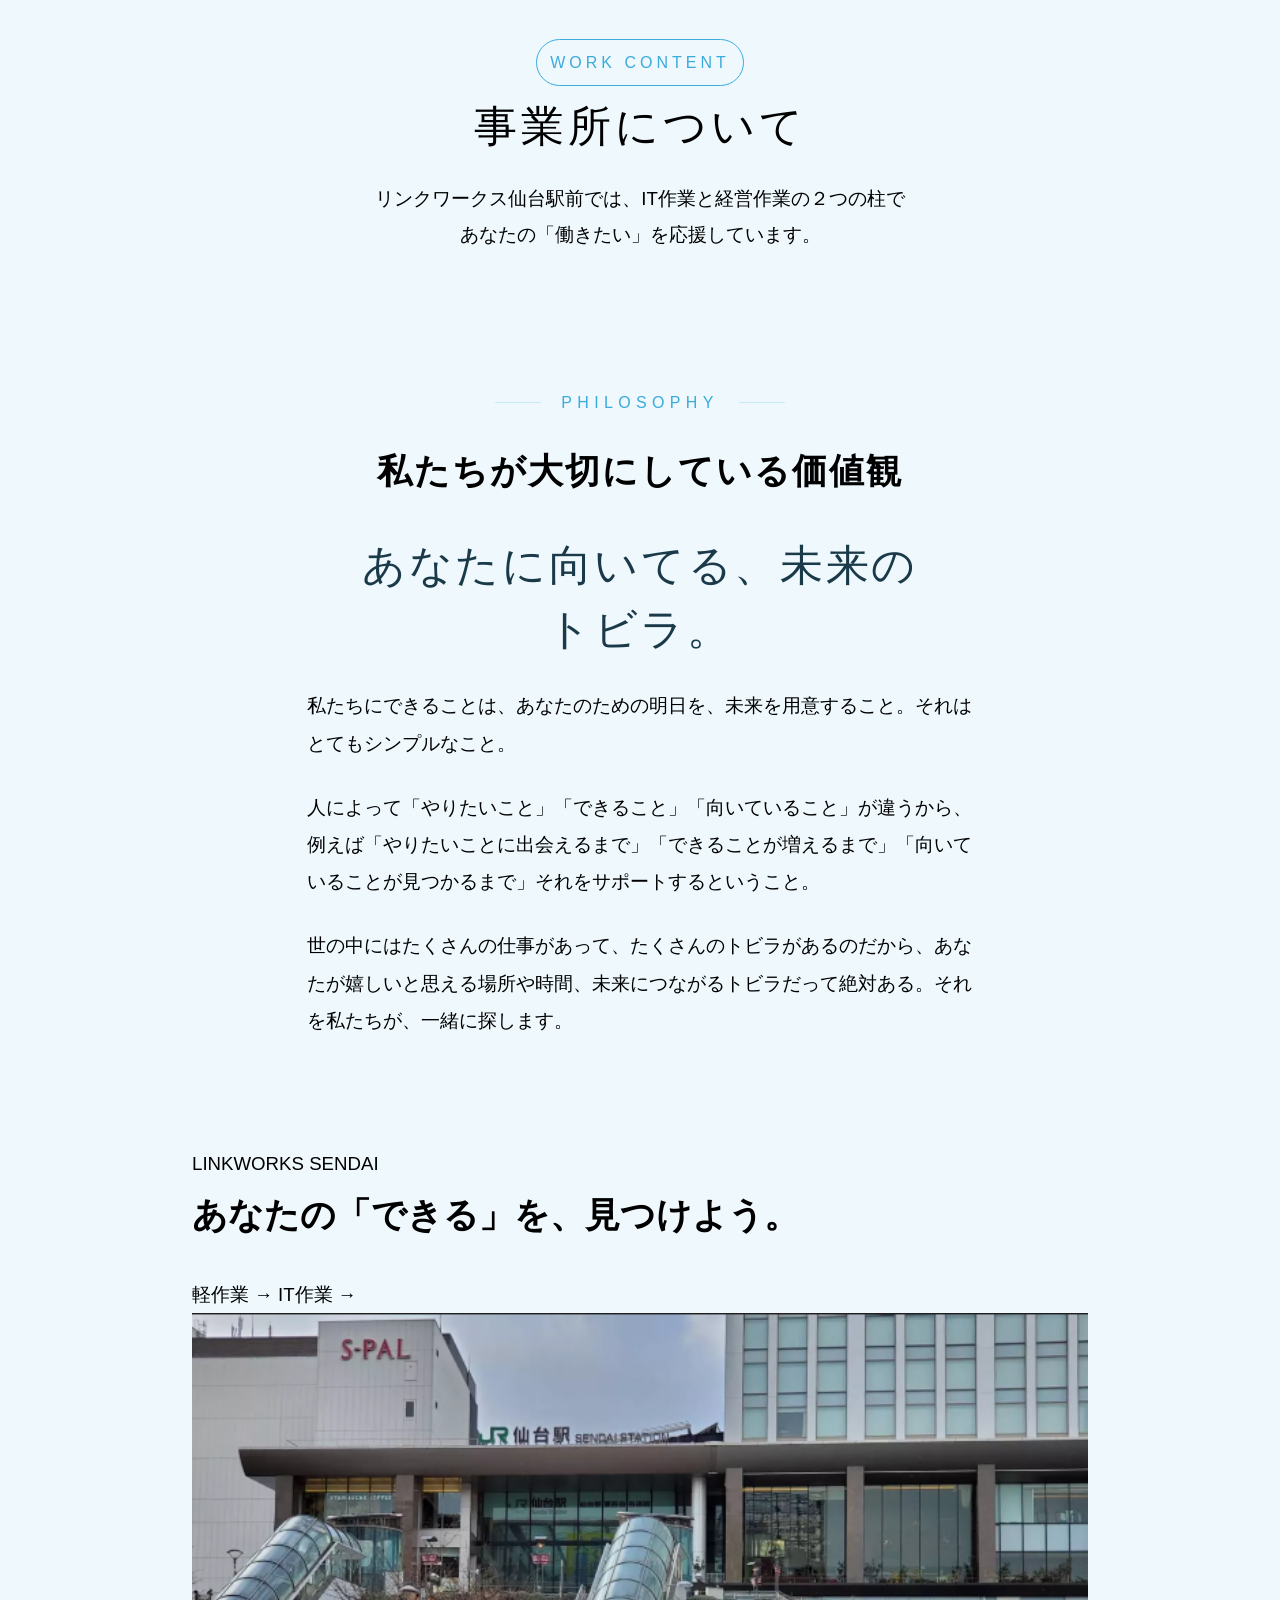
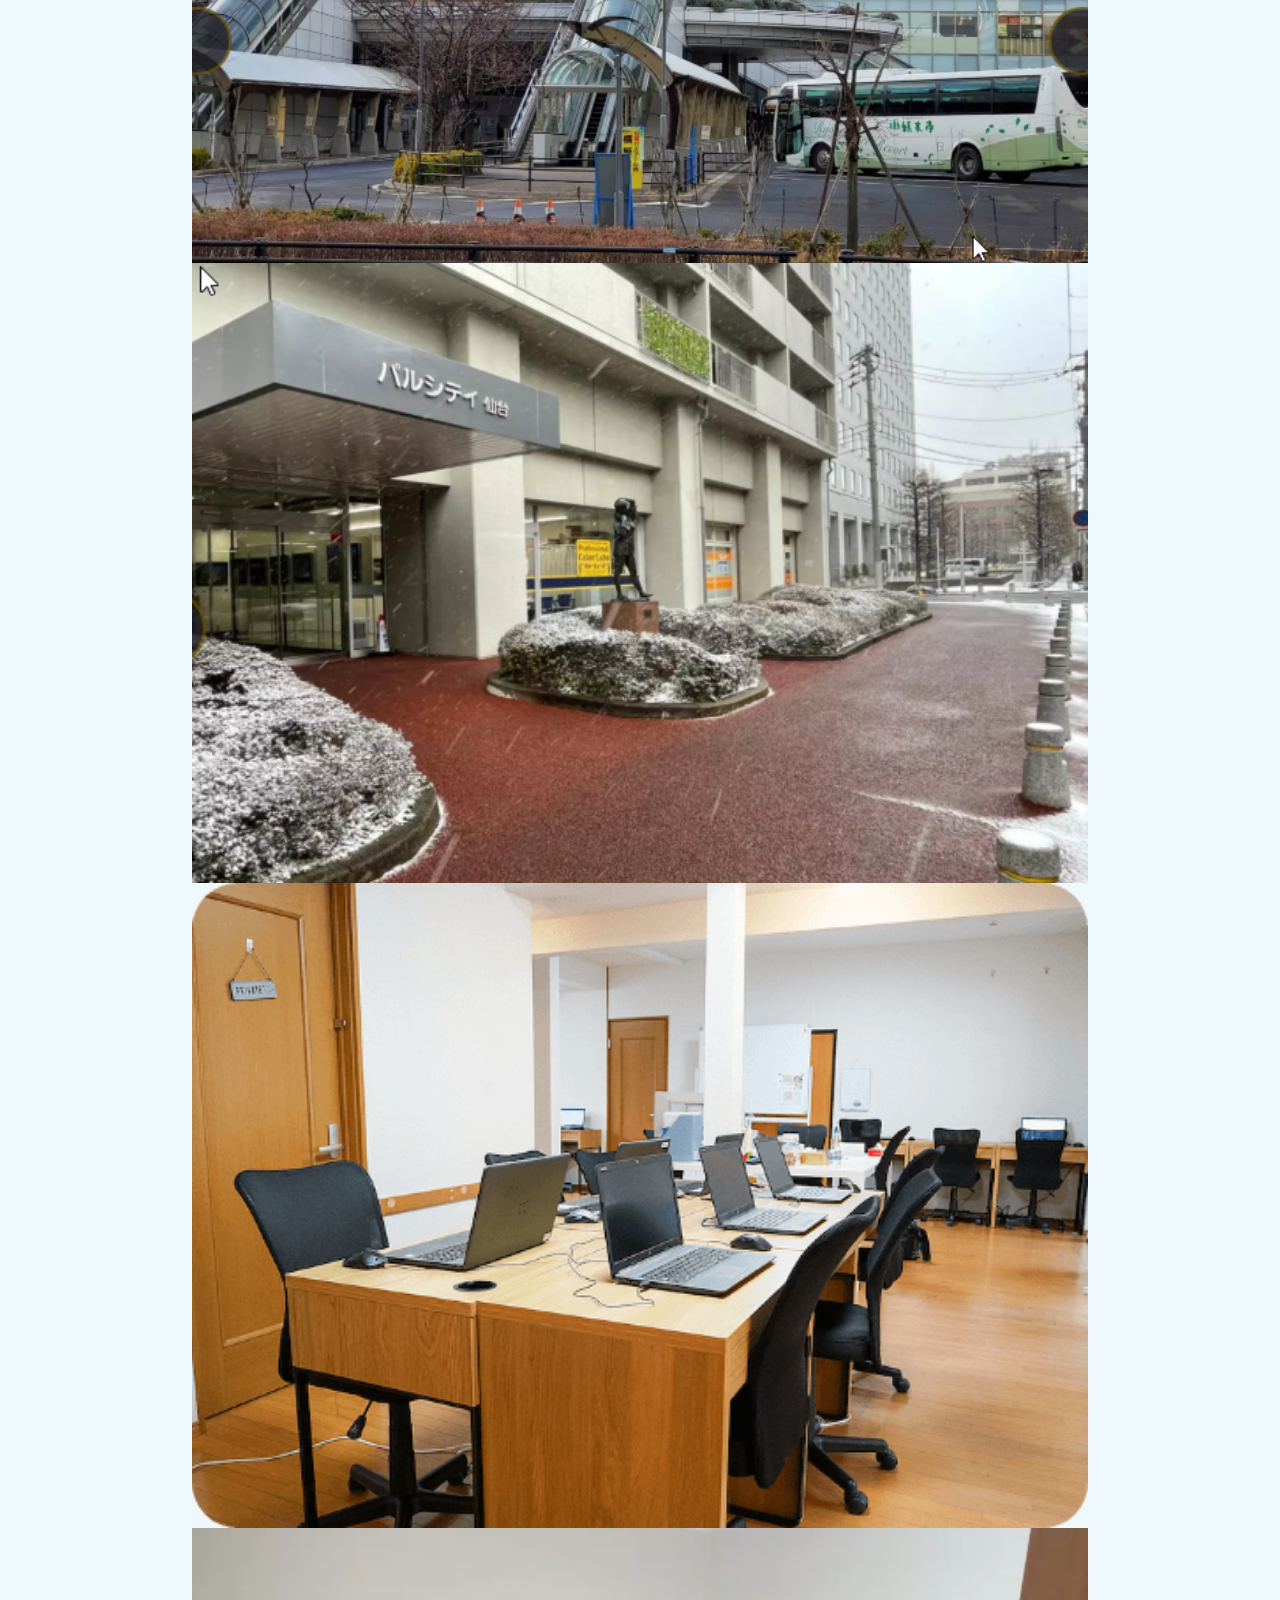
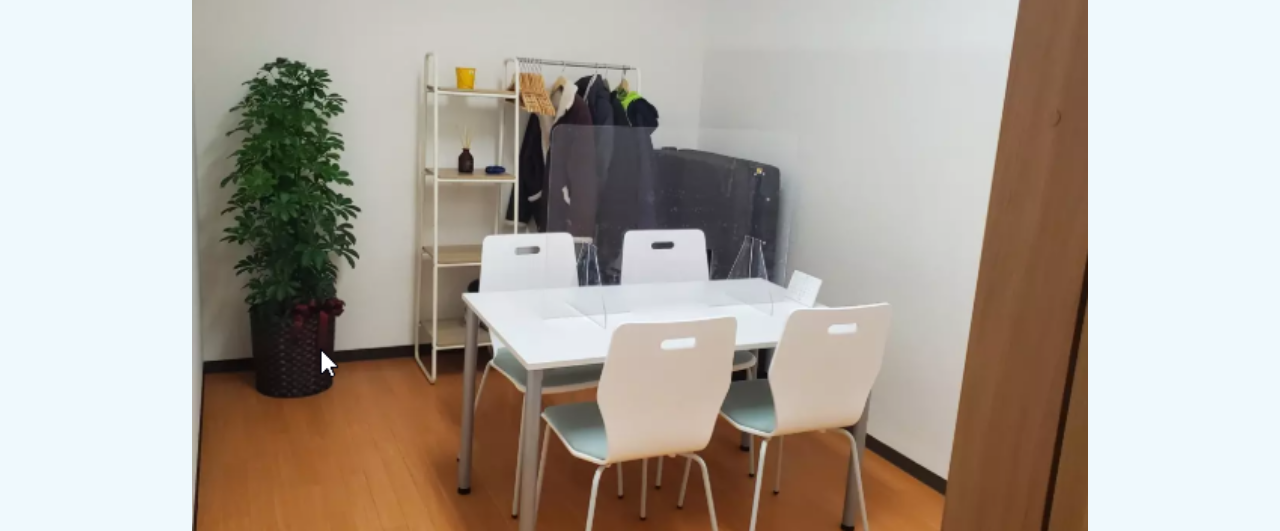
<file: index.html>
<!doctype html>
<html lang="ja">
  <head>
    <meta charset="UTF-8" />
    <meta name="viewport" content="width=device-width, initial-scale=1.0" />
    <title>リンクワークス | 就労継続支援事業所A型</title>
    <link rel="preconnect" href="https://fonts.googleapis.com" />
    <link rel="preconnect" href="https://fonts.gstatic.com" crossorigin />
    <link href="https://fonts.googleapis.com/css2?family=Zen+Maru+Gothic:wght@400;500;700&amp;display=swap" rel="stylesheet" />
    <link rel="stylesheet" href="css/reset.css" />
    <link rel="stylesheet" href="css/style.css" />
    <link rel="stylesheet" href="css/works.css" />
  </head>
  <body>
    <header></header>
    <main>
      <!-- ===============================================
       事業所について
       =============================================== -->
      <section class="works_area">
        <span class="work_label">WORK CONTENT</span>
        <h1 class="works_title">事業所について</h1>
        <p class="works_description">リンクワークス仙台駅前では、IT作業と経営作業の２つの柱で<br />あなたの「働きたい」を応援しています。</p>
      </section>
      <!-- ===============================================
       企業理念・価値観
       =============================================== -->
      <section class="philosophy_area">
        <span class="section_label">PHILOSOPHY</span>
        <h2 class="section_title">私たちが大切にしている価値観</h2>
        <p class="philosophy_catch">あなたに向いてる、未来の<br />トビラ。</p>
        <p class="philosophy_description">私たちにできることは、あなたのための明日を、未来を用意すること。それはとてもシンプルなこと。</p>
        <p class="philosophy_description">人によって「やりたいこと」「できること」「向いていること」が違うから、例えば「やりたいことに出会えるまで」「できることが増えるまで」「向いていることが見つかるまで」それをサポートするということ。</p>
        <p class="philosophy_description">世の中にはたくさんの仕事があって、たくさんのトビラがあるのだから、あなたが嬉しいと思える場所や時間、未来につながるトビラだって絶対ある。それを私たちが、一緒に探します。</p>
      </section>
      <!-- ===============================================
       作業リンク
       
       =============================================== -->
      <!-- 作業リンクセクション外枠【flex 横2列: テキスト側 + 画像側】 -->
      <section class="link_area">
        <!-- └ テキスト側（左） -->
        <div class="link_text">
          <span class="link_label">LINKWORKS SENDAI</span>
          <h2 class="link_title">あなたの「できる」を、見つけよう。</h2>
          <!-- ボタン外枠【flex 横2列: 軽作業ボタン + IT作業ボタン】 -->
          <div class="link_wrapper">
            <a class="link_button" href="light_works.html"
              >軽作業

              <span class="link_icon left_size">→</span>
            </a>
            <a class="link_button" href="it_works.html"
              >IT作業
              <span class="link_icon right_size">→</span>
            </a>
          </div>
        </div>
        <!-- └ 画像側（右） grid 2列-->
        <div class="link_grid">
          <img class="link_img" src="img/仙台駅.png" alt="PC作業スペースの写真" />
          <img class="link_img" src="img/東口リンクワークス.png" alt="軽作業スペースの写真" />
          <img class="link_img" src="img/デスク風景.png" alt="PC作業スペースの写真" />
          <img class="link_img" src="img/リンクワークス相談室.png" alt="軽作業スペースの写真" />
        </div>
      </section>
    </main>
    <script src="js/script.js"></script>
  </body>
</html>
</file>
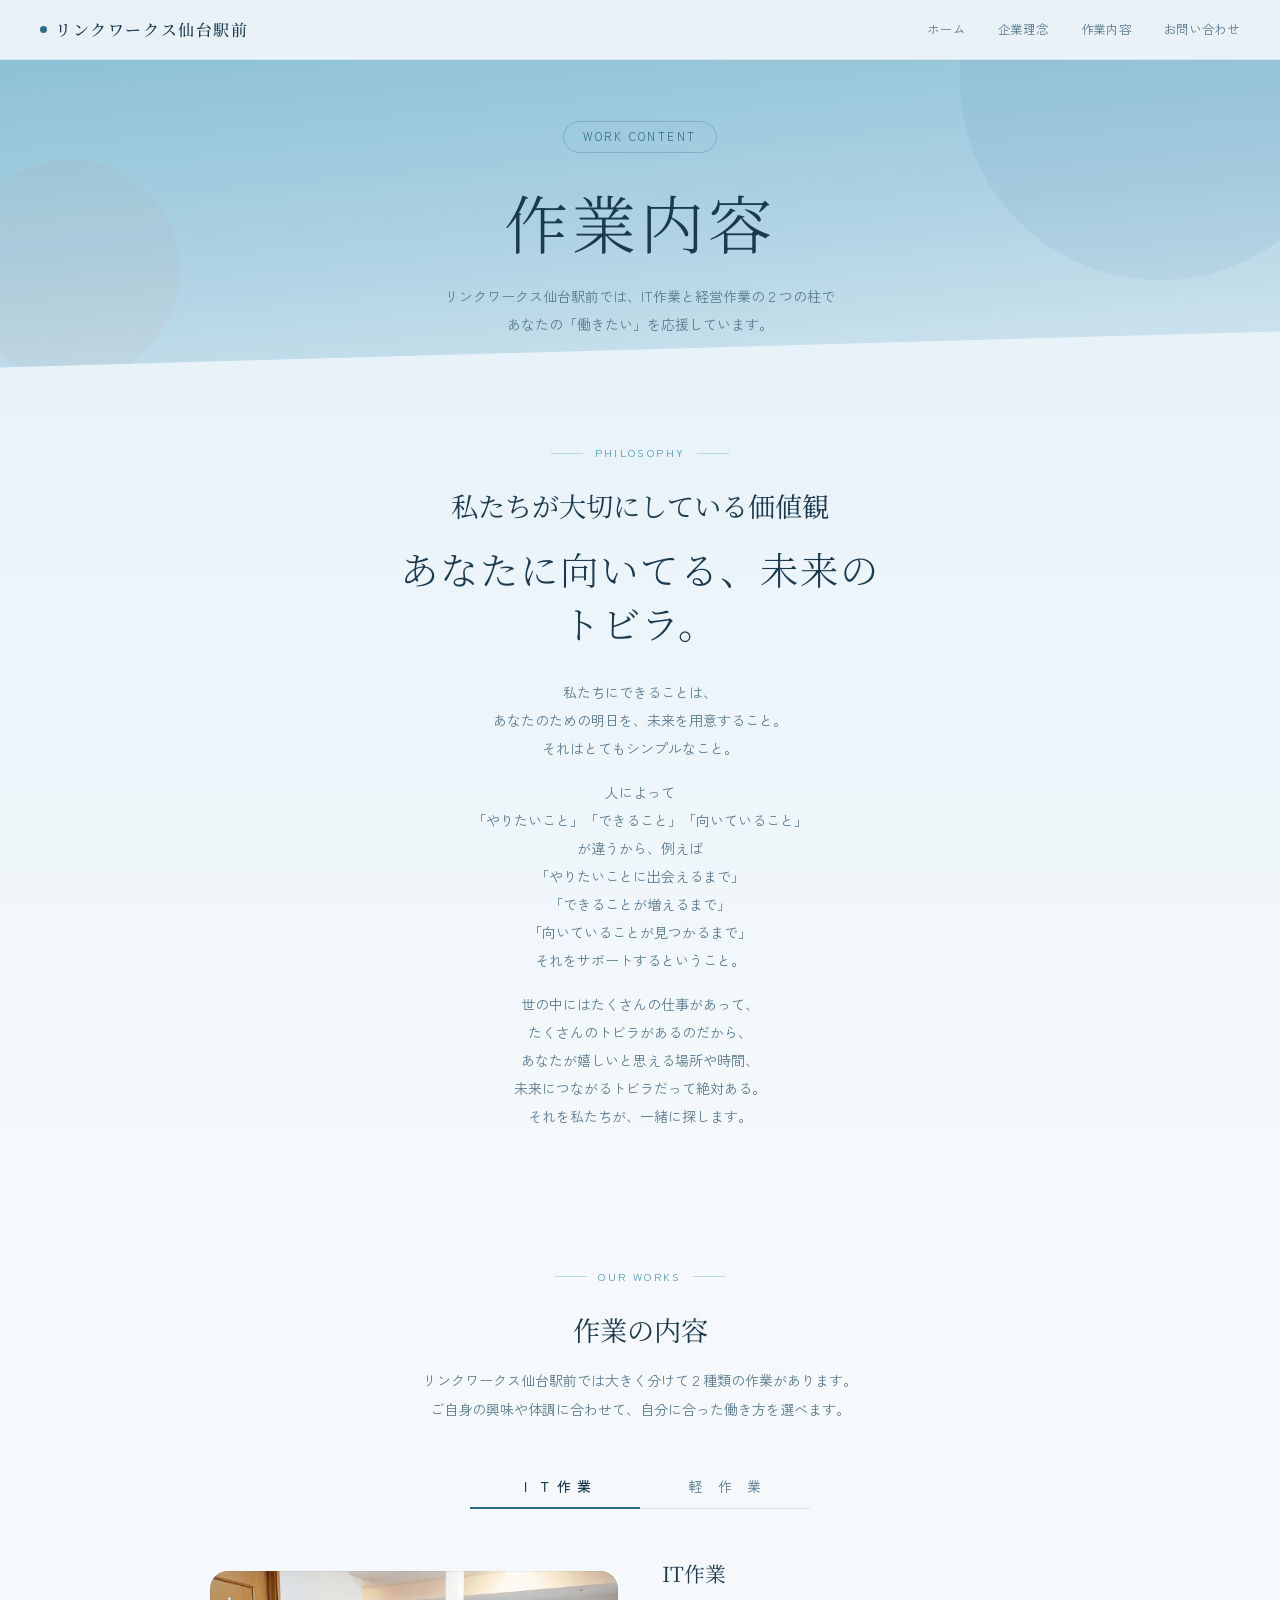
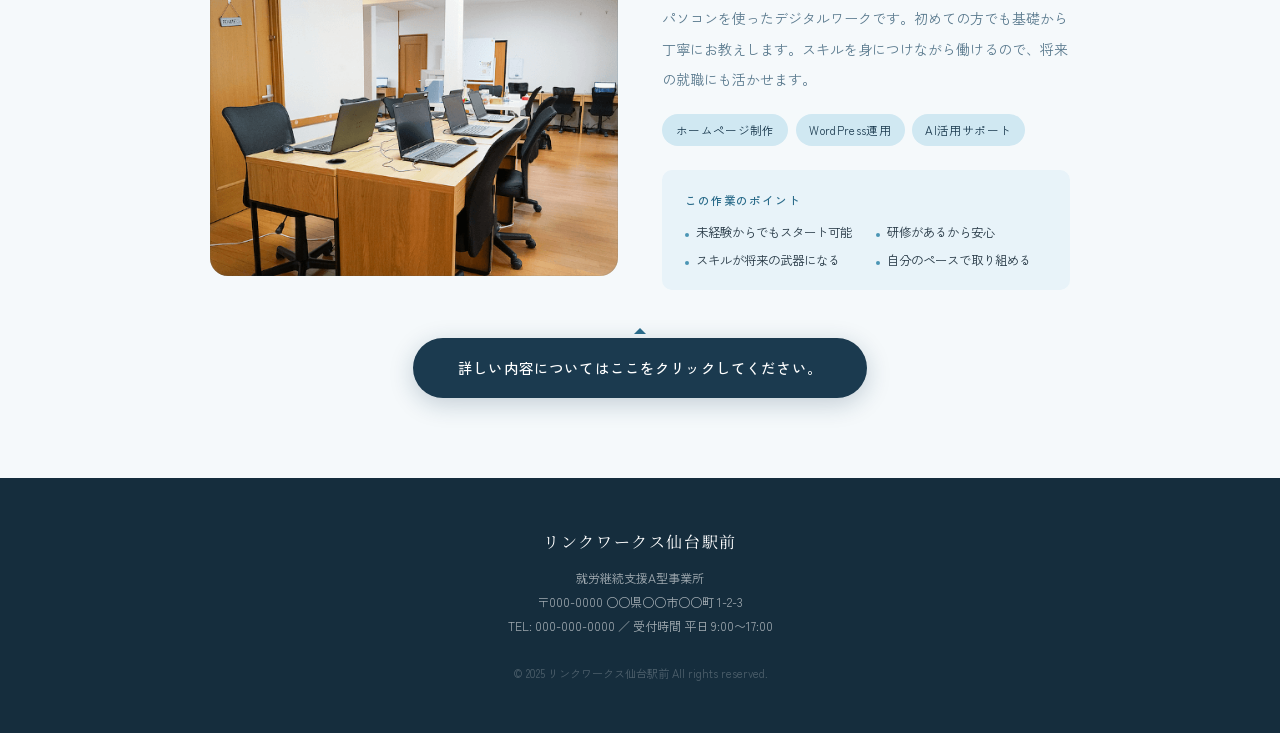
<file: サンプル/linkworks/index.html>
<!doctype html>
<html lang="ja">
  <head>
    <meta charset="UTF-8" />
    <meta name="viewport" content="width=device-width, initial-scale=1.0" />
    <title>作業内容 | リンクワークス仙台駅前 就労継続支援A型</title>
    <link href="https://fonts.googleapis.com/css2?family=Noto+Serif+JP:wght@300;400;500;600&family=Zen+Kaku+Gothic+New:wght@300;400;500;700&display=swap" rel="stylesheet" />
    <link rel="stylesheet" href="css/works_style.css" />
  </head>
  <body>
    <!-- HEADER -->
    <header>
      <a href="#" class="logo">
        <div class="logo-mark"></div>
        リンクワークス仙台駅前
      </a>
      <nav>
        <a href="#">ホーム</a>
        <a href="#philosophy">企業理念</a>
        <a href="#works">作業内容</a>
        <a href="#contact">お問い合わせ</a>
      </nav>
    </header>

    <!-- PAGE HERO -->
    <div class="page-hero">
      <div class="hero-deco hero-deco-1"></div>
      <div class="hero-deco hero-deco-2"></div>
      <div class="page-hero-label">WORK CONTENT</div>
      <h1>作業内容</h1>
      <p class="page-hero-sub">
        リンクワークス仙台駅前では、IT作業と経営作業の２つの柱で<br />
        あなたの「働きたい」を応援しています。
      </p>
    </div>

    <!-- SECTION: PHILOSOPHY -->
    <section class="philosophy" id="philosophy">
      <div class="inner">
        <div class="sec-label">PHILOSOPHY</div>
        <h2 class="sec-title">私たちが大切にしている価値観</h2>

        <div class="phil-message">
          <p class="phil-catch">あなたに向いてる、未来の<br />トビラ。</p>
          <p>私たちにできることは、<br />あなたのための明日を、未来を用意すること。<br />それはとてもシンプルなこと。</p>
          <p>人によって<br />「やりたいこと」「できること」「向いていること」<br />が違うから、例えば<br />「やりたいことに出会えるまで」<br />「できることが増えるまで」<br />「向いていることが見つかるまで」<br />それをサポートするということ。</p>
          <p>世の中にはたくさんの仕事があって、<br />たくさんのトビラがあるのだから、<br />あなたが嬉しいと思える場所や時間、<br />未来につながるトビラだって絶対ある。<br />それを私たちが、一緒に探します。</p>
        </div>
      </div>
    </section>

    <!-- SECTION 3: WORKS -->
    <section class="works" id="works">
      <div class="inner">
        <div class="sec-label">OUR WORKS</div>
        <h2 class="sec-title">作業の内容</h2>
        <p class="sec-desc">
          リンクワークス仙台駅前では大きく分けて２種類の作業があります。<br />
          ご自身の興味や体調に合わせて、自分に合った働き方を選べます。
        </p>

        <!-- タブボタン -->
        <div class="tabs" role="tablist">
          <button class="tab-btn active" role="tab" data-tab="it">Ｉ Ｔ 作 業</button>
          <button class="tab-btn" role="tab" data-tab="light">軽　作　業</button>
        </div>

        <!-- IT作業 パネル -->
        <div class="tab-panel active" id="panel-it">
          <div class="work-row">
            <div class="work-img-wrap">
              <!-- ★ IT作業の画像をここに差し替えてください -->
              <a href="it_works.html">
                <img src="img/デスク風景.png" class="work-img" alt="IT作業の様子" />
              </a>
            </div>
            <div class="work-info">
              <h3>IT作業</h3>
              <p>パソコンを使ったデジタルワークです。初めての方でも基礎から丁寧にお教えします。スキルを身につけながら働けるので、将来の就職にも活かせます。</p>
              <div class="work-tags">
                <span class="work-tag">ホームページ制作</span>
                <span class="work-tag">WordPress運用</span>
                <span class="work-tag">AI活用サポート</span>
              </div>
              <div class="work-points">
                <div class="work-points-title">この作業のポイント</div>
                <ul class="work-points-list">
                  <li>未経験からでもスタート可能</li>
                  <li>研修があるから安心</li>
                  <li>スキルが将来の武器になる</li>
                  <li>自分のペースで取り組める</li>
                </ul>
              </div>
            </div>
          </div>
        </div>

        <!-- 軽作業 パネル -->
        <div class="tab-panel" id="panel-light">
          <div class="work-row">
            <div class="work-img-wrap">
              <img class="work-img" src="img/軽作業作業風景_l.jpg" alt="軽作業の様子" />
            </div>
            <div class="work-info">
              <h3>軽作業</h3>
              <p>体を動かしながら、集中して取り組める作業です。手先を使う仕事が好きな方、コツコツと丁寧な作業が得意な方に向いています。難しいスキルは必要ありません。</p>
              <div class="work-tags">
                <span class="work-tag">封入・梱包作業</span>
                <span class="work-tag">仕分け・ピッキング</span>
                <span class="work-tag">シール貼り</span>
                <span class="work-tag">組み立て作業</span>
                <span class="work-tag">検品・数量確認</span>
              </div>
              <div class="work-points">
                <div class="work-points-title">この作業のポイント</div>
                <ul class="work-points-list">
                  <li>特別なスキルは不要</li>
                  <li>体を動かしながら働ける</li>
                  <li>達成感を得やすい</li>
                  <li>チームで協力して取り組む</li>
                </ul>
              </div>
            </div>
          </div>
        </div>
      </div>

      <!-- 詳細リンク 吹き出し -->
      <div class="works-balloon">
        <a href="it_works.html" class="balloon-btn">詳しい内容についてはここをクリックしてください。</a>
      </div>
    </section>


    <!-- FOOTER -->
    <footer>
      <div class="footer-logo">リンクワークス仙台駅前</div>
      <p>
        就労継続支援A型事業所<br />
        〒000-0000 ○○県○○市○○町 1-2-3<br />
        TEL: 000-000-0000 ／ 受付時間 平日 9:00〜17:00
      </p>
      <p class="footer-copy">© 2025 リンクワークス仙台駅前 All rights reserved.</p>
    </footer>

    <script src="js/works_script.js"></script>
  </body>
</html>
</file>
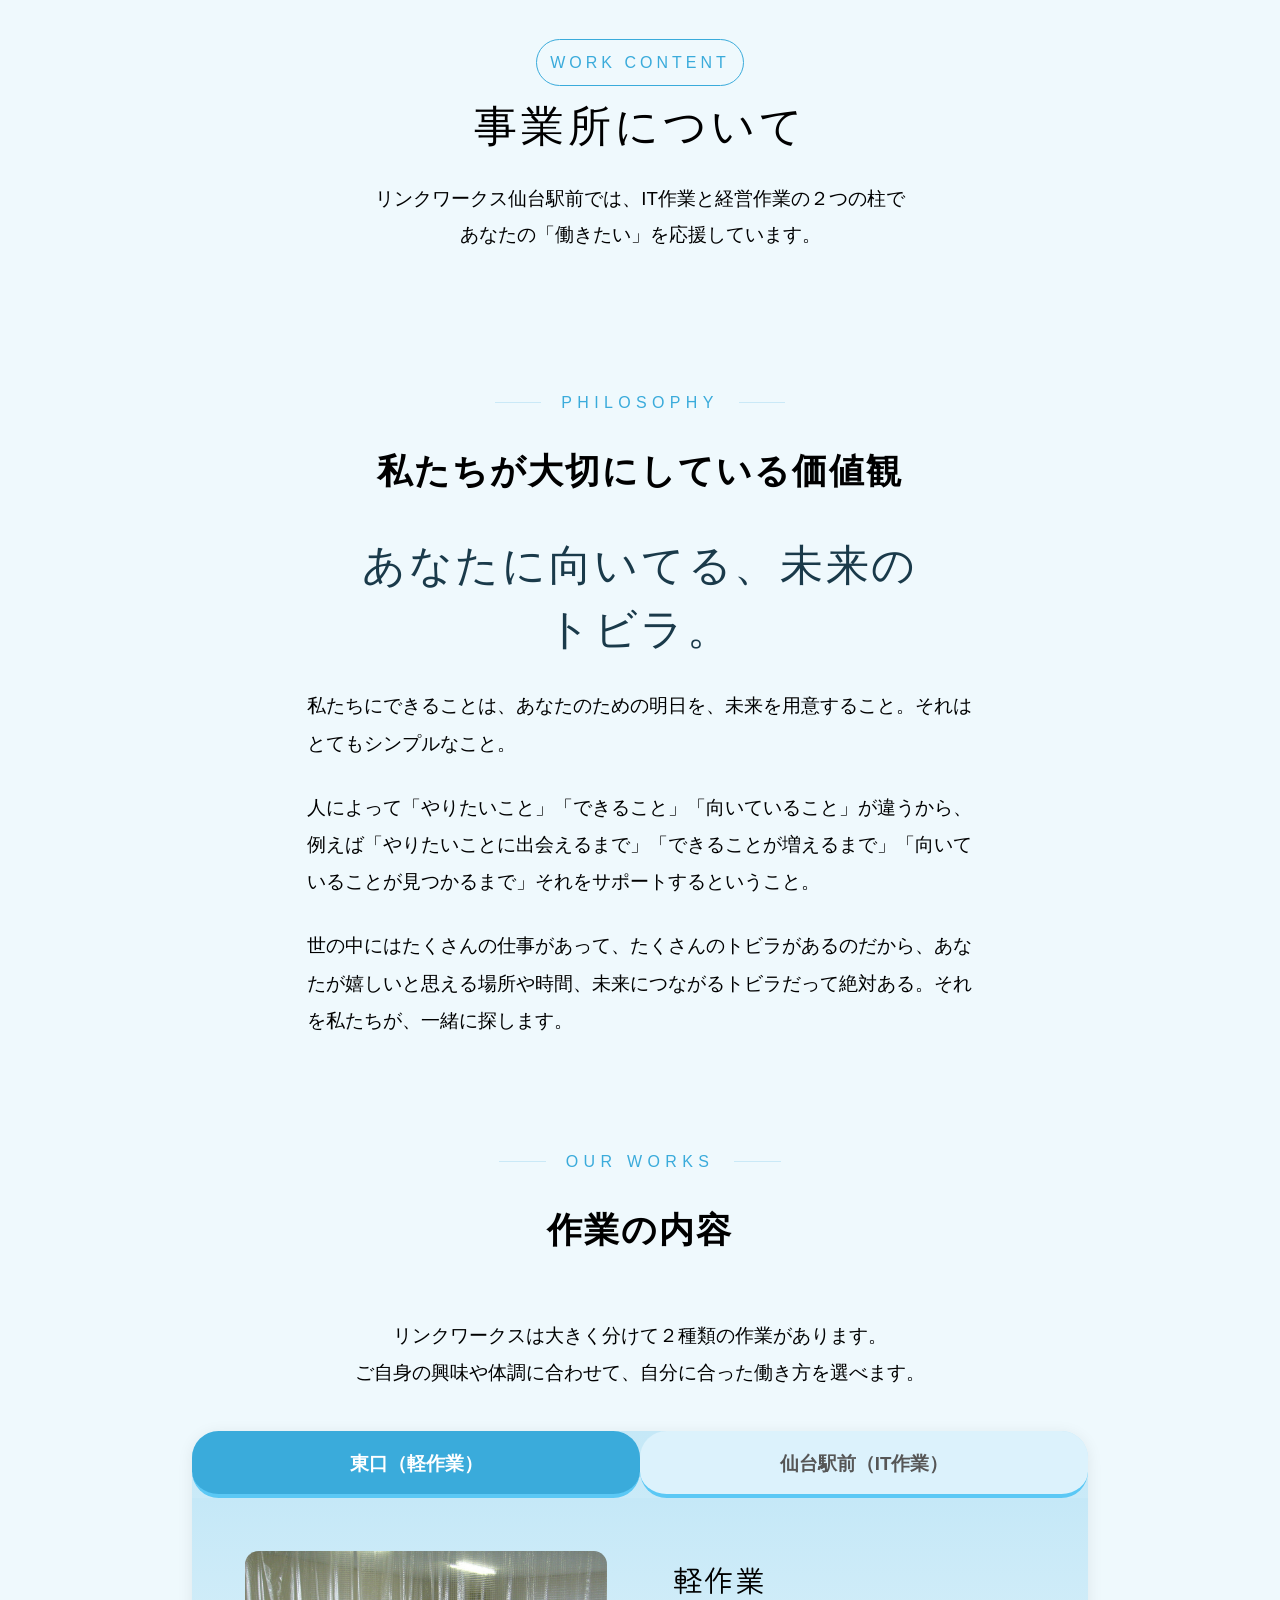
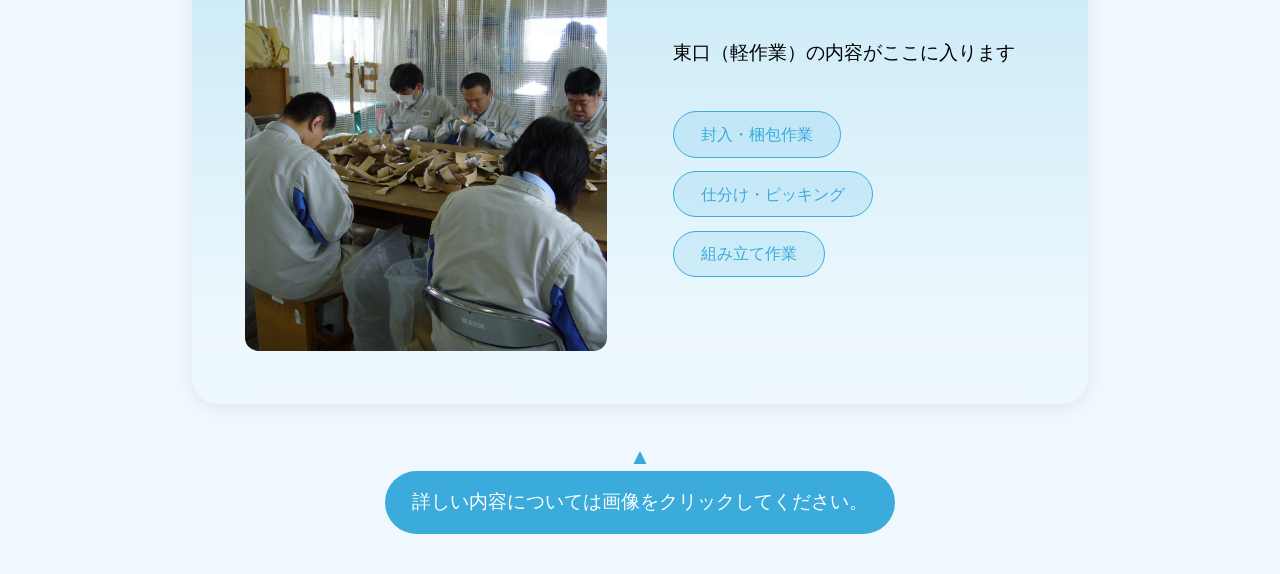
<file: indexスタディオ前.html>
<!doctype html>
<html lang="ja">
  <head>
    <meta charset="UTF-8" />
    <meta name="viewport" content="width=device-width, initial-scale=1.0" />
    <title>リンクワークス | 就労継続支援事業所A型</title>
    <link rel="preconnect" href="https://fonts.googleapis.com" />
    <link rel="preconnect" href="https://fonts.gstatic.com" crossorigin />
    <link href="https://fonts.googleapis.com/css2?family=Zen+Maru+Gothic:wght@400;500;700&amp;display=swap" rel="stylesheet" />
    <link rel="stylesheet" href="css/reset.css" />
    <link rel="stylesheet" href="css/style.css" />
    <link rel="stylesheet" href="css/works.css" />
  </head>
  <body>
    <header></header>
    <main>
      <!-- ===============================================
       事業所について
       =============================================== -->
      <section class="works_area">
        <span class="work_label">WORK CONTENT</span>
        <h1 class="works_title">事業所について</h1>
        <p class="works_description">リンクワークス仙台駅前では、IT作業と経営作業の２つの柱で<br />あなたの「働きたい」を応援しています。</p>
      </section>
      <!-- ===============================================
       企業理念・価値観
       =============================================== -->
      <section class="philosophy_area">
        <span class="section_label">PHILOSOPHY</span>
        <h2 class="section_title">私たちが大切にしている価値観</h2>
        <p class="philosophy_catch">あなたに向いてる、未来の<br />トビラ。</p>
        <p class="philosophy_description">私たちにできることは、あなたのための明日を、未来を用意すること。それはとてもシンプルなこと。</p>
        <p class="philosophy_description">人によって「やりたいこと」「できること」「向いていること」が違うから、例えば「やりたいことに出会えるまで」「できることが増えるまで」「向いていることが見つかるまで」それをサポートするということ。</p>
        <p class="philosophy_description">世の中にはたくさんの仕事があって、たくさんのトビラがあるのだから、あなたが嬉しいと思える場所や時間、未来につながるトビラだって絶対ある。それを私たちが、一緒に探します。</p>
      </section>
      <!-- ===============================================
       作業内容
       =============================================== -->
      <section class="works_tab_area">
        <span class="section_label">OUR WORKS</span>
        <h2 class="section_title">作業の内容</h2>
        <p class="works_tab_description">リンクワークスは大きく分けて２種類の作業があります。<br />ご自身の興味や体調に合わせて、自分に合った働き方を選べます。</p>

        <!-- タブ切り替えエリア -->
        <div class="tabs">
          <input id="all" type="radio" name="tab_item" checked />
          <label class="tab_item" for="all">東口（軽作業）</label>
          <input id="programming" type="radio" name="tab_item" />
          <label class="tab_item" for="programming">仙台駅前（IT作業）</label>
          <div class="tab_content" id="all_content">
            <a class="work_link" href="light_works.html">
              <div class="works_content">
                <img class="works_image" src="img/軽作業風景_1.jpg" alt="軽作業の作業風景" />
                <div class="works_content_text">
                  <h3 class="works_tab_title">軽作業</h3>
                  <p class="works_tab_description">東口（軽作業）の内容がここに入ります</p>
                  <div class="works_tab_wrapper">
                    <span class="works_tab_item">封入・梱包作業</span>
                    <span class="works_tab_item">仕分け・ピッキング</span>
                    <span class="works_tab_item">組み立て作業</span>
                  </div>
                </div>
              </div>
            </a>
          </div>
          <div class="tab_content" id="programming_content">
            <a class="work_link" href="it_works.html">
              <div class="works_content">
                <img class="works_image" src="img/IT作業風景.jpg" alt="IT作業の作業風景" />
                <div class="works_content_text">
                  <h3 class="works_tab_title">IT作業</h3>
                  <p class="works_tab_description">パソコンを使ったIT作業です。ホームページ制作やWordPress運用をします。</p>
                  <div class="works_tab_wrapper">
                    <span class="works_tab_item">ホームページ制作</span>
                    <span class="works_tab_item">WordPress運用</span>
                    <span class="works_tab_item">AI活用サポート</span>
                  </div>
                </div>
              </div>
            </a>
          </div>
        </div>
        <!-- ⚠ REVIEW: クリック可能な要素が `<span>` であり、スクリーンリーダーで認識しづらい → 修正例: `<button type="button">詳しい内容については画像をクリックしてください。</button>` -->
        <span class="works_tab_button">詳しい内容については画像をクリックしてください。</span>
      </section>
    </main>
    <script src="js/script.js"></script>
  </body>
</html>
</file>
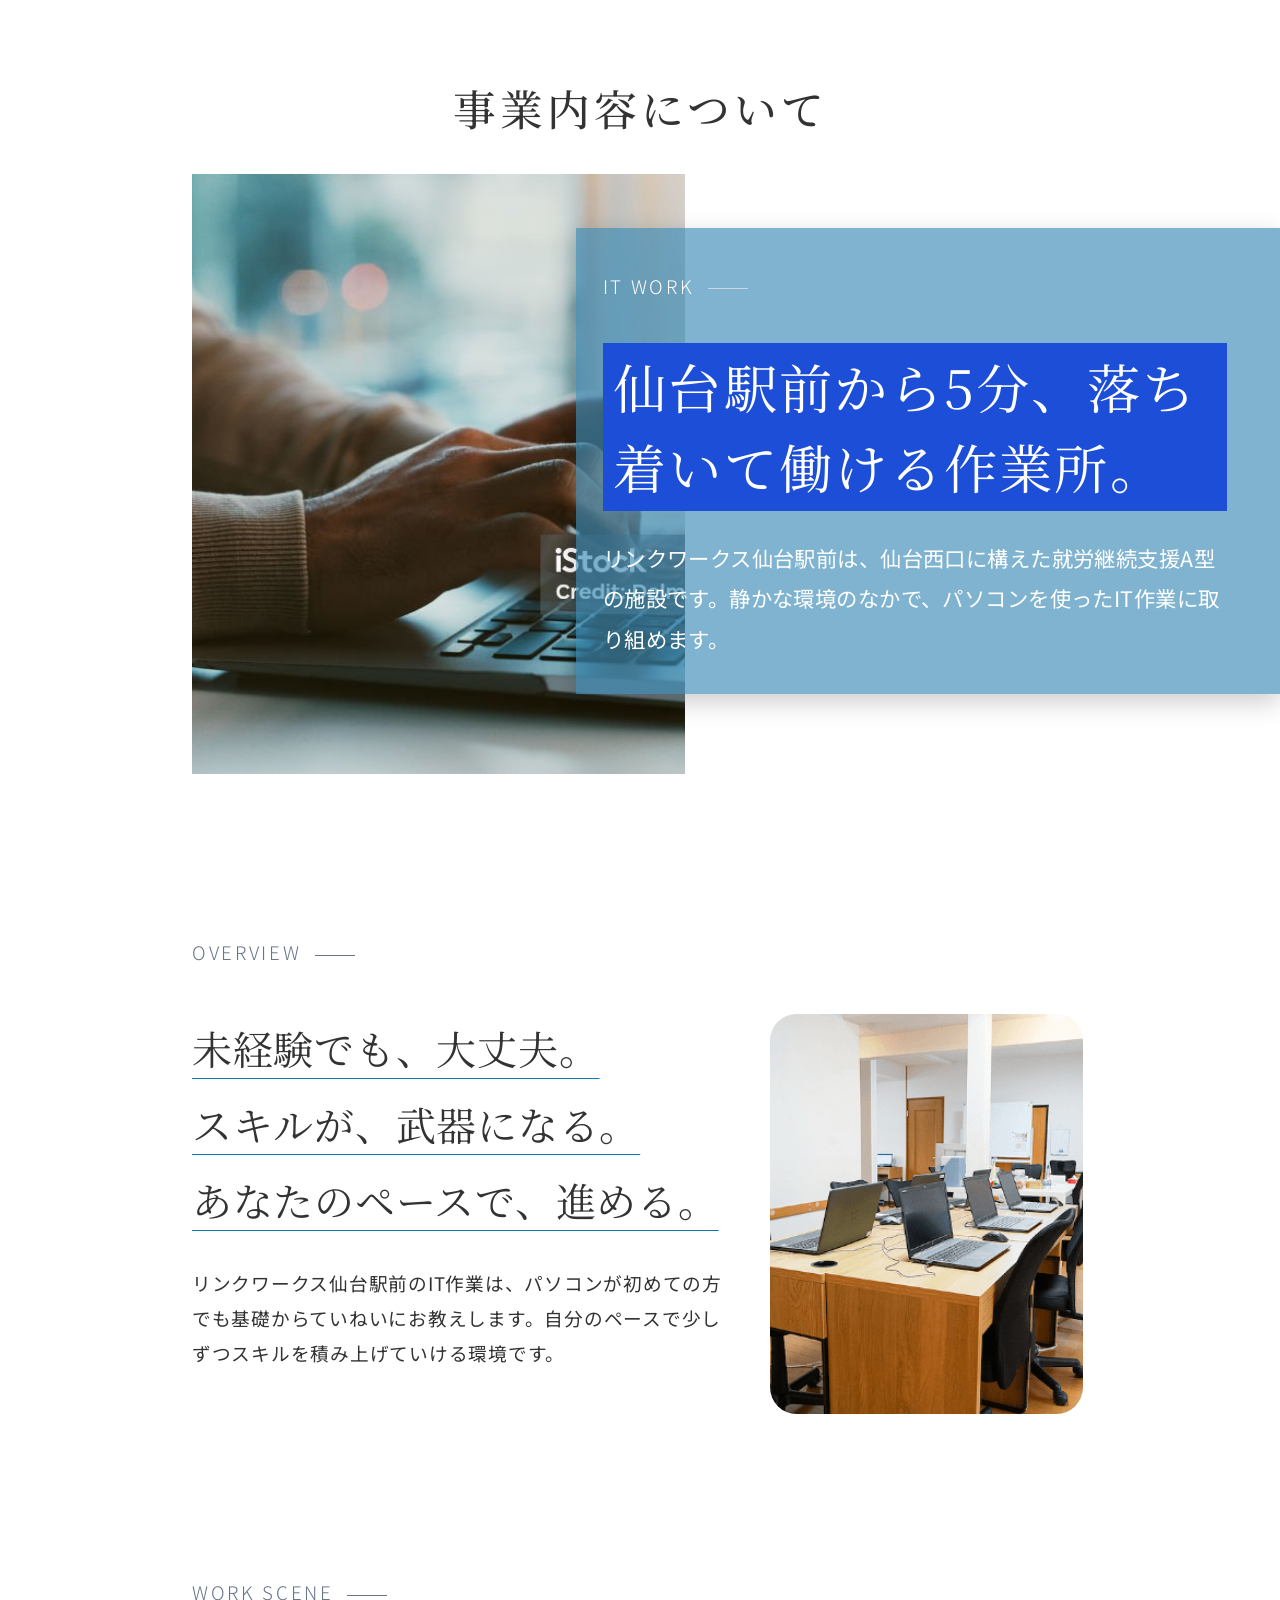
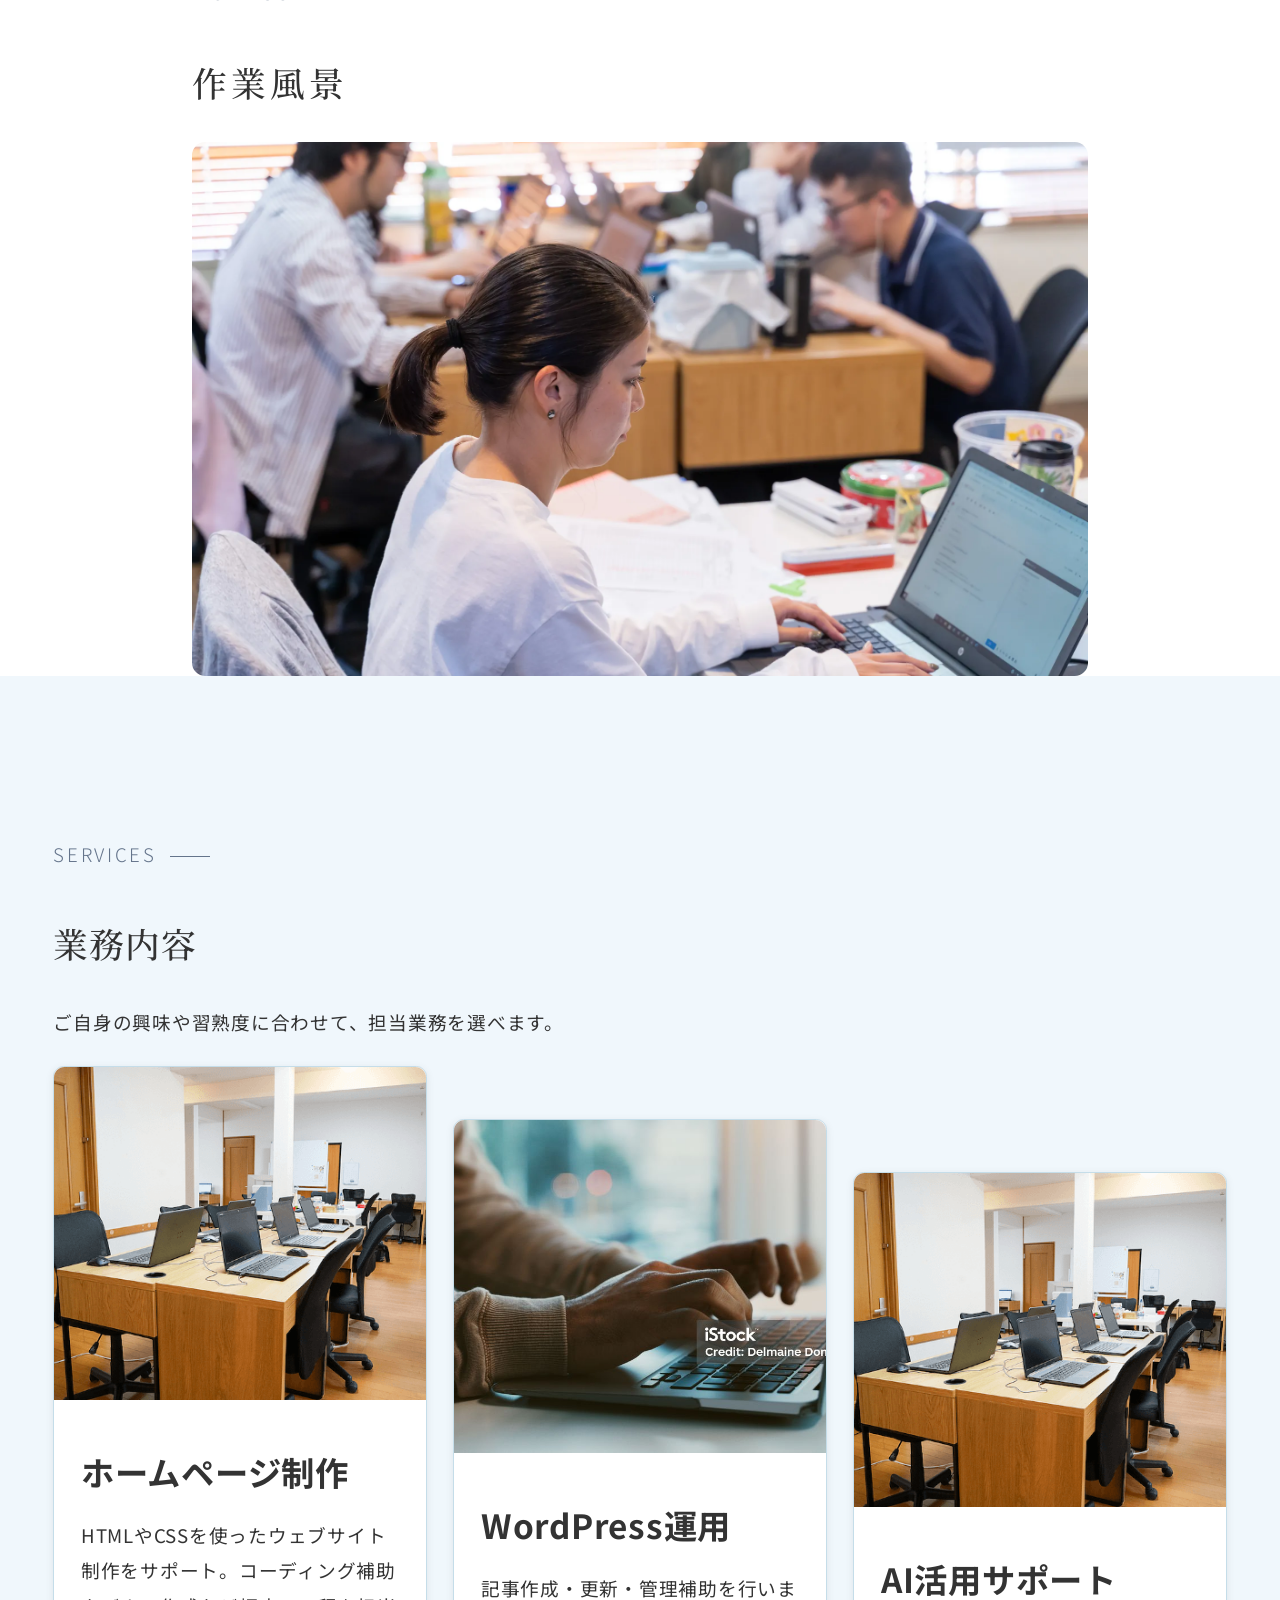
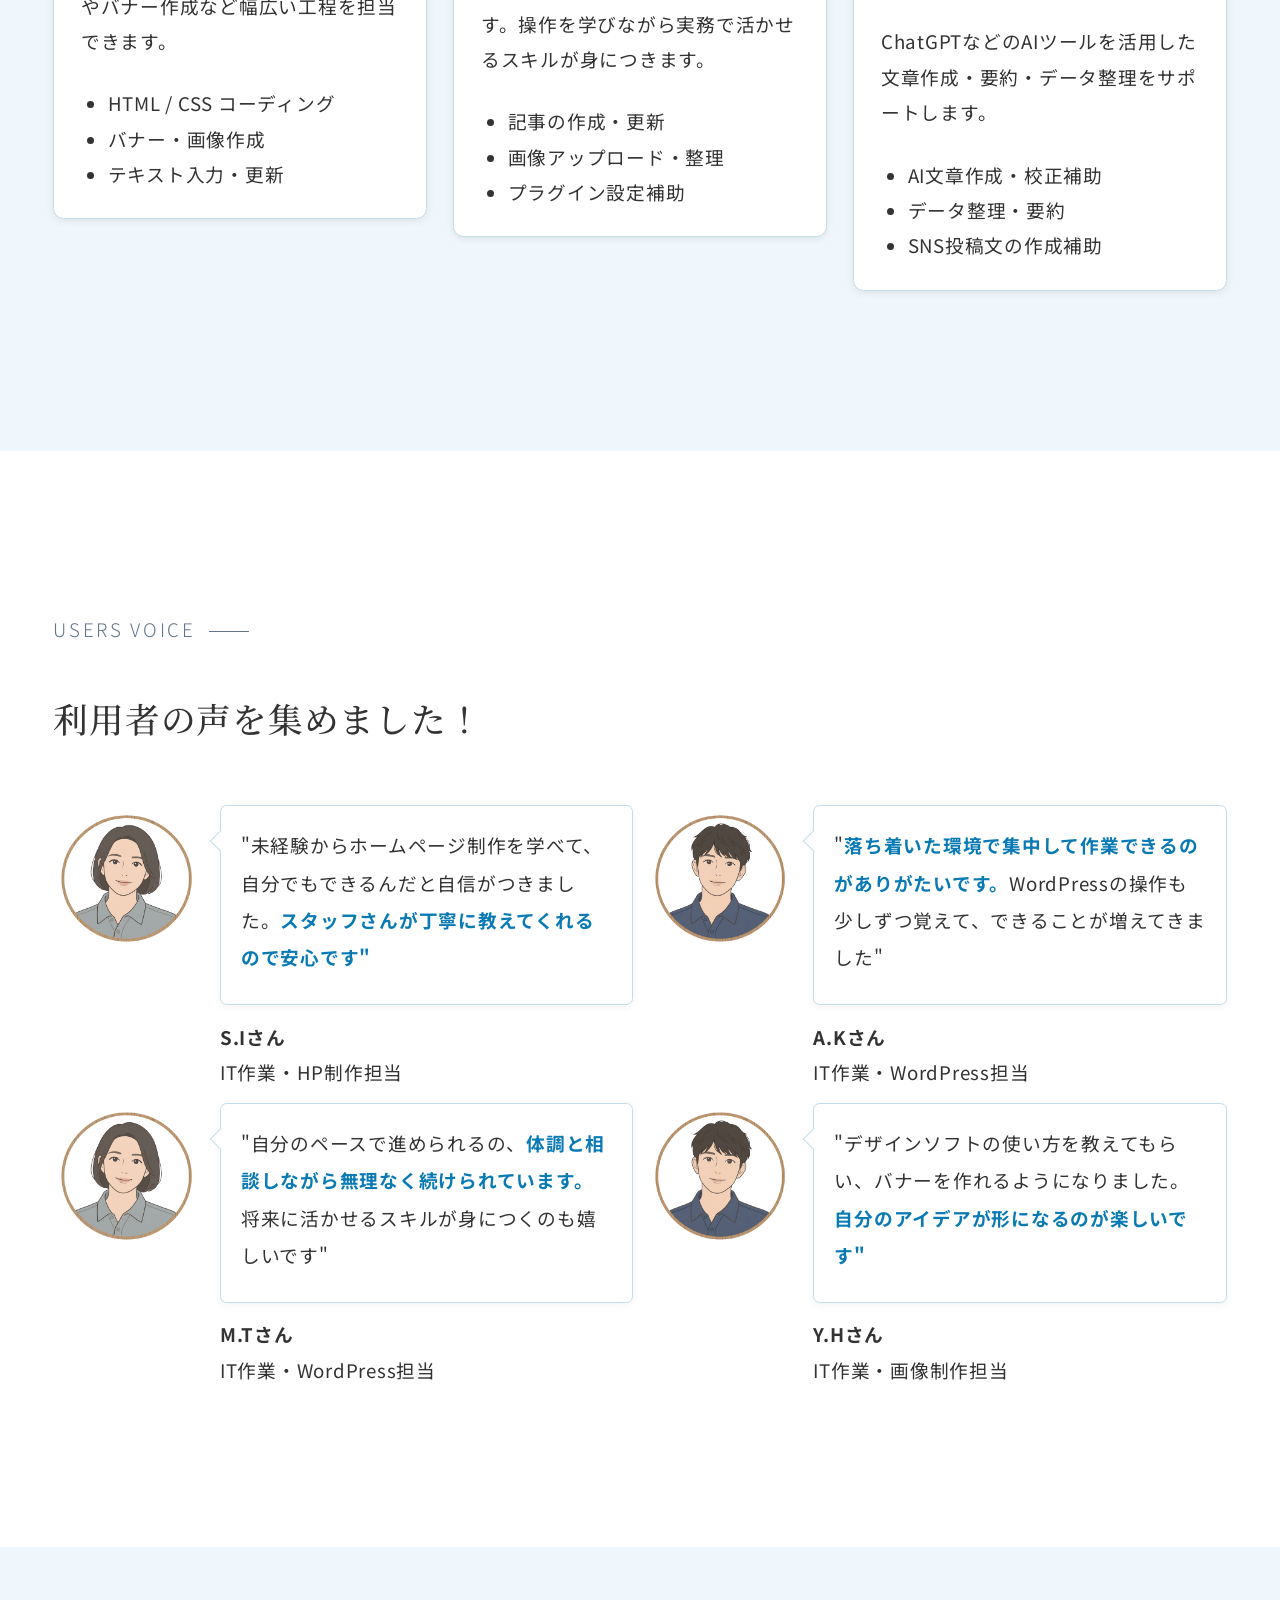
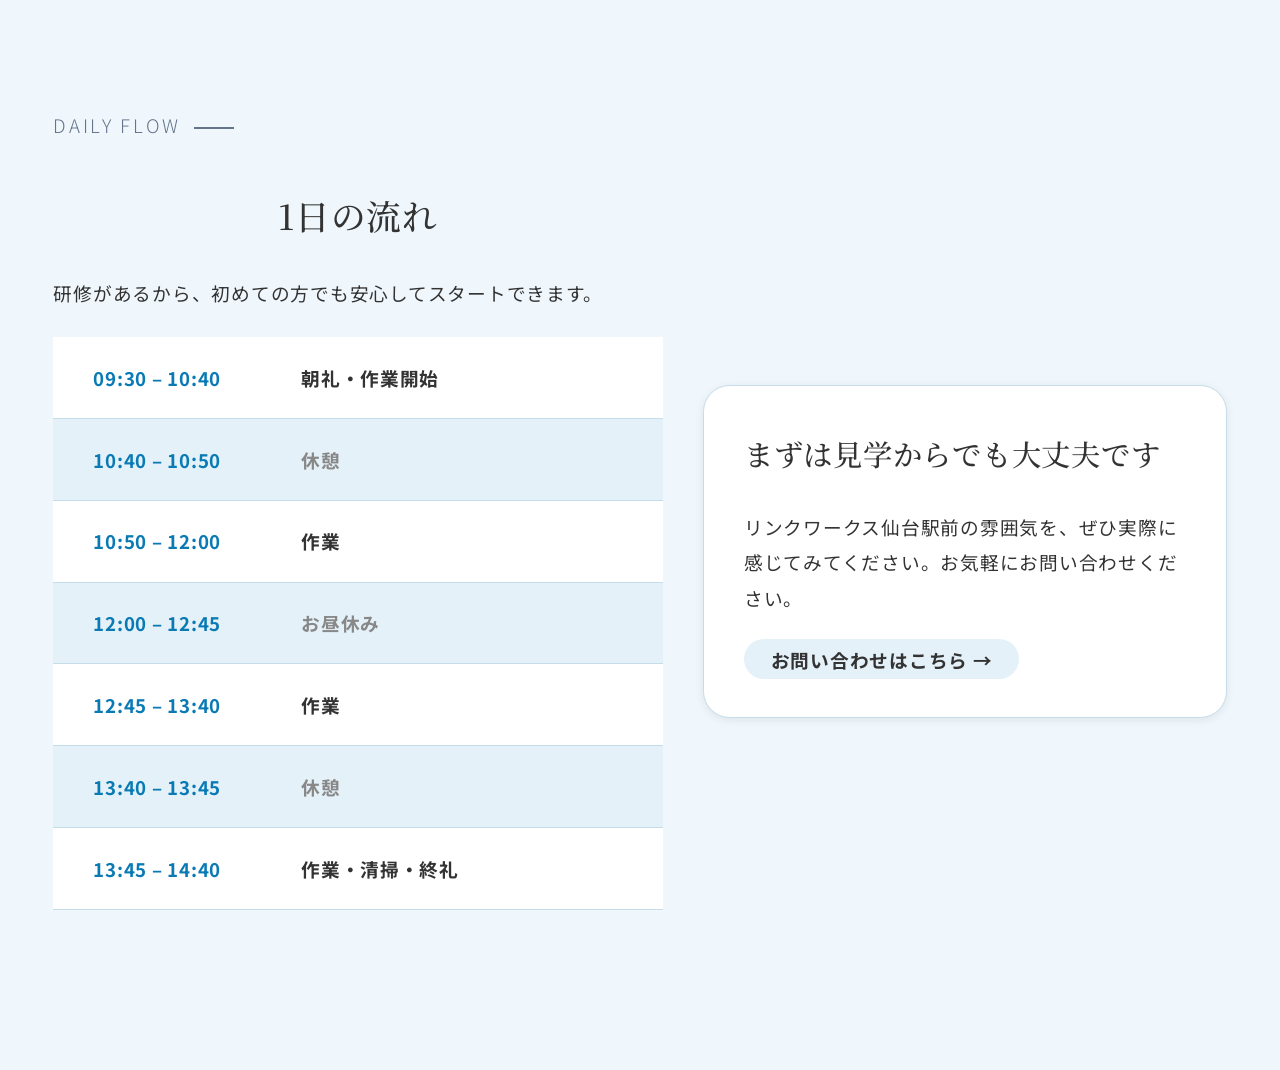
<file: it_works.html>
<!doctype html>
<html lang="ja">
  <head>
    <meta charset="UTF-8" />
    <meta name="viewport" content="width=device-width, initial-scale=1.0" />
    <title>IT作業について | リンクワークス仙台駅前</title>
    <link rel="preconnect" href="https://fonts.googleapis.com" />
    <link rel="preconnect" href="https://fonts.gstatic.com" crossorigin />
    <link href="https://fonts.googleapis.com/css2?family=Noto+Sans+JP:wght@300;400;500;700&amp;family=Noto+Serif+JP:wght@400;500;600;700&amp;family=Zen+Maru+Gothic:wght@400;500;700&amp;display=swap" rel="stylesheet" />
    <link rel="stylesheet" href="css/reset.css" />
    <link rel="stylesheet" href="css/style.css" />
    <link rel="stylesheet" href="css/it_light_works.css" />
  </head>
  <body>
    <header></header>
    <main>
      <!-- ===============================================
       メインビジュアル（画像＋パネル重ね）
       ============================================== -->
      <section class="hero_area">
        <h1 class="hero_title">事業内容について</h1>
        <img class="hero_image fade-up-el" src="img/IT作業風景.jpg" alt="デスク風景" />
        <!-- └ コンテンツ側（右） -->
        <div class="hero_content">
          <span class="main_label">IT WORK</span>
          <h2 class="hero_message">仙台駅前から5分、落ち着いて働ける作業所。</h2>
          <p class="hero_description">リンクワークス仙台駅前は、仙台西口に構えた就労継続支援A型の施設です。静かな環境のなかで、パソコンを使ったIT作業に取り組めます。</p>
        </div>
      </section>
      <!-- ===============================================
       OVERVIEW【flex 横2列: テキスト側 + 画像側】
       =============================================== -->
      <section class="overview_area">
        <!-- └ テキスト側（左） -->
        <div class="overview_content">
          <span class="main_label">OVERVIEW</span>
          <h2 class="overview_title">未経験でも、大丈夫。<br />スキルが、武器になる。<br />あなたのペースで、進める。</h2>
          <p class="overview_description">リンクワークス仙台駅前のIT作業は、パソコンが初めての方でも基礎からていねいにお教えします。自分のペースで少しずつスキルを積み上げていける環境です。</p>
        </div>
        <!-- └ 画像側（右） -->
        <img class="overview_img" src="img/デスク風景.png" alt="落ち着いた雰囲気のPC作業スペース" />
      </section>
      <!-- ===============================================
       作業風景
       =============================================== -->
      <section class="work_area">
        <span class="main_label">WORK SCENE</span>
        <h2 class="work_title">作業風景</h2>
        <img class="work_img" src="img/IT作業風景（ココア）.png" alt="" />
      </section>
      <!-- ===============================================
       業務内容
       =============================================== -->
      <section class="service_area">
        <span class="main_label">SERVICES</span>
        <h2 class="service_title">業務内容</h2>
        <p class="service_lead">ご自身の興味や習熟度に合わせて、担当業務を選べます。</p>
        <!-- └ カードラッパー【flex 横3列: カード】 -->
        <div class="service_wrapper">
          <!-- └ カード -->
          <div class="service_item">
            <img class="service_img" src="img/デスク風景.png" alt="ホームページ制作の作業風景" />
            <h3 class="service_item_title">ホームページ制作</h3>
            <p class="service_item_description">HTMLやCSSを使ったウェブサイト制作をサポート。コーディング補助やバナー作成など幅広い工程を担当できます。</p>
            <ul class="service_list">
              <li>HTML / CSS コーディング</li>
              <li>バナー・画像作成</li>
              <li>テキスト入力・更新</li>
            </ul>
          </div>
          <!-- └ カード -->
          <div class="service_item">
            <img class="service_img" src="img/IT作業風景.jpg" alt="WordPress運用の作業風景" />
            <h3 class="service_item_title">WordPress運用</h3>
            <p class="service_item_description">記事作成・更新・管理補助を行います。操作を学びながら実務で活かせるスキルが身につきます。</p>
            <ul class="service_list">
              <li>記事の作成・更新</li>
              <li>画像アップロード・整理</li>
              <li>プラグイン設定補助</li>
            </ul>
          </div>
          <!-- └ カード -->
          <div class="service_item">
            <img class="service_img" src="img/デスク風景.png" alt="AI活用サポートの作業風景" />
            <h3 class="service_item_title">AI活用サポート</h3>
            <p class="service_item_description">ChatGPTなどのAIツールを活用した文章作成・要約・データ整理をサポートします。</p>
            <ul class="service_list">
              <li>AI文章作成・校正補助</li>
              <li>データ整理・要約</li>
              <li>SNS投稿文の作成補助</li>
            </ul>
          </div>
        </div>
      </section>
      <!-- ===============================================
       利用者の声
       =============================================== -->
      <section class="voice_area">
        <span class="main_label">USERS VOICE</span>
        <h2 class="voice_title">利用者の声を集めました！</h2>
        <div class="voice_wrapper">
          <div class="voice_card">
            <div class="voice_photo">
              <img src="img/女性_利用者の声.png" alt="S.Iさん" />
            </div>
            <div class="voice_body">
              <p class="voice_quote">"未経験からホームページ制作を学べて、自分でもできるんだと自信がつきました。<span class="accent_color">スタッフさんが丁寧に教えてくれるので安心です"</span></p>
              <p class="voice_name">S.Iさん</p>
              <p class="voice_role">IT作業・HP制作担当</p>
            </div>
          </div>

          <div class="voice_card">
            <div class="voice_photo">
              <img src="img/男性_利用者の声.png" alt="A.Kさん" />
            </div>
            <div class="voice_body">
              <p class="voice_quote">"<span class="accent_color">落ち着いた環境で集中して作業できるのがありがたいです。</span>WordPressの操作も少しずつ覚えて、できることが増えてきました"</p>
              <p class="voice_name">A.Kさん</p>
              <p class="voice_role">IT作業・WordPress担当</p>
            </div>
          </div>

          <div class="voice_card">
            <div class="voice_photo">
              <img src="img/女性_利用者の声.png" alt="M.Tさん" />
            </div>
            <div class="voice_body">
              <p class="voice_quote">"自分のペースで進められるの、<span class="accent_color">体調と相談しながら無理なく続けられています。</span>将来に活かせるスキルが身につくのも嬉しいです"</p>
              <p class="voice_name">M.Tさん</p>
              <p class="voice_role">IT作業・WordPress担当</p>
            </div>
          </div>

          <div class="voice_card">
            <div class="voice_photo">
              <img src="img/男性_利用者の声.png" alt="Y.Hさん" />
            </div>
            <div class="voice_body">
              <p class="voice_quote">"デザインソフトの使い方を教えてもらい、バナーを作れるようになりました。<span class="accent_color">自分のアイデアが形になるのが楽しいです"</span></p>
              <p class="voice_name">Y.Hさん</p>
              <p class="voice_role">IT作業・画像制作担当</p>
            </div>
          </div>
        </div>
      </section>
      <!-- ===============================================
       一日の流れ CTAエリア
       =============================================== -->
      <section class="flow_area">
        <!-- └ タイムライン側（左） -->
        <div class="flow_content">
          <span class="main_label">DAILY FLOW</span>
          <h2 class="flow_title">1日の流れ</h2>
          <p class="flow_lead">研修があるから、初めての方でも安心してスタートできます。</p>
          <!-- タイムラインリスト -->
          <ul class="flow_list">
            <li class="flow_item">
              <span class="flow_time">09:30 – 10:40</span>
              <span class="flow_task">朝礼・作業開始</span>
            </li>
            <li class="flow_item">
              <span class="flow_time">10:40 – 10:50</span>
              <span class="flow_task">休憩</span>
            </li>
            <li class="flow_item">
              <span class="flow_time">10:50 – 12:00</span>
              <span class="flow_task">作業</span>
            </li>
            <li class="flow_item">
              <span class="flow_time">12:00 – 12:45</span>
              <span class="flow_task">お昼休み</span>
            </li>
            <li class="flow_item">
              <span class="flow_time">12:45 – 13:40</span>
              <span class="flow_task">作業</span>
            </li>
            <li class="flow_item">
              <span class="flow_time">13:40 – 13:45</span>
              <span class="flow_task">休憩</span>
            </li>
            <li class="flow_item">
              <span class="flow_time">13:45 – 14:40</span>
              <span class="flow_task">作業・清掃・終礼</span>
            </li>
          </ul>
        </div>
        <!-- └ CTAパネル側（右） -->
        <div class="flow_cta">
          <!-- CTAパネル -->
          <div class="cta_panel">
            <h3 class="cta_title">まずは見学からでも大丈夫です</h3>
            <p class="cta_description">リンクワークス仙台駅前の雰囲気を、ぜひ実際に感じてみてください。お気軽にお問い合わせください。</p>
            <a class="cta_link" href="#">お問い合わせはこちら →</a>
          </div>
        </div>
      </section>
    </main>
  </body>
</html>
</file>
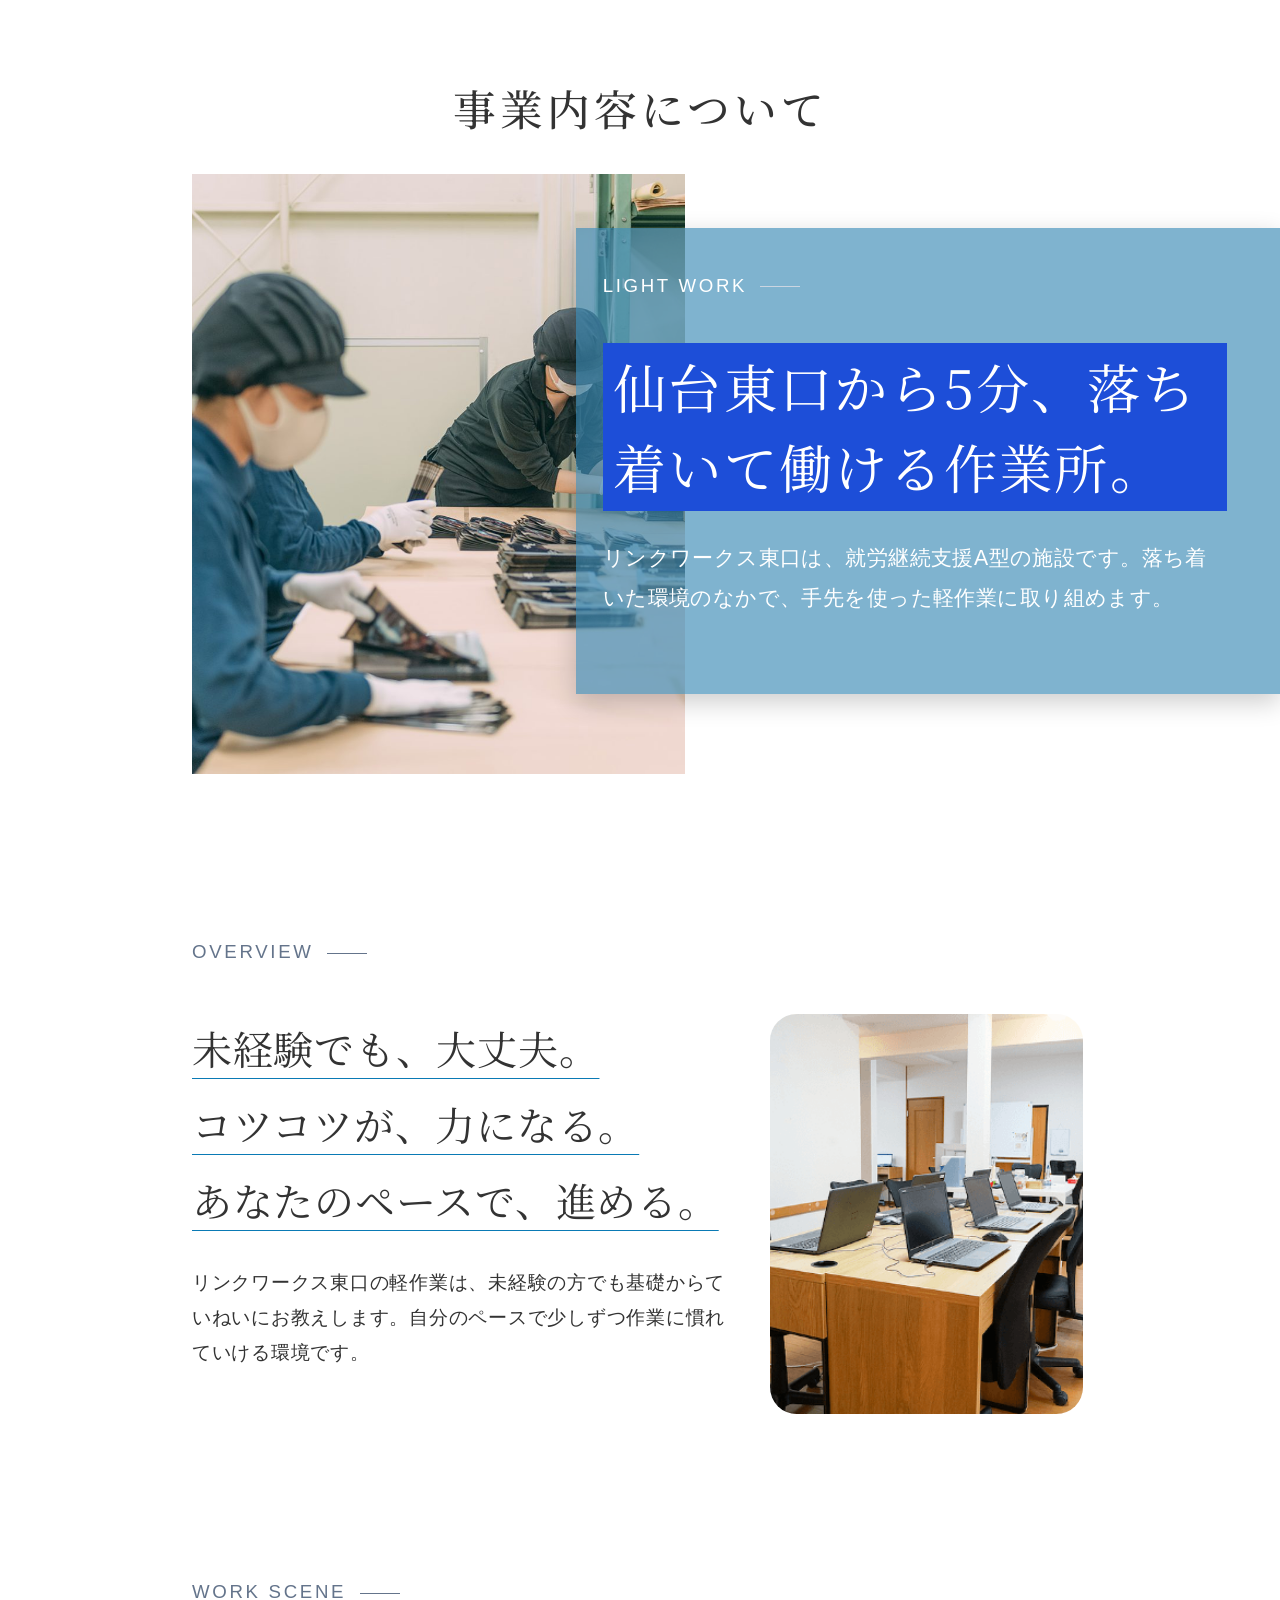
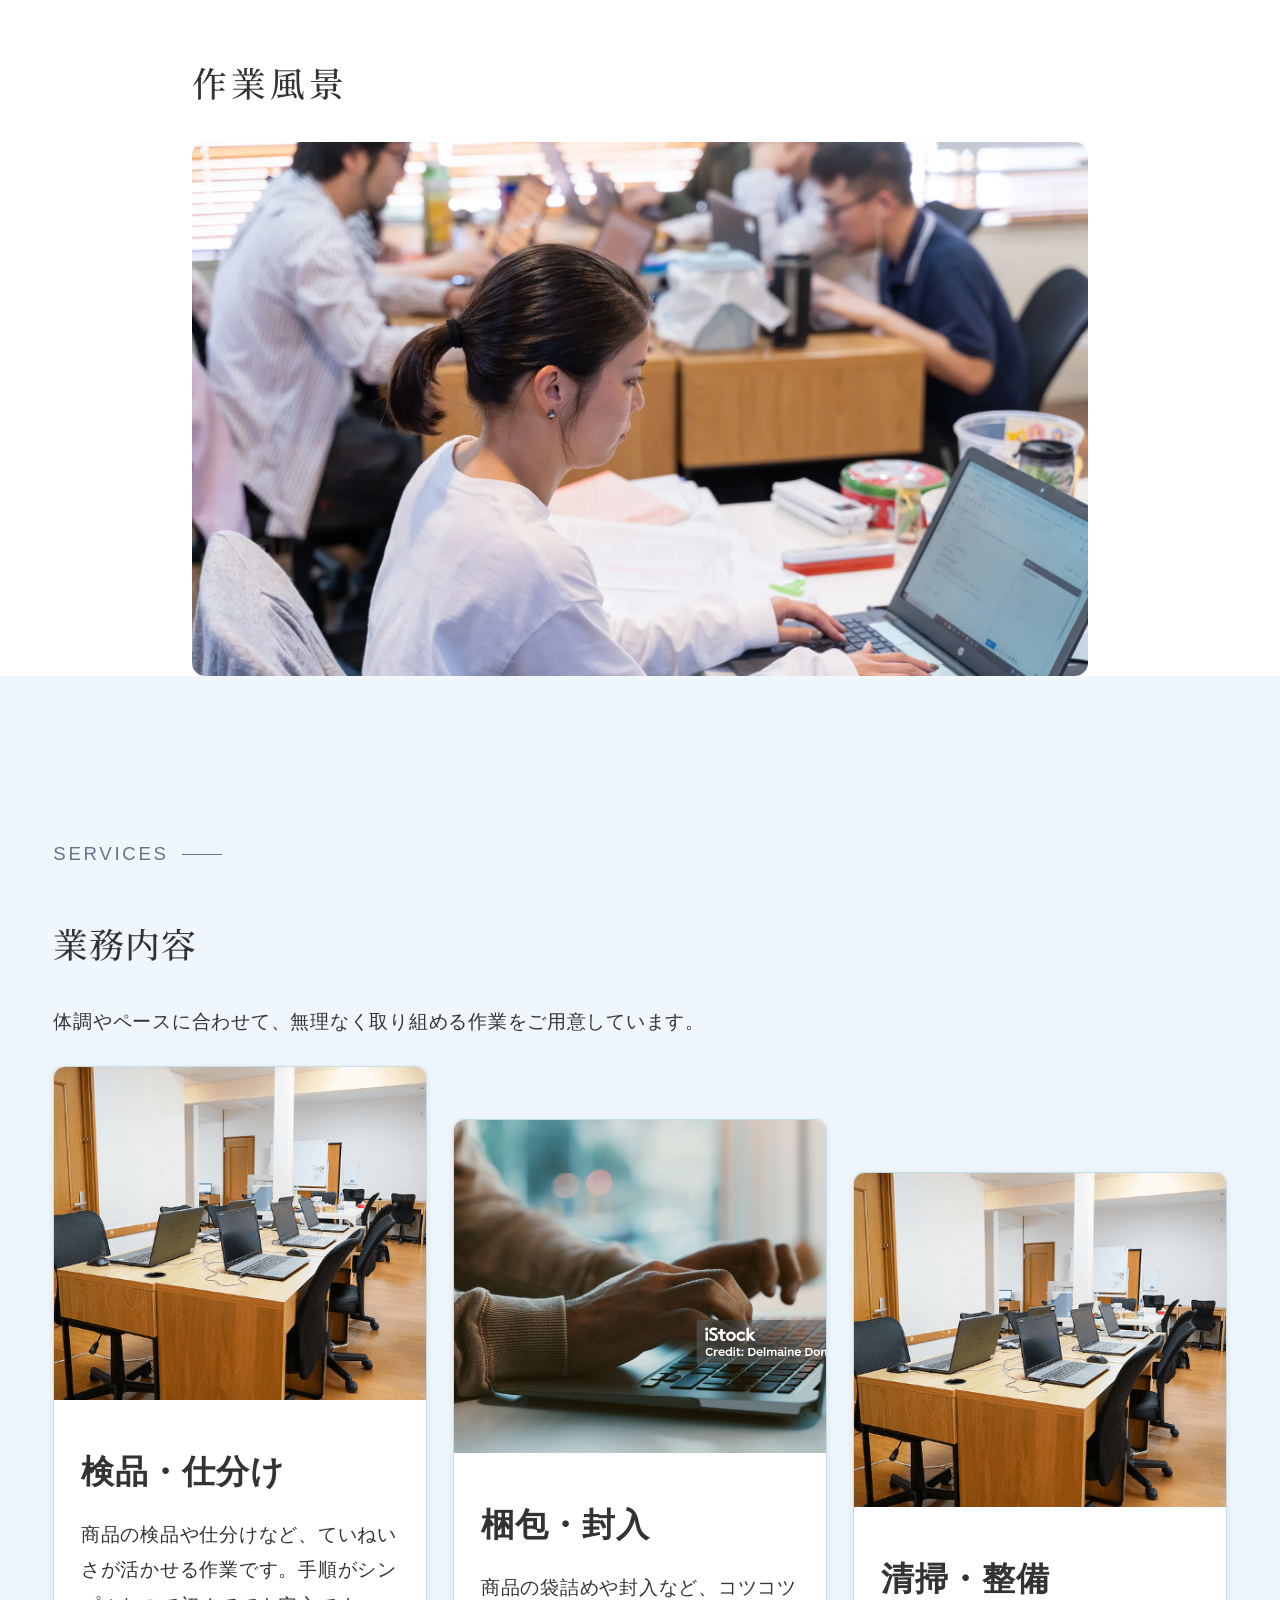
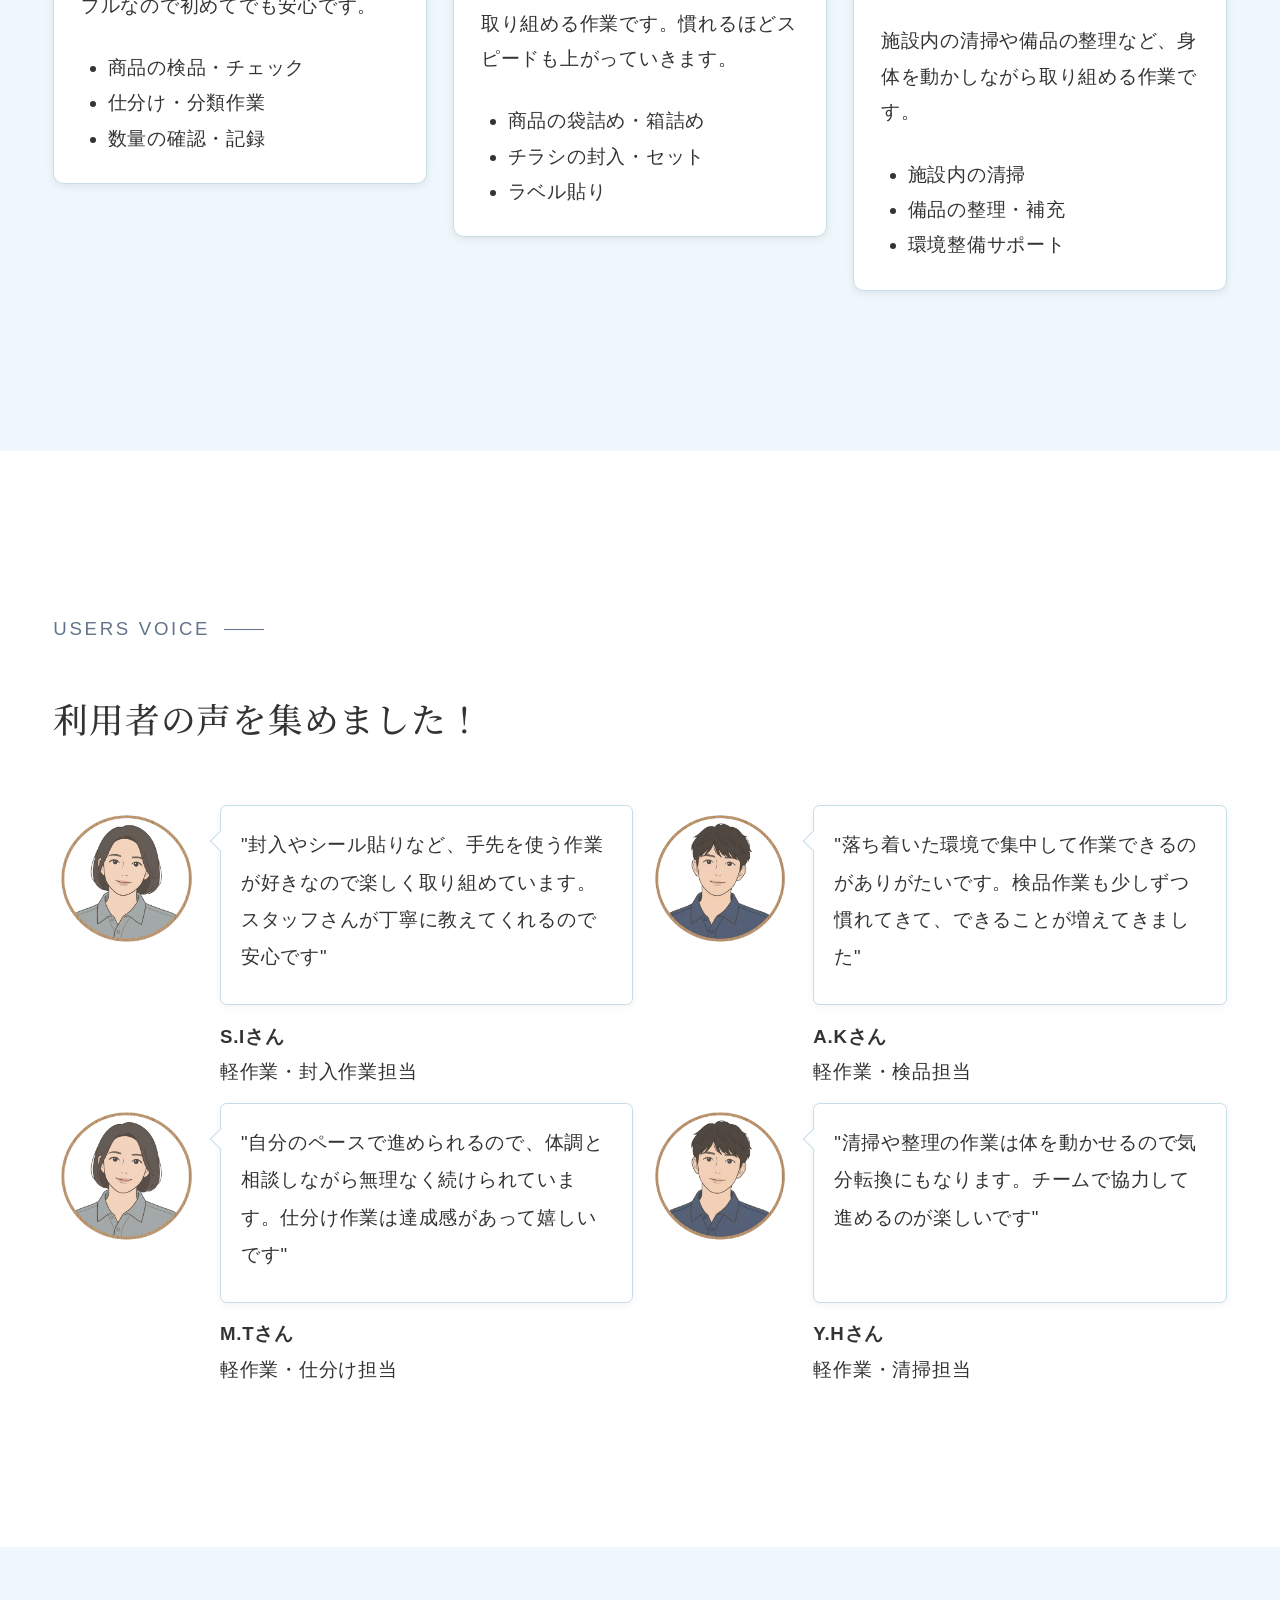
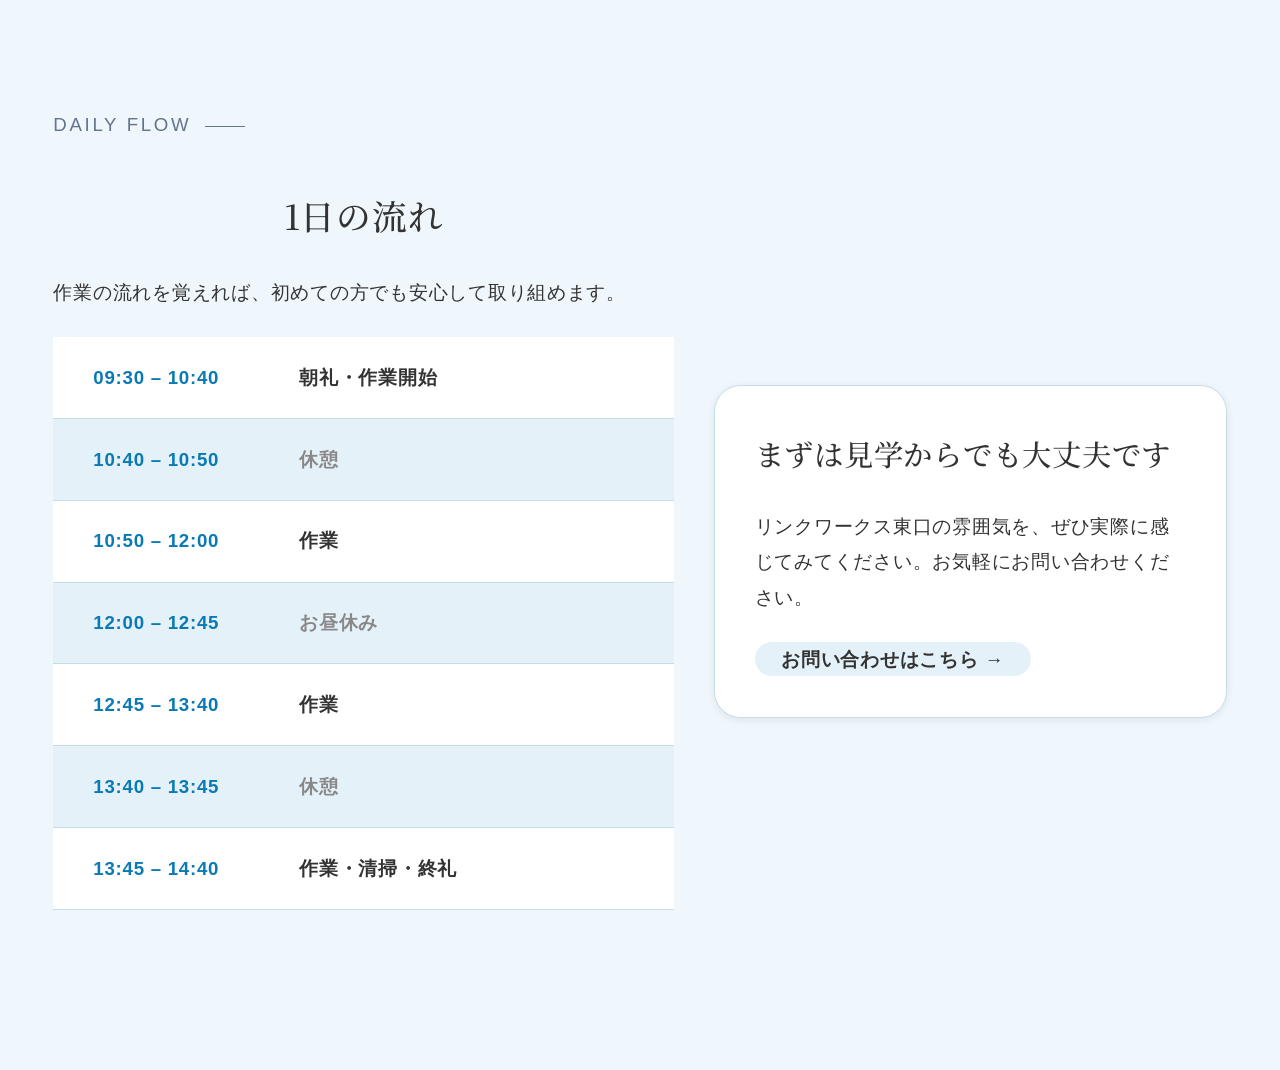
<file: light_works.html>
<!doctype html>
<html lang="ja">
  <head>
    <meta charset="UTF-8" />
    <meta name="viewport" content="width=device-width, initial-scale=1.0" />
    <title>軽作業について | リンクワークス仙台駅前</title>
    <link rel="preconnect" href="https://fonts.googleapis.com" />
    <link rel="preconnect" href="https://fonts.gstatic.com" crossorigin />
    <link href="https://fonts.googleapis.com/css2?family=Noto+Serif+JP:wght@400;500;600;700&amp;family=Zen+Maru+Gothic:wght@400;500;700&amp;display=swap" rel="stylesheet" />
    <link rel="stylesheet" href="css/reset.css" />
    <link rel="stylesheet" href="css/style.css" />
    <link rel="stylesheet" href="css/it_light_works.css" />
  </head>
  <body>
    <header></header>
    <main>
      <!-- ===============================================
       メインビジュアル（画像＋パネル重ね）
       ============================================== -->
      <section class="hero_area">
        <h1 class="hero_title">事業内容について</h1>
        <img class="hero_image fade-up-el" src="img/軽作業風景_2.jpg" alt="軽作業風景" />
        <!-- └ コンテンツ側（右） -->
        <div class="hero_content">
          <span class="main_label">LIGHT WORK</span>
          <h2 class="hero_message">仙台東口から5分、落ち着いて働ける作業所。</h2>
          <p class="hero_description">リンクワークス東口は、就労継続支援A型の施設です。落ち着いた環境のなかで、手先を使った軽作業に取り組めます。</p>
        </div>
      </section>
      <!-- ===============================================
       OVERVIEW【flex 横2列: テキスト側 + 画像側】
       =============================================== -->
      <section class="overview_area">
        <!-- └ テキスト側（左） -->
        <div class="overview_content">
          <span class="main_label">OVERVIEW</span>
          <h2 class="overview_title">未経験でも、大丈夫。<br />コツコツが、力になる。<br />あなたのペースで、進める。</h2>
          <p class="overview_description">リンクワークス東口の軽作業は、未経験の方でも基礎からていねいにお教えします。自分のペースで少しずつ作業に慣れていける環境です。</p>
        </div>
        <!-- └ 画像側（右） -->
        <img class="overview_img" src="img/デスク風景.png" alt="落ち着いた雰囲気のPC作業スペース" />
      </section>
      <!-- ===============================================
       作業風景
       =============================================== -->
      <section class="work_area">
        <span class="main_label">WORK SCENE</span>
        <h2 class="work_title">作業風景</h2>
        <img class="work_img" src="img/IT作業風景（ココア）.png" alt="" />
      </section>
      <!-- ===============================================
       業務内容
       =============================================== -->
      <section class="service_area">
        <span class="main_label">SERVICES</span>
        <h2 class="service_title">業務内容</h2>
        <p class="service_lead">体調やペースに合わせて、無理なく取り組める作業をご用意しています。</p>
        <!-- └ カードラッパー【flex 横3列: カード】 -->
        <div class="service_wrapper">
          <!-- └ カード -->
          <div class="service_item">
            <img class="service_img" src="img/デスク風景.png" alt="検品・仕分けの作業風景" />
            <h3 class="service_item_title">検品・仕分け</h3>
            <p class="service_item_description">商品の検品や仕分けなど、ていねいさが活かせる作業です。手順がシンプルなので初めてでも安心です。</p>
            <ul class="service_list">
              <li>商品の検品・チェック</li>
              <li>仕分け・分類作業</li>
              <li>数量の確認・記録</li>
            </ul>
          </div>
          <!-- └ カード -->
          <div class="service_item">
            <img class="service_img" src="img/IT作業風景.jpg" alt="梱包・封入の作業風景" />
            <h3 class="service_item_title">梱包・封入</h3>
            <p class="service_item_description">商品の袋詰めや封入など、コツコツ取り組める作業です。慣れるほどスピードも上がっていきます。</p>
            <ul class="service_list">
              <li>商品の袋詰め・箱詰め</li>
              <li>チラシの封入・セット</li>
              <li>ラベル貼り</li>
            </ul>
          </div>
          <!-- └ カード -->
          <div class="service_item">
            <img class="service_img" src="img/デスク風景.png" alt="清掃・整備の作業風景" />
            <h3 class="service_item_title">清掃・整備</h3>
            <p class="service_item_description">施設内の清掃や備品の整理など、身体を動かしながら取り組める作業です。</p>
            <ul class="service_list">
              <li>施設内の清掃</li>
              <li>備品の整理・補充</li>
              <li>環境整備サポート</li>
            </ul>
          </div>
        </div>
      </section>
      <!-- ===============================================
       利用者の声
       =============================================== -->
      <section class="voice_area">
        <span class="main_label">USERS VOICE</span>
        <h2 class="voice_title">利用者の声を集めました！</h2>
        <div class="voice_wrapper">
          <div class="voice_card">
            <div class="voice_photo">
              <img src="img/女性_利用者の声.png" alt="S.Iさん" />
            </div>
            <div class="voice_body">
              <p class="voice_quote">"封入やシール貼りなど、手先を使う作業が好きなので楽しく取り組めています。スタッフさんが丁寧に教えてくれるので安心です"</p>
              <p class="voice_name">S.Iさん</p>
              <p class="voice_role">軽作業・封入作業担当</p>
            </div>
          </div>

          <div class="voice_card">
            <div class="voice_photo">
              <img src="img/男性_利用者の声.png" alt="A.Kさん" />
            </div>
            <div class="voice_body">
              <p class="voice_quote">"落ち着いた環境で集中して作業できるのがありがたいです。検品作業も少しずつ慣れてきて、できることが増えてきました"</p>
              <p class="voice_name">A.Kさん</p>
              <p class="voice_role">軽作業・検品担当</p>
            </div>
          </div>

          <div class="voice_card">
            <div class="voice_photo">
              <img src="img/女性_利用者の声.png" alt="M.Tさん" />
            </div>
            <div class="voice_body">
              <p class="voice_quote">"自分のペースで進められるので、体調と相談しながら無理なく続けられています。仕分け作業は達成感があって嬉しいです"</p>
              <p class="voice_name">M.Tさん</p>
              <p class="voice_role">軽作業・仕分け担当</p>
            </div>
          </div>

          <div class="voice_card">
            <div class="voice_photo">
              <img src="img/男性_利用者の声.png" alt="Y.Hさん" />
            </div>
            <div class="voice_body">
              <p class="voice_quote">"清掃や整理の作業は体を動かせるので気分転換にもなります。チームで協力して進めるのが楽しいです"</p>
              <p class="voice_name">Y.Hさん</p>
              <p class="voice_role">軽作業・清掃担当</p>
            </div>
          </div>
        </div>
      </section>
      <!-- ===============================================
       一日の流れ CTAエリア
       =============================================== -->
      <section class="flow_area">
        <!-- └ タイムライン側（左） -->
        <div class="flow_content">
          <span class="main_label">DAILY FLOW</span>
          <h2 class="flow_title">1日の流れ</h2>
          <p class="flow_lead">作業の流れを覚えれば、初めての方でも安心して取り組めます。</p>
          <!-- タイムラインリスト -->
          <ul class="flow_list">
            <li class="flow_item">
              <span class="flow_time">09:30 – 10:40</span>
              <span class="flow_task">朝礼・作業開始</span>
            </li>
            <li class="flow_item">
              <span class="flow_time">10:40 – 10:50</span>
              <span class="flow_task">休憩</span>
            </li>
            <li class="flow_item">
              <span class="flow_time">10:50 – 12:00</span>
              <span class="flow_task">作業</span>
            </li>
            <li class="flow_item">
              <span class="flow_time">12:00 – 12:45</span>
              <span class="flow_task">お昼休み</span>
            </li>
            <li class="flow_item">
              <span class="flow_time">12:45 – 13:40</span>
              <span class="flow_task">作業</span>
            </li>
            <li class="flow_item">
              <span class="flow_time">13:40 – 13:45</span>
              <span class="flow_task">休憩</span>
            </li>
            <li class="flow_item">
              <span class="flow_time">13:45 – 14:40</span>
              <span class="flow_task">作業・清掃・終礼</span>
            </li>
          </ul>
        </div>
        <!-- └ CTAパネル側（右） -->
        <div class="flow_cta">
          <!-- CTAパネル -->
          <div class="cta_panel">
            <h3 class="cta_title">まずは見学からでも大丈夫です</h3>
            <p class="cta_description">リンクワークス東口の雰囲気を、ぜひ実際に感じてみてください。お気軽にお問い合わせください。</p>
            <a class="cta_link" href="#">お問い合わせはこちら →</a>
          </div>
        </div>
      </section>
    </main>
  </body>
</html>
</file>
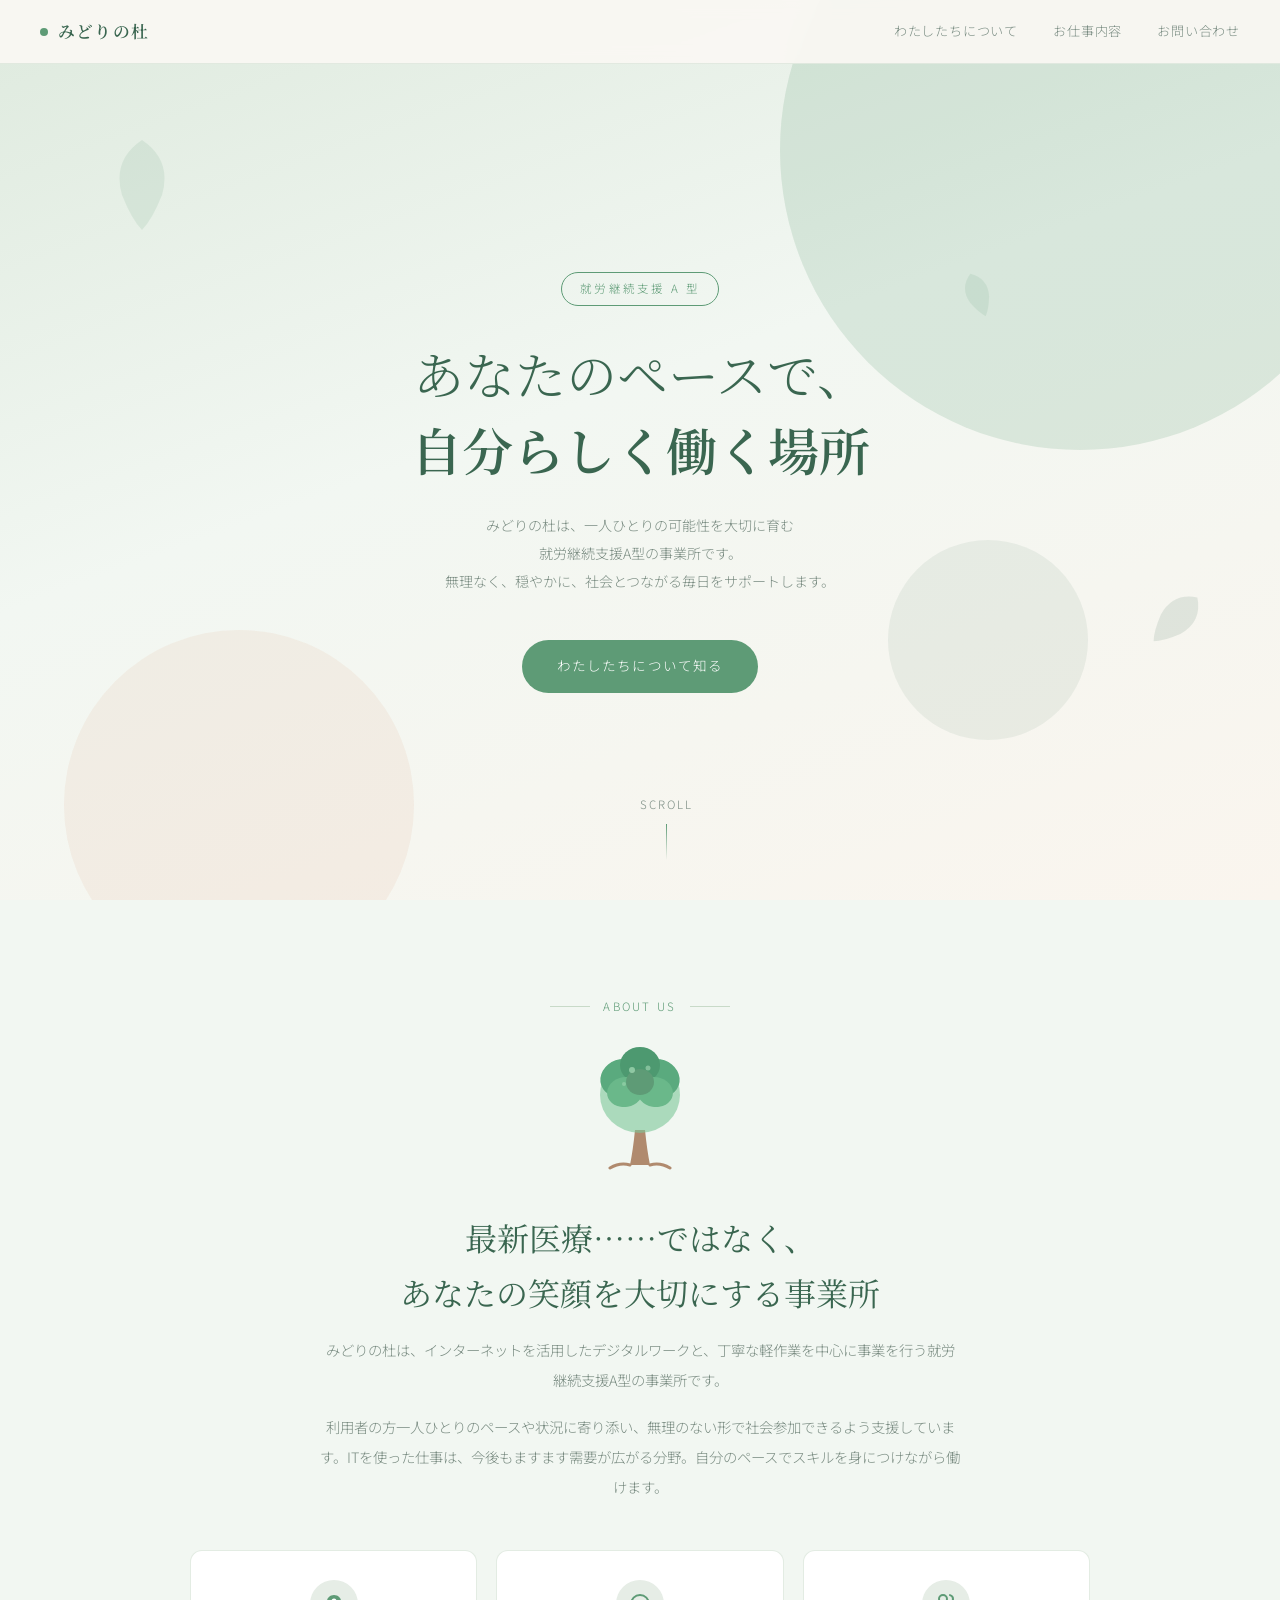
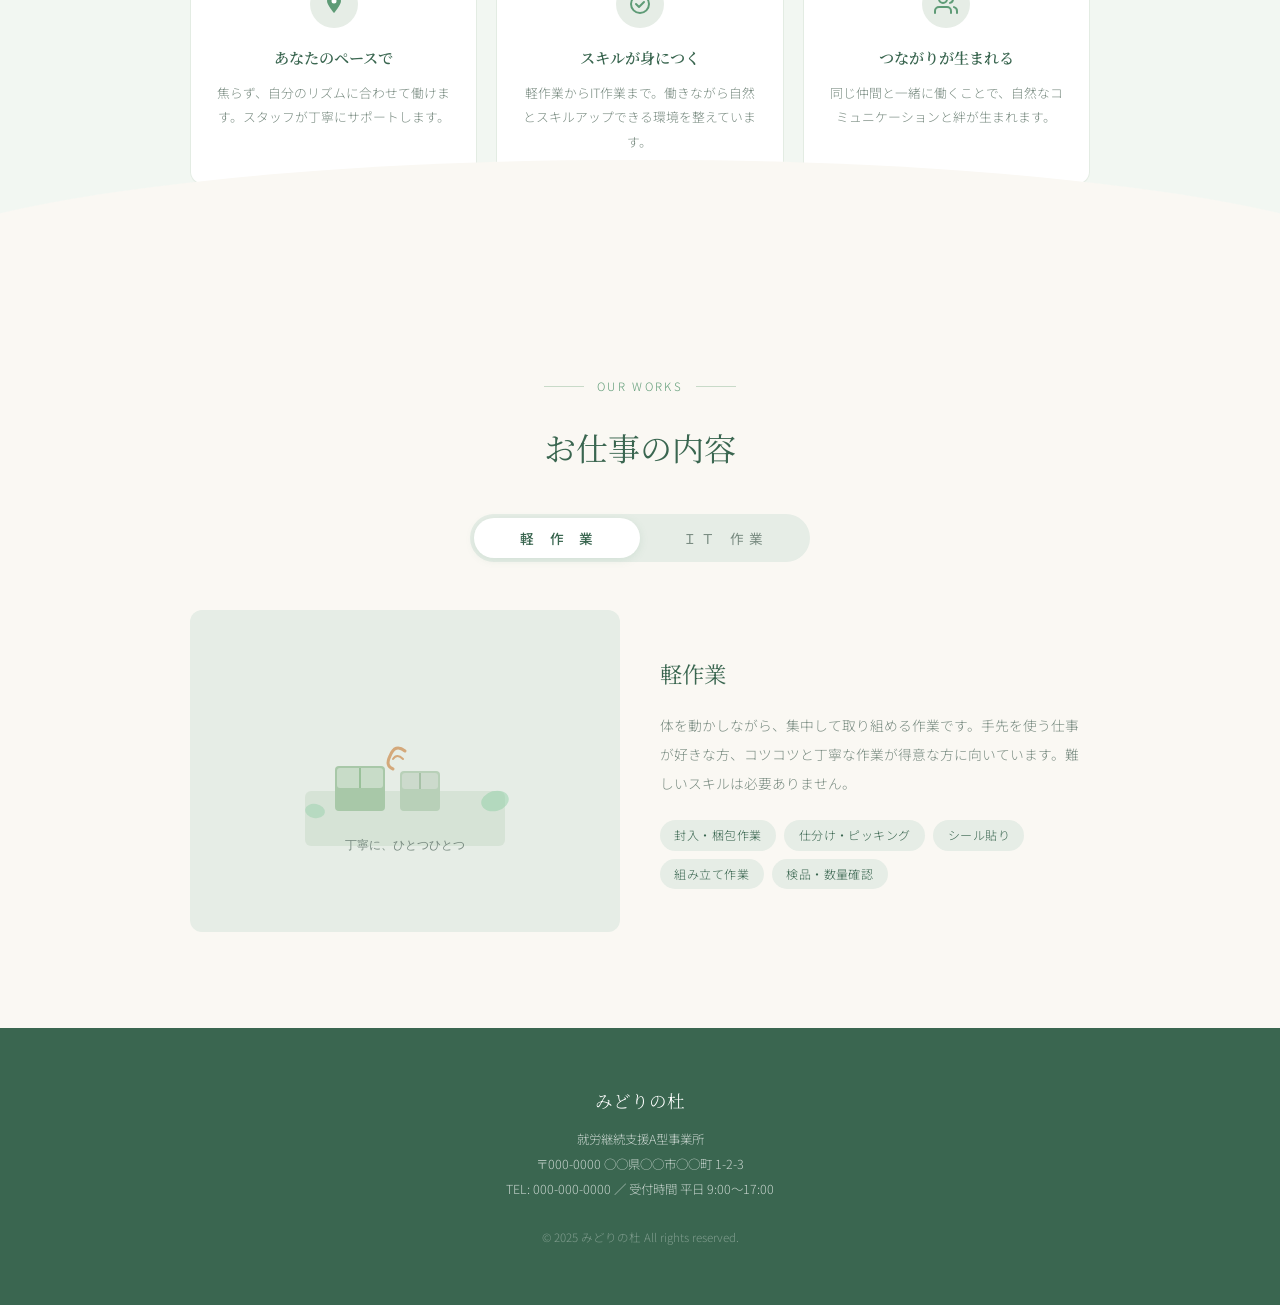
<file: サンプル/midorinomori_homepage.html>
<!DOCTYPE html>
<html lang="ja">
<head>
<meta charset="UTF-8">
<meta name="viewport" content="width=device-width, initial-scale=1.0">
<title>みどりの杜 | 就労継続支援A型</title>
<link href="https://fonts.googleapis.com/css2?family=Noto+Serif+JP:wght@300;400;600&family=Noto+Sans+JP:wght@300;400;500&display=swap" rel="stylesheet">
<style>
  *, *::before, *::after { box-sizing: border-box; margin: 0; padding: 0; }

  :root {
    --sage: #e6ede6;
    --sage-mid: #c8dac8;
    --green-main: #5e9b76;
    --green-dark: #3a6650;
    --green-pale: #f2f7f2;
    --cream: #faf8f3;
    --sand: #ede9e0;
    --text: #2e3a34;
    --text-muted: #7a8c82;
    --accent: #d4956a;
    --radius: 12px;
  }

  body {
    font-family: 'Noto Sans JP', 'Hiragino Sans', sans-serif;
    color: var(--text);
    background: var(--cream);
    font-weight: 300;
    line-height: 1.9;
  }

  /* ── HEADER ── */
  header {
    position: fixed;
    top: 0; left: 0; right: 0;
    z-index: 100;
    background: rgba(250,248,243,0.92);
    backdrop-filter: blur(8px);
    border-bottom: 1px solid rgba(94,155,118,0.15);
    padding: 0 2.5rem;
    display: flex;
    align-items: center;
    justify-content: space-between;
    height: 64px;
  }

  .logo {
    font-family: 'Noto Serif JP', serif;
    font-size: 1.05rem;
    font-weight: 600;
    color: var(--green-dark);
    letter-spacing: 0.08em;
    display: flex;
    align-items: center;
    gap: 0.6rem;
  }

  .logo-dot {
    width: 8px; height: 8px;
    background: var(--green-main);
    border-radius: 50%;
  }

  nav { display: flex; gap: 2.2rem; }

  nav a {
    font-size: 0.82rem;
    color: var(--text-muted);
    text-decoration: none;
    letter-spacing: 0.06em;
    transition: color 0.25s;
  }

  nav a:hover { color: var(--green-main); }

  /* ── HERO ── */
  .hero {
    min-height: 100vh;
    position: relative;
    display: flex;
    align-items: center;
    justify-content: center;
    overflow: hidden;
    background: linear-gradient(160deg, #deeade 0%, #f2f7f2 45%, #faf5ee 100%);
  }

  .hero-bg {
    position: absolute;
    inset: 0;
    overflow: hidden;
  }

  .hero-circle {
    position: absolute;
    border-radius: 50%;
    opacity: 0.18;
  }

  .hero-circle-1 {
    width: 600px; height: 600px;
    background: var(--green-main);
    top: -150px; right: -100px;
  }

  .hero-circle-2 {
    width: 350px; height: 350px;
    background: var(--accent);
    bottom: -80px; left: 5%;
    opacity: 0.1;
  }

  .hero-circle-3 {
    width: 200px; height: 200px;
    background: var(--green-dark);
    top: 60%; right: 15%;
    opacity: 0.08;
  }

  /* leaf shapes */
  .leaf {
    position: absolute;
    opacity: 0.12;
  }

  .hero-inner {
    position: relative;
    text-align: center;
    padding: 8rem 2rem 4rem;
    max-width: 700px;
  }

  .hero-tag {
    display: inline-block;
    font-size: 0.72rem;
    letter-spacing: 0.2em;
    color: var(--green-main);
    border: 1px solid var(--green-main);
    border-radius: 100px;
    padding: 0.3rem 1.1rem;
    margin-bottom: 1.8rem;
    opacity: 0;
    animation: fadeUp 0.8s 0.3s forwards;
  }

  .hero h1 {
    font-family: 'Noto Serif JP', serif;
    font-size: clamp(2rem, 5vw, 3.2rem);
    font-weight: 300;
    line-height: 1.5;
    color: var(--green-dark);
    margin-bottom: 1.4rem;
    opacity: 0;
    animation: fadeUp 0.8s 0.5s forwards;
  }

  .hero h1 strong {
    font-weight: 600;
    display: block;
  }

  .hero-sub {
    font-size: 0.88rem;
    color: var(--text-muted);
    line-height: 2;
    max-width: 480px;
    margin: 0 auto 2.8rem;
    opacity: 0;
    animation: fadeUp 0.8s 0.7s forwards;
  }

  .hero-cta {
    display: inline-flex;
    align-items: center;
    gap: 0.6rem;
    background: var(--green-main);
    color: #fff;
    text-decoration: none;
    font-size: 0.85rem;
    letter-spacing: 0.08em;
    padding: 0.85rem 2.2rem;
    border-radius: 100px;
    transition: background 0.25s, transform 0.2s;
    opacity: 0;
    animation: fadeUp 0.8s 0.9s forwards;
  }

  .hero-cta:hover {
    background: var(--green-dark);
    transform: translateY(-2px);
  }

  .hero-scroll {
    position: absolute;
    bottom: 2.5rem;
    left: 50%;
    transform: translateX(-50%);
    display: flex;
    flex-direction: column;
    align-items: center;
    gap: 0.5rem;
    font-size: 0.72rem;
    letter-spacing: 0.18em;
    color: var(--text-muted);
    opacity: 0;
    animation: fadeUp 0.8s 1.2s forwards;
  }

  .scroll-line {
    width: 1px;
    height: 36px;
    background: linear-gradient(to bottom, var(--green-main), transparent);
    animation: scrollDown 1.8s 1.5s ease-in-out infinite;
  }

  @keyframes scrollDown {
    0%, 100% { transform: scaleY(0); transform-origin: top; }
    50% { transform: scaleY(1); transform-origin: top; }
  }

  /* ── SECTION BASE ── */
  section { padding: 6rem 2rem; }

  .section-inner { max-width: 900px; margin: 0 auto; }

  .section-label {
    display: flex;
    align-items: center;
    justify-content: center;
    gap: 0.8rem;
    font-size: 0.72rem;
    letter-spacing: 0.2em;
    color: var(--green-main);
    text-transform: uppercase;
    margin-bottom: 1.4rem;
  }

  .section-label::before,
  .section-label::after {
    content: '';
    flex: 1;
    max-width: 40px;
    height: 1px;
    background: var(--sage-mid);
  }

  .section-title {
    font-family: 'Noto Serif JP', serif;
    font-size: clamp(1.4rem, 3vw, 2rem);
    font-weight: 400;
    text-align: center;
    color: var(--green-dark);
    line-height: 1.7;
    margin-bottom: 1rem;
  }

  /* ── VALUES ── */
  .values {
    background: var(--green-pale);
    position: relative;
    overflow: hidden;
  }

  .values::before {
    content: '';
    position: absolute;
    bottom: 0; left: 0; right: 0;
    height: 120px;
    background: var(--cream);
    clip-path: ellipse(60% 100% at 50% 100%);
  }

  .tree-wrap {
    display: flex;
    justify-content: center;
    margin-bottom: 2.5rem;
  }

  .values-body {
    text-align: center;
    max-width: 640px;
    margin: 0 auto;
  }

  .values-body p {
    font-size: 0.9rem;
    color: var(--text-muted);
    line-height: 2.1;
    margin-bottom: 1rem;
  }

  .values-cards {
    display: grid;
    grid-template-columns: repeat(3, 1fr);
    gap: 1.2rem;
    margin-top: 3rem;
  }

  .val-card {
    background: #fff;
    border-radius: var(--radius);
    padding: 1.8rem 1.4rem;
    text-align: center;
    border: 1px solid rgba(200,218,200,0.5);
    transition: transform 0.25s, box-shadow 0.25s;
  }

  .val-card:hover {
    transform: translateY(-4px);
    box-shadow: 0 8px 30px rgba(94,155,118,0.12);
  }

  .val-icon {
    width: 48px; height: 48px;
    background: var(--sage);
    border-radius: 50%;
    margin: 0 auto 1rem;
    display: flex;
    align-items: center;
    justify-content: center;
  }

  .val-card h3 {
    font-family: 'Noto Serif JP', serif;
    font-size: 0.95rem;
    font-weight: 600;
    color: var(--green-dark);
    margin-bottom: 0.5rem;
  }

  .val-card p {
    font-size: 0.8rem;
    color: var(--text-muted);
    line-height: 1.9;
  }

  /* ── WORKS ── */
  .works { background: var(--cream); }

  .tabs {
    display: flex;
    justify-content: center;
    gap: 0;
    background: var(--sage);
    border-radius: 100px;
    padding: 4px;
    max-width: 340px;
    margin: 2.5rem auto 3rem;
  }

  .tab-btn {
    flex: 1;
    padding: 0.6rem 1.6rem;
    border: none;
    background: transparent;
    border-radius: 100px;
    font-family: 'Noto Sans JP', sans-serif;
    font-size: 0.85rem;
    color: var(--text-muted);
    cursor: pointer;
    transition: all 0.3s ease;
    font-weight: 400;
    letter-spacing: 0.05em;
    white-space: nowrap;
  }

  .tab-btn.active {
    background: #fff;
    color: var(--green-dark);
    font-weight: 500;
    box-shadow: 0 2px 8px rgba(94,155,118,0.15);
  }

  .tab-panel { display: none; }
  .tab-panel.active { display: block; animation: fadeIn 0.4s ease; }

  @keyframes fadeIn { from { opacity: 0; transform: translateY(8px); } to { opacity: 1; transform: none; } }

  .work-grid {
    display: grid;
    grid-template-columns: 1fr 1fr;
    gap: 2.5rem;
    align-items: center;
  }

  .work-visual {
    border-radius: var(--radius);
    overflow: hidden;
    aspect-ratio: 4/3;
    background: var(--sage);
    display: flex;
    align-items: center;
    justify-content: center;
  }

  .work-text h3 {
    font-family: 'Noto Serif JP', serif;
    font-size: 1.4rem;
    font-weight: 400;
    color: var(--green-dark);
    margin-bottom: 1rem;
  }

  .work-text p {
    font-size: 0.86rem;
    color: var(--text-muted);
    line-height: 2.1;
    margin-bottom: 1.4rem;
  }

  .work-items {
    display: flex;
    flex-wrap: wrap;
    gap: 0.5rem;
  }

  .work-tag {
    font-size: 0.75rem;
    background: var(--sage);
    color: var(--green-dark);
    border-radius: 100px;
    padding: 0.25rem 0.9rem;
    letter-spacing: 0.04em;
  }

  /* ── FOOTER ── */
  footer {
    background: var(--green-dark);
    color: rgba(255,255,255,0.7);
    padding: 3.5rem 2rem;
    text-align: center;
  }

  .footer-logo {
    font-family: 'Noto Serif JP', serif;
    font-size: 1.1rem;
    color: #fff;
    margin-bottom: 0.6rem;
  }

  footer p { font-size: 0.78rem; line-height: 2; }

  @keyframes fadeUp {
    from { opacity: 0; transform: translateY(20px); }
    to { opacity: 1; transform: none; }
  }

  @media (max-width: 680px) {
    .values-cards { grid-template-columns: 1fr; }
    .work-grid { grid-template-columns: 1fr; }
    header nav { display: none; }
  }
</style>
</head>
<body>

<!-- HEADER -->
<header>
  <div class="logo">
    <div class="logo-dot"></div>
    みどりの杜
  </div>
  <nav>
    <a href="#about">わたしたちについて</a>
    <a href="#works">お仕事内容</a>
    <a href="#contact">お問い合わせ</a>
  </nav>
</header>

<!-- HERO -->
<section class="hero">
  <div class="hero-bg">
    <div class="hero-circle hero-circle-1"></div>
    <div class="hero-circle hero-circle-2"></div>
    <div class="hero-circle hero-circle-3"></div>

    <!-- Decorative leaves -->
    <svg class="leaf" style="top:15%;left:8%;width:80px;" viewBox="0 0 80 100">
      <path d="M40 5 Q70 25 60 60 Q50 85 40 95 Q30 85 20 60 Q10 25 40 5Z" fill="#5e9b76"/>
    </svg>
    <svg class="leaf" style="top:65%;right:6%;width:55px;transform:rotate(45deg);" viewBox="0 0 80 100">
      <path d="M40 5 Q70 25 60 60 Q50 85 40 95 Q30 85 20 60 Q10 25 40 5Z" fill="#3a6650"/>
    </svg>
    <svg class="leaf" style="top:30%;right:22%;width:40px;transform:rotate(-20deg);" viewBox="0 0 80 100">
      <path d="M40 5 Q70 25 60 60 Q50 85 40 95 Q30 85 20 60 Q10 25 40 5Z" fill="#5e9b76"/>
    </svg>
  </div>

  <div class="hero-inner">
    <div class="hero-tag">就労継続支援 A 型</div>
    <h1>
      あなたのペースで、<br>
      <strong>自分らしく働く場所</strong>
    </h1>
    <p class="hero-sub">
      みどりの杜は、一人ひとりの可能性を大切に育む<br>
      就労継続支援A型の事業所です。<br>
      無理なく、穏やかに、社会とつながる毎日をサポートします。
    </p>
    <a href="#about" class="hero-cta">わたしたちについて知る</a>
  </div>

  <div class="hero-scroll">
    SCROLL
    <div class="scroll-line"></div>
  </div>
</section>

<!-- VALUES -->
<section class="values" id="about">
  <div class="section-inner">
    <div class="section-label">ABOUT US</div>

    <!-- Tree SVG (like image 2) -->
    <div class="tree-wrap">
      <svg width="120" height="130" viewBox="0 0 120 130" fill="none" xmlns="http://www.w3.org/2000/svg">
        <!-- trunk -->
        <path d="M55 90 Q53 110 50 125 L70 125 Q67 110 65 90Z" fill="#b08a6e"/>
        <!-- roots -->
        <path d="M50 125 Q40 122 30 128" stroke="#b08a6e" stroke-width="3" fill="none" stroke-linecap="round"/>
        <path d="M70 125 Q80 122 90 128" stroke="#b08a6e" stroke-width="3" fill="none" stroke-linecap="round"/>
        <!-- leaves cluster -->
        <ellipse cx="60" cy="55" rx="40" ry="38" fill="#7ec99a" opacity="0.6"/>
        <!-- individual leaves -->
        <ellipse cx="42" cy="38" rx="22" ry="19" fill="#5aaa7e" transform="rotate(-20,42,38)"/>
        <ellipse cx="78" cy="38" rx="22" ry="19" fill="#5aaa7e" transform="rotate(20,78,38)"/>
        <ellipse cx="60" cy="25" rx="20" ry="18" fill="#4d9970"/>
        <ellipse cx="45" cy="52" rx="18" ry="15" fill="#6ab88a" transform="rotate(-10,45,52)"/>
        <ellipse cx="75" cy="52" rx="18" ry="15" fill="#6ab88a" transform="rotate(10,75,52)"/>
        <!-- center -->
        <ellipse cx="60" cy="42" rx="14" ry="13" fill="#5e9b76"/>
        <!-- highlight dots -->
        <circle cx="52" cy="30" r="3" fill="#a8dbb8" opacity="0.7"/>
        <circle cx="68" cy="28" r="2.5" fill="#a8dbb8" opacity="0.6"/>
        <circle cx="44" cy="44" r="2" fill="#a8dbb8" opacity="0.5"/>
      </svg>
    </div>

    <h2 class="section-title">最新医療……ではなく、<br>あなたの笑顔を大切にする事業所</h2>

    <div class="values-body">
      <p>みどりの杜は、インターネットを活用したデジタルワークと、丁寧な軽作業を中心に事業を行う就労継続支援A型の事業所です。</p>
      <p>利用者の方一人ひとりのペースや状況に寄り添い、無理のない形で社会参加できるよう支援しています。ITを使った仕事は、今後もますます需要が広がる分野。自分のペースでスキルを身につけながら働けます。</p>
    </div>

    <div class="values-cards">
      <div class="val-card">
        <div class="val-icon">
          <svg width="24" height="24" viewBox="0 0 24 24" fill="none">
            <path d="M12 3C8 3 5 6 5 9c0 4 7 12 7 12s7-8 7-12c0-3-3-6-7-6z" fill="#5e9b76"/>
            <circle cx="12" cy="9" r="2.5" fill="#fff"/>
          </svg>
        </div>
        <h3>あなたのペースで</h3>
        <p>焦らず、自分のリズムに合わせて働けます。スタッフが丁寧にサポートします。</p>
      </div>
      <div class="val-card">
        <div class="val-icon">
          <svg width="24" height="24" viewBox="0 0 24 24" fill="none">
            <circle cx="12" cy="12" r="9" stroke="#5e9b76" stroke-width="2"/>
            <path d="M8 12l3 3 5-5" stroke="#5e9b76" stroke-width="2" stroke-linecap="round" stroke-linejoin="round"/>
          </svg>
        </div>
        <h3>スキルが身につく</h3>
        <p>軽作業からIT作業まで。働きながら自然とスキルアップできる環境を整えています。</p>
      </div>
      <div class="val-card">
        <div class="val-icon">
          <svg width="24" height="24" viewBox="0 0 24 24" fill="none">
            <path d="M17 21v-2a4 4 0 00-4-4H5a4 4 0 00-4 4v2" stroke="#5e9b76" stroke-width="2" stroke-linecap="round"/>
            <circle cx="9" cy="7" r="4" stroke="#5e9b76" stroke-width="2"/>
            <path d="M23 21v-2a4 4 0 00-3-3.87M16 3.13a4 4 0 010 7.75" stroke="#5e9b76" stroke-width="2" stroke-linecap="round"/>
          </svg>
        </div>
        <h3>つながりが生まれる</h3>
        <p>同じ仲間と一緒に働くことで、自然なコミュニケーションと絆が生まれます。</p>
      </div>
    </div>
  </div>
</section>

<!-- WORKS -->
<section class="works" id="works">
  <div class="section-inner">
    <div class="section-label">OUR WORKS</div>
    <h2 class="section-title">お仕事の内容</h2>

    <div class="tabs" role="tablist">
      <button class="tab-btn active" role="tab" data-tab="light">軽　作　業</button>
      <button class="tab-btn" role="tab" data-tab="it">Ｉ Ｔ　作 業</button>
    </div>

    <!-- 軽作業 panel -->
    <div class="tab-panel active" id="panel-light">
      <div class="work-grid">
        <div class="work-visual">
          <svg width="260" height="200" viewBox="0 0 260 200" fill="none">
            <!-- gentle illustration: packaging / sorting -->
            <rect x="30" y="120" width="200" height="55" rx="6" fill="#c8dac8" opacity="0.5"/>
            <!-- boxes -->
            <rect x="60" y="95" width="50" height="45" rx="4" fill="#a8c8a8"/>
            <rect x="62" y="97" width="46" height="20" rx="3" fill="#c8dcc8"/>
            <path d="M85 97 v20" stroke="#8ab88a" stroke-width="1.5"/>
            <rect x="125" y="100" width="40" height="40" rx="4" fill="#b8d0b8"/>
            <rect x="127" y="102" width="36" height="16" rx="3" fill="#ccdacc"/>
            <path d="M145 102 v16" stroke="#9ab89a" stroke-width="1.5"/>
            <!-- hand -->
            <path d="M130 80 Q120 72 115 85 Q110 95 118 98" stroke="#d4a87a" stroke-width="3" fill="none" stroke-linecap="round"/>
            <path d="M118 88 Q122 82 128 88" stroke="#d4a87a" stroke-width="2" fill="none" stroke-linecap="round"/>
            <!-- small leaves decoration -->
            <ellipse cx="220" cy="130" rx="14" ry="10" fill="#7ec99a" opacity="0.4" transform="rotate(-15,220,130)"/>
            <ellipse cx="40" cy="140" rx="10" ry="7" fill="#7ec99a" opacity="0.35" transform="rotate(10,40,140)"/>
            <text x="130" y="178" text-anchor="middle" fill="#7a8c82" font-size="12" font-family="sans-serif">丁寧に、ひとつひとつ</text>
          </svg>
        </div>
        <div class="work-text">
          <h3>軽作業</h3>
          <p>体を動かしながら、集中して取り組める作業です。手先を使う仕事が好きな方、コツコツと丁寧な作業が得意な方に向いています。難しいスキルは必要ありません。</p>
          <div class="work-items">
            <span class="work-tag">封入・梱包作業</span>
            <span class="work-tag">仕分け・ピッキング</span>
            <span class="work-tag">シール貼り</span>
            <span class="work-tag">組み立て作業</span>
            <span class="work-tag">検品・数量確認</span>
          </div>
        </div>
      </div>
    </div>

    <!-- IT作業 panel -->
    <div class="tab-panel" id="panel-it">
      <div class="work-grid">
        <div class="work-visual">
          <svg width="260" height="200" viewBox="0 0 260 200" fill="none">
            <!-- laptop illustration -->
            <rect x="55" y="50" width="150" height="100" rx="8" fill="#b8cfc0"/>
            <rect x="62" y="57" width="136" height="86" rx="5" fill="#e8f0e8"/>
            <!-- screen content lines -->
            <rect x="72" y="67" width="80" height="6" rx="3" fill="#5e9b76" opacity="0.6"/>
            <rect x="72" y="79" width="116" height="4" rx="2" fill="#a8c0a8" opacity="0.7"/>
            <rect x="72" y="89" width="100" height="4" rx="2" fill="#a8c0a8" opacity="0.5"/>
            <rect x="72" y="99" width="110" height="4" rx="2" fill="#a8c0a8" opacity="0.5"/>
            <rect x="72" y="109" width="60" height="4" rx="2" fill="#a8c0a8" opacity="0.4"/>
            <!-- cursor -->
            <rect x="155" y="99" width="2" height="10" rx="1" fill="#5e9b76" opacity="0.8"/>
            <!-- keyboard base -->
            <rect x="45" y="150" width="170" height="12" rx="4" fill="#9ab8a0"/>
            <!-- leaves -->
            <ellipse cx="215" cy="80" rx="16" ry="11" fill="#7ec99a" opacity="0.35" transform="rotate(-25,215,80)"/>
            <ellipse cx="42" cy="100" rx="11" ry="8" fill="#7ec99a" opacity="0.3" transform="rotate(15,42,100)"/>
            <text x="130" y="178" text-anchor="middle" fill="#7a8c82" font-size="12" font-family="sans-serif">パソコンで、可能性を広げる</text>
          </svg>
        </div>
        <div class="work-text">
          <h3>IT作業</h3>
          <p>パソコンを使ったデジタルワークです。初めての方でも基礎から丁寧に教えます。スキルを身につけながら働けるので、将来の就職にも活かせます。リモート対応の案件も多数あります。</p>
          <div class="work-items">
            <span class="work-tag">WEB記事ライティング</span>
            <span class="work-tag">データ入力・整理</span>
            <span class="work-tag">画像編集</span>
            <span class="work-tag">SNS運用補助</span>
            <span class="work-tag">ECサイト出品補助</span>
          </div>
        </div>
      </div>
    </div>
  </div>
</section>

<!-- FOOTER -->
<footer id="contact">
  <div class="footer-logo">みどりの杜</div>
  <p>就労継続支援A型事業所<br>
  〒000-0000 ○○県○○市○○町 1-2-3<br>
  TEL: 000-000-0000 ／ 受付時間 平日 9:00〜17:00</p>
  <p style="margin-top:1.5rem;font-size:0.72rem;opacity:0.5;">© 2025 みどりの杜 All rights reserved.</p>
</footer>

<script>
  const tabs = document.querySelectorAll('.tab-btn');
  tabs.forEach(btn => {
    btn.addEventListener('click', () => {
      tabs.forEach(b => b.classList.remove('active'));
      btn.classList.add('active');

      document.querySelectorAll('.tab-panel').forEach(p => p.classList.remove('active'));
      const target = btn.dataset.tab;
      document.getElementById('panel-' + target).classList.add('active');
    });
  });

  // smooth scroll
  document.querySelectorAll('a[href^="#"]').forEach(a => {
    a.addEventListener('click', e => {
      e.preventDefault();
      const el = document.querySelector(a.getAttribute('href'));
      if (el) el.scrollIntoView({ behavior: 'smooth' });
    });
  });
</script>

</body>
</html>
</file>
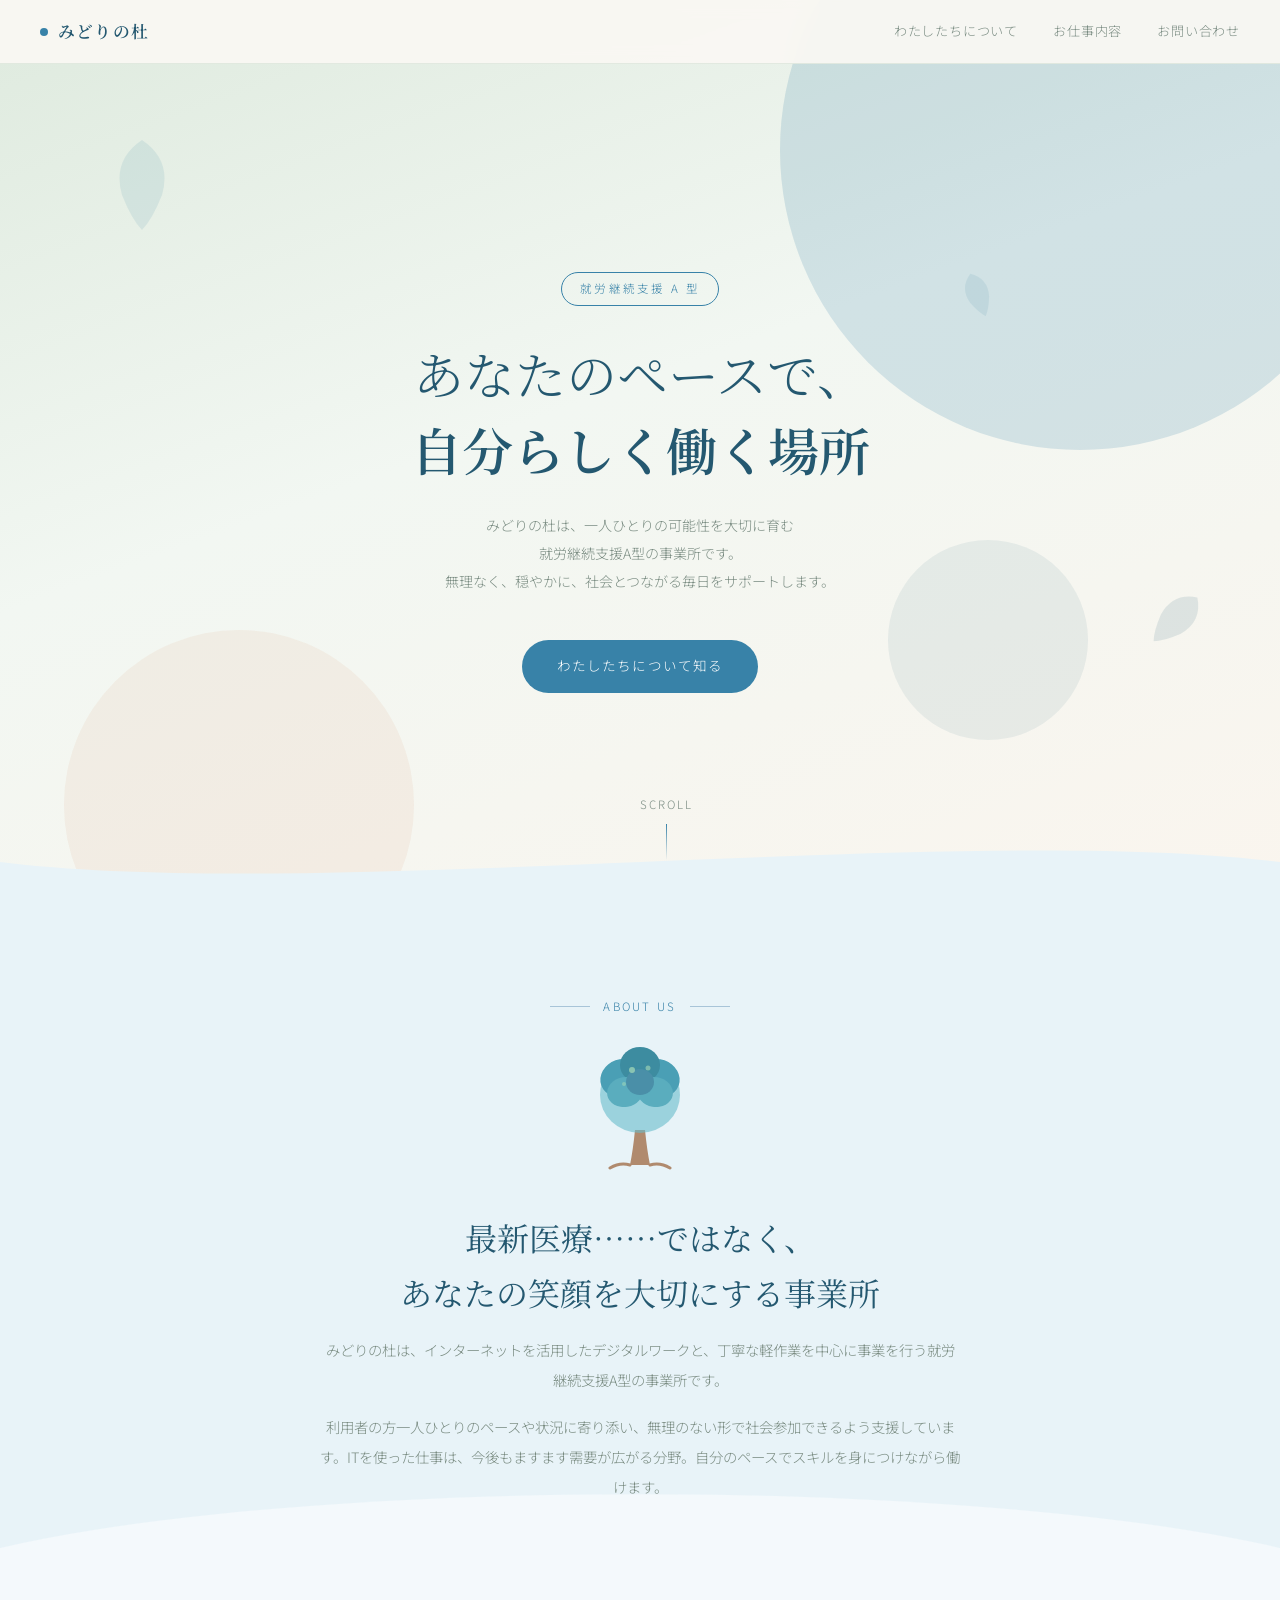
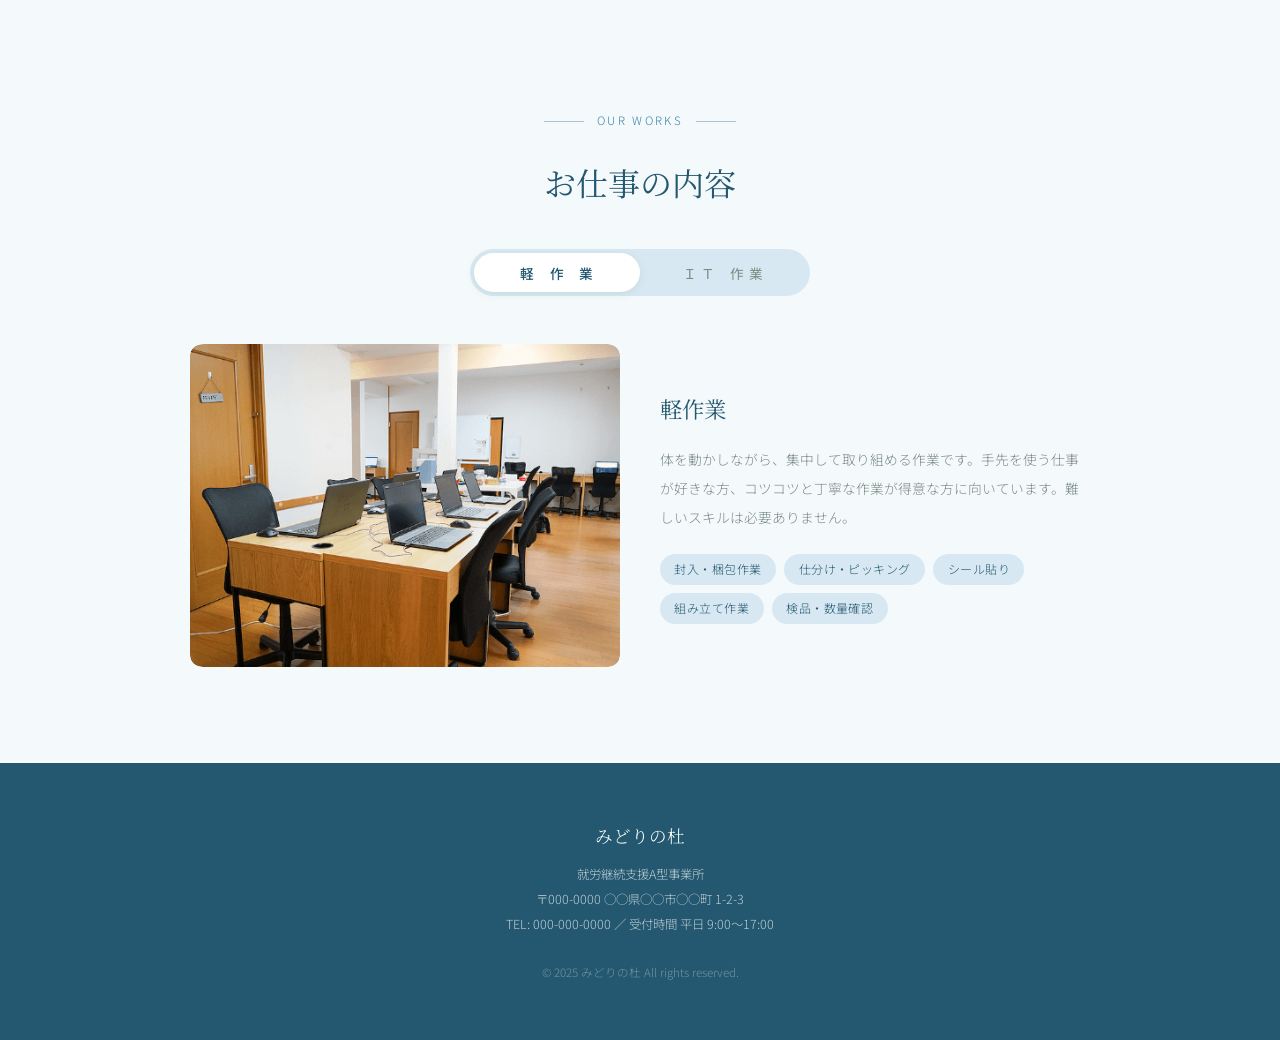
<file: サンプル/midorinomori_homepage_v3.html>
<!DOCTYPE html>
<html lang="ja">
<head>
<meta charset="UTF-8">
<meta name="viewport" content="width=device-width, initial-scale=1.0">
<title>みどりの杜 | 就労継続支援A型</title>
<link href="https://fonts.googleapis.com/css2?family=Noto+Serif+JP:wght@300;400;600&family=Noto+Sans+JP:wght@300;400;500&display=swap" rel="stylesheet">
<style>
  *, *::before, *::after { box-sizing: border-box; margin: 0; padding: 0; }

  :root {
    --sage: #d8e8f2;
    --sage-mid: #a8c4d8;
    --green-main: #3882a8;
    --green-dark: #245870;
    --green-pale: #e8f3f8;
    --cream: #f4f9fc;
    --sand: #e4ecef;
    --text: #2e3a34;
    --text-muted: #7a8c82;
    --accent: #d4956a;
    --radius: 12px;
  }

  body {
    font-family: 'Noto Sans JP', 'Hiragino Sans', sans-serif;
    color: var(--text);
    background: var(--cream);
    font-weight: 300;
    line-height: 1.9;
  }

  /* ── HEADER ── */
  header {
    position: fixed;
    top: 0; left: 0; right: 0;
    z-index: 100;
    background: rgba(250,248,243,0.92);
    backdrop-filter: blur(8px);
    border-bottom: 1px solid rgba(94,155,118,0.15);
    padding: 0 2.5rem;
    display: flex;
    align-items: center;
    justify-content: space-between;
    height: 64px;
  }

  .logo {
    font-family: 'Noto Serif JP', serif;
    font-size: 1.05rem;
    font-weight: 600;
    color: var(--green-dark);
    letter-spacing: 0.08em;
    display: flex;
    align-items: center;
    gap: 0.6rem;
  }

  .logo-dot {
    width: 8px; height: 8px;
    background: var(--green-main);
    border-radius: 50%;
  }

  nav { display: flex; gap: 2.2rem; }

  nav a {
    font-size: 0.82rem;
    color: var(--text-muted);
    text-decoration: none;
    letter-spacing: 0.06em;
    transition: color 0.25s;
  }

  nav a:hover { color: var(--green-main); }

  /* ── HERO ── */
  .hero {
    min-height: 100vh;
    position: relative;
    display: flex;
    align-items: center;
    justify-content: center;
    overflow: hidden;
    background: linear-gradient(160deg, #deeade 0%, #f2f7f2 45%, #faf5ee 100%);
  }

  .hero-bg {
    position: absolute;
    inset: 0;
    overflow: hidden;
  }

  .hero-circle {
    position: absolute;
    border-radius: 50%;
    opacity: 0.18;
  }

  .hero-circle-1 {
    width: 600px; height: 600px;
    background: var(--green-main);
    top: -150px; right: -100px;
  }

  .hero-circle-2 {
    width: 350px; height: 350px;
    background: var(--accent);
    bottom: -80px; left: 5%;
    opacity: 0.1;
  }

  .hero-circle-3 {
    width: 200px; height: 200px;
    background: var(--green-dark);
    top: 60%; right: 15%;
    opacity: 0.08;
  }

  /* leaf shapes */
  .leaf {
    position: absolute;
    opacity: 0.12;
  }

  .hero-inner {
    position: relative;
    text-align: center;
    padding: 8rem 2rem 4rem;
    max-width: 700px;
  }

  .hero-tag {
    display: inline-block;
    font-size: 0.72rem;
    letter-spacing: 0.2em;
    color: var(--green-main);
    border: 1px solid var(--green-main);
    border-radius: 100px;
    padding: 0.3rem 1.1rem;
    margin-bottom: 1.8rem;
    opacity: 0;
    animation: fadeUp 0.8s 0.3s forwards;
  }

  .hero h1 {
    font-family: 'Noto Serif JP', serif;
    font-size: clamp(2rem, 5vw, 3.2rem);
    font-weight: 300;
    line-height: 1.5;
    color: var(--green-dark);
    margin-bottom: 1.4rem;
    opacity: 0;
    animation: fadeUp 0.8s 0.5s forwards;
  }

  .hero h1 strong {
    font-weight: 600;
    display: block;
  }

  .hero-sub {
    font-size: 0.88rem;
    color: var(--text-muted);
    line-height: 2;
    max-width: 480px;
    margin: 0 auto 2.8rem;
    opacity: 0;
    animation: fadeUp 0.8s 0.7s forwards;
  }

  .hero-cta {
    display: inline-flex;
    align-items: center;
    gap: 0.6rem;
    background: var(--green-main);
    color: #fff;
    text-decoration: none;
    font-size: 0.85rem;
    letter-spacing: 0.08em;
    padding: 0.85rem 2.2rem;
    border-radius: 100px;
    transition: background 0.25s, transform 0.2s;
    opacity: 0;
    animation: fadeUp 0.8s 0.9s forwards;
  }

  .hero-cta:hover {
    background: var(--green-dark);
    transform: translateY(-2px);
  }

  .hero-scroll {
    position: absolute;
    bottom: 2.5rem;
    left: 50%;
    transform: translateX(-50%);
    display: flex;
    flex-direction: column;
    align-items: center;
    gap: 0.5rem;
    font-size: 0.72rem;
    letter-spacing: 0.18em;
    color: var(--text-muted);
    opacity: 0;
    animation: fadeUp 0.8s 1.2s forwards;
  }

  .scroll-line {
    width: 1px;
    height: 36px;
    background: linear-gradient(to bottom, var(--green-main), transparent);
    animation: scrollDown 1.8s 1.5s ease-in-out infinite;
  }

  @keyframes scrollDown {
    0%, 100% { transform: scaleY(0); transform-origin: top; }
    50% { transform: scaleY(1); transform-origin: top; }
  }

  /* ── SECTION BASE ── */
  section { padding: 6rem 2rem; }

  .section-inner { max-width: 900px; margin: 0 auto; }

  .section-label {
    display: flex;
    align-items: center;
    justify-content: center;
    gap: 0.8rem;
    font-size: 0.72rem;
    letter-spacing: 0.2em;
    color: var(--green-main);
    text-transform: uppercase;
    margin-bottom: 1.4rem;
  }

  .section-label::before,
  .section-label::after {
    content: '';
    flex: 1;
    max-width: 40px;
    height: 1px;
    background: var(--sage-mid);
  }

  .section-title {
    font-family: 'Noto Serif JP', serif;
    font-size: clamp(1.4rem, 3vw, 2rem);
    font-weight: 400;
    text-align: center;
    color: var(--green-dark);
    line-height: 1.7;
    margin-bottom: 1rem;
  }

  /* ── VALUES ── */
  .values {
    background: var(--green-pale);
    position: relative;
    overflow: hidden;
  }

  .values::before {
    content: '';
    position: absolute;
    bottom: 0; left: 0; right: 0;
    height: 120px;
    background: var(--cream);
    clip-path: ellipse(60% 100% at 50% 100%);
  }

  .tree-wrap {
    display: flex;
    justify-content: center;
    margin-bottom: 2.5rem;
  }

  .values-body {
    text-align: center;
    max-width: 640px;
    margin: 0 auto;
  }

  .values-body p {
    font-size: 0.9rem;
    color: var(--text-muted);
    line-height: 2.1;
    margin-bottom: 1rem;
  }

  .values-cards {
    display: grid;
    grid-template-columns: repeat(3, 1fr);
    gap: 1.2rem;
    margin-top: 3rem;
  }

  .val-card {
    background: #fff;
    border-radius: var(--radius);
    padding: 1.8rem 1.4rem;
    text-align: center;
    border: 1px solid rgba(200,218,200,0.5);
    transition: transform 0.25s, box-shadow 0.25s;
  }

  .val-card:hover {
    transform: translateY(-4px);
    box-shadow: 0 8px 30px rgba(94,155,118,0.12);
  }

  .val-icon {
    width: 48px; height: 48px;
    background: var(--sage);
    border-radius: 50%;
    margin: 0 auto 1rem;
    display: flex;
    align-items: center;
    justify-content: center;
  }

  .val-card h3 {
    font-family: 'Noto Serif JP', serif;
    font-size: 0.95rem;
    font-weight: 600;
    color: var(--green-dark);
    margin-bottom: 0.5rem;
  }

  .val-card p {
    font-size: 0.8rem;
    color: var(--text-muted);
    line-height: 1.9;
  }

  /* ── WORKS ── */
  .works { background: var(--cream); }

  .tabs {
    display: flex;
    justify-content: center;
    gap: 0;
    background: var(--sage);
    border-radius: 100px;
    padding: 4px;
    max-width: 340px;
    margin: 2.5rem auto 3rem;
  }

  .tab-btn {
    flex: 1;
    padding: 0.6rem 1.6rem;
    border: none;
    background: transparent;
    border-radius: 100px;
    font-family: 'Noto Sans JP', sans-serif;
    font-size: 0.85rem;
    color: var(--text-muted);
    cursor: pointer;
    transition: all 0.3s ease;
    font-weight: 400;
    letter-spacing: 0.05em;
    white-space: nowrap;
  }

  .tab-btn.active {
    background: #fff;
    color: var(--green-dark);
    font-weight: 500;
    box-shadow: 0 2px 8px rgba(94,155,118,0.15);
  }

  .tab-panel { display: none; }
  .tab-panel.active { display: block; animation: fadeIn 0.4s ease; }

  @keyframes fadeIn { from { opacity: 0; transform: translateY(8px); } to { opacity: 1; transform: none; } }

  .work-grid {
    display: grid;
    grid-template-columns: 1fr 1fr;
    gap: 2.5rem;
    align-items: center;
  }

  .work-visual {
    border-radius: var(--radius);
    overflow: hidden;
    aspect-ratio: 4/3;
    background: var(--sage);
    display: flex;
    align-items: center;
    justify-content: center;
  }

  .work-text h3 {
    font-family: 'Noto Serif JP', serif;
    font-size: 1.4rem;
    font-weight: 400;
    color: var(--green-dark);
    margin-bottom: 1rem;
  }

  .work-text p {
    font-size: 0.86rem;
    color: var(--text-muted);
    line-height: 2.1;
    margin-bottom: 1.4rem;
  }

  .work-items {
    display: flex;
    flex-wrap: wrap;
    gap: 0.5rem;
  }

  .work-tag {
    font-size: 0.75rem;
    background: var(--sage);
    color: var(--green-dark);
    border-radius: 100px;
    padding: 0.25rem 0.9rem;
    letter-spacing: 0.04em;
  }

  /* ── FOOTER ── */
  footer {
    background: var(--green-dark);
    color: rgba(255,255,255,0.7);
    padding: 3.5rem 2rem;
    text-align: center;
  }

  .footer-logo {
    font-family: 'Noto Serif JP', serif;
    font-size: 1.1rem;
    color: #fff;
    margin-bottom: 0.6rem;
  }

  footer p { font-size: 0.78rem; line-height: 2; }

  @keyframes fadeUp {
    from { opacity: 0; transform: translateY(20px); }
    to { opacity: 1; transform: none; }
  }

  @media (max-width: 680px) {
    .values-cards { grid-template-columns: 1fr; }
    .work-grid { grid-template-columns: 1fr; }
    header nav { display: none; }
  }
</style>
</head>
<body>

<!-- HEADER -->
<header>
  <div class="logo">
    <div class="logo-dot"></div>
    みどりの杜
  </div>
  <nav>
    <a href="#about">わたしたちについて</a>
    <a href="#works">お仕事内容</a>
    <a href="#contact">お問い合わせ</a>
  </nav>
</header>

<!-- HERO -->
<section class="hero">
  <div class="hero-bg">
    <div class="hero-circle hero-circle-1"></div>
    <div class="hero-circle hero-circle-2"></div>
    <div class="hero-circle hero-circle-3"></div>

    <!-- Decorative leaves -->
    <svg class="leaf" style="top:15%;left:8%;width:80px;" viewBox="0 0 80 100">
      <path d="M40 5 Q70 25 60 60 Q50 85 40 95 Q30 85 20 60 Q10 25 40 5Z" fill="#4a8fa8"/>
    </svg>
    <svg class="leaf" style="top:65%;right:6%;width:55px;transform:rotate(45deg);" viewBox="0 0 80 100">
      <path d="M40 5 Q70 25 60 60 Q50 85 40 95 Q30 85 20 60 Q10 25 40 5Z" fill="#2d6278"/>
    </svg>
    <svg class="leaf" style="top:30%;right:22%;width:40px;transform:rotate(-20deg);" viewBox="0 0 80 100">
      <path d="M40 5 Q70 25 60 60 Q50 85 40 95 Q30 85 20 60 Q10 25 40 5Z" fill="#4a8fa8"/>
    </svg>
  </div>

  <div class="hero-inner">
    <div class="hero-tag">就労継続支援 A 型</div>
    <h1>
      あなたのペースで、<br>
      <strong>自分らしく働く場所</strong>
    </h1>
    <p class="hero-sub">
      みどりの杜は、一人ひとりの可能性を大切に育む<br>
      就労継続支援A型の事業所です。<br>
      無理なく、穏やかに、社会とつながる毎日をサポートします。
    </p>
    <a href="#about" class="hero-cta">わたしたちについて知る</a>
  </div>

  <div class="hero-scroll">
    SCROLL
    <div class="scroll-line"></div>
  </div>
  <div style="position:absolute;bottom:-2px;left:0;right:0;line-height:0;z-index:2;">
    <svg viewBox="0 0 1440 80" preserveAspectRatio="none" style="width:100%;height:80px;display:block;">
      <path d="M0,40 C360,80 1080,0 1440,40 L1440,80 L0,80 Z" fill="#e8f3f8"/>
    </svg>
  </div>
</section>

<!-- VALUES -->
<section class="values" id="about">
  <div class="section-inner">
    <div class="section-label">ABOUT US</div>

    <!-- Tree SVG (like image 2) -->
    <div class="tree-wrap">
      <svg width="120" height="130" viewBox="0 0 120 130" fill="none" xmlns="http://www.w3.org/2000/svg">
        <!-- trunk -->
        <path d="M55 90 Q53 110 50 125 L70 125 Q67 110 65 90Z" fill="#b08a6e"/>
        <!-- roots -->
        <path d="M50 125 Q40 122 30 128" stroke="#b08a6e" stroke-width="3" fill="none" stroke-linecap="round"/>
        <path d="M70 125 Q80 122 90 128" stroke="#b08a6e" stroke-width="3" fill="none" stroke-linecap="round"/>
        <!-- leaves cluster -->
        <ellipse cx="60" cy="55" rx="40" ry="38" fill="#6abccc" opacity="0.6"/>
        <!-- individual leaves -->
        <ellipse cx="42" cy="38" rx="22" ry="19" fill="#4a9fb5" transform="rotate(-20,42,38)"/>
        <ellipse cx="78" cy="38" rx="22" ry="19" fill="#4a9fb5" transform="rotate(20,78,38)"/>
        <ellipse cx="60" cy="25" rx="20" ry="18" fill="#3d8ca0"/>
        <ellipse cx="45" cy="52" rx="18" ry="15" fill="#5aadbe" transform="rotate(-10,45,52)"/>
        <ellipse cx="75" cy="52" rx="18" ry="15" fill="#5aadbe" transform="rotate(10,75,52)"/>
        <!-- center -->
        <ellipse cx="60" cy="42" rx="14" ry="13" fill="#4a8fa8"/>
        <!-- highlight dots -->
        <circle cx="52" cy="30" r="3" fill="#a8dbb8" opacity="0.7"/>
        <circle cx="68" cy="28" r="2.5" fill="#a8dbb8" opacity="0.6"/>
        <circle cx="44" cy="44" r="2" fill="#a8dbb8" opacity="0.5"/>
      </svg>
    </div>

    <h2 class="section-title">最新医療……ではなく、<br>あなたの笑顔を大切にする事業所</h2>

    <div class="values-body">
      <p>みどりの杜は、インターネットを活用したデジタルワークと、丁寧な軽作業を中心に事業を行う就労継続支援A型の事業所です。</p>
      <p>利用者の方一人ひとりのペースや状況に寄り添い、無理のない形で社会参加できるよう支援しています。ITを使った仕事は、今後もますます需要が広がる分野。自分のペースでスキルを身につけながら働けます。</p>
    </div>
  </div>
</section>

<!-- WORKS -->
<section class="works" id="works">
  <div class="section-inner">
    <div class="section-label">OUR WORKS</div>
    <h2 class="section-title">お仕事の内容</h2>

    <div class="tabs" role="tablist">
      <button class="tab-btn active" role="tab" data-tab="light">軽　作　業</button>
      <button class="tab-btn" role="tab" data-tab="it">Ｉ Ｔ　作 業</button>
    </div>

    <!-- 軽作業 panel -->
    <div class="tab-panel active" id="panel-light">
      <div class="work-grid">
        <div class="work-visual" style="background:none;">
          <img src="[data-uri]" alt="軽作業スペース" style="width:100%;height:100%;object-fit:cover;border-radius:12px;"/>
        </div>
        <div class="work-text">
          <h3>軽作業</h3>
          <p>体を動かしながら、集中して取り組める作業です。手先を使う仕事が好きな方、コツコツと丁寧な作業が得意な方に向いています。難しいスキルは必要ありません。</p>
          <div class="work-items">
            <span class="work-tag">封入・梱包作業</span>
            <span class="work-tag">仕分け・ピッキング</span>
            <span class="work-tag">シール貼り</span>
            <span class="work-tag">組み立て作業</span>
            <span class="work-tag">検品・数量確認</span>
          </div>
        </div>
      </div>
    </div>

    <!-- IT作業 panel -->
    <div class="tab-panel" id="panel-it">
      <div class="work-grid">
        <div class="work-visual" style="background:none;">
          <img src="[data-uri]" alt="IT作業スペース" style="width:100%;height:100%;object-fit:cover;border-radius:12px;"/>
        </div>
        <div class="work-text">
          <h3>IT作業</h3>
          <p>パソコンを使ったデジタルワークです。初めての方でも基礎から丁寧に教えます。スキルを身につけながら働けるので、将来の就職にも活かせます。リモート対応の案件も多数あります。</p>
          <div class="work-items">
            <span class="work-tag">WEB記事ライティング</span>
            <span class="work-tag">データ入力・整理</span>
            <span class="work-tag">画像編集</span>
            <span class="work-tag">SNS運用補助</span>
            <span class="work-tag">ECサイト出品補助</span>
          </div>
        </div>
      </div>
    </div>
  </div>
</section>

<!-- FOOTER -->
<footer id="contact">
  <div class="footer-logo">みどりの杜</div>
  <p>就労継続支援A型事業所<br>
  〒000-0000 ○○県○○市○○町 1-2-3<br>
  TEL: 000-000-0000 ／ 受付時間 平日 9:00〜17:00</p>
  <p style="margin-top:1.5rem;font-size:0.72rem;opacity:0.5;">© 2025 みどりの杜 All rights reserved.</p>
</footer>

<script>
  const tabs = document.querySelectorAll('.tab-btn');
  tabs.forEach(btn => {
    btn.addEventListener('click', () => {
      tabs.forEach(b => b.classList.remove('active'));
      btn.classList.add('active');

      document.querySelectorAll('.tab-panel').forEach(p => p.classList.remove('active'));
      const target = btn.dataset.tab;
      document.getElementById('panel-' + target).classList.add('active');
    });
  });

  // smooth scroll
  document.querySelectorAll('a[href^="#"]').forEach(a => {
    a.addEventListener('click', e => {
      e.preventDefault();
      const el = document.querySelector(a.getAttribute('href'));
      if (el) el.scrollIntoView({ behavior: 'smooth' });
    });
  });
</script>

</body>
</html>
</file>
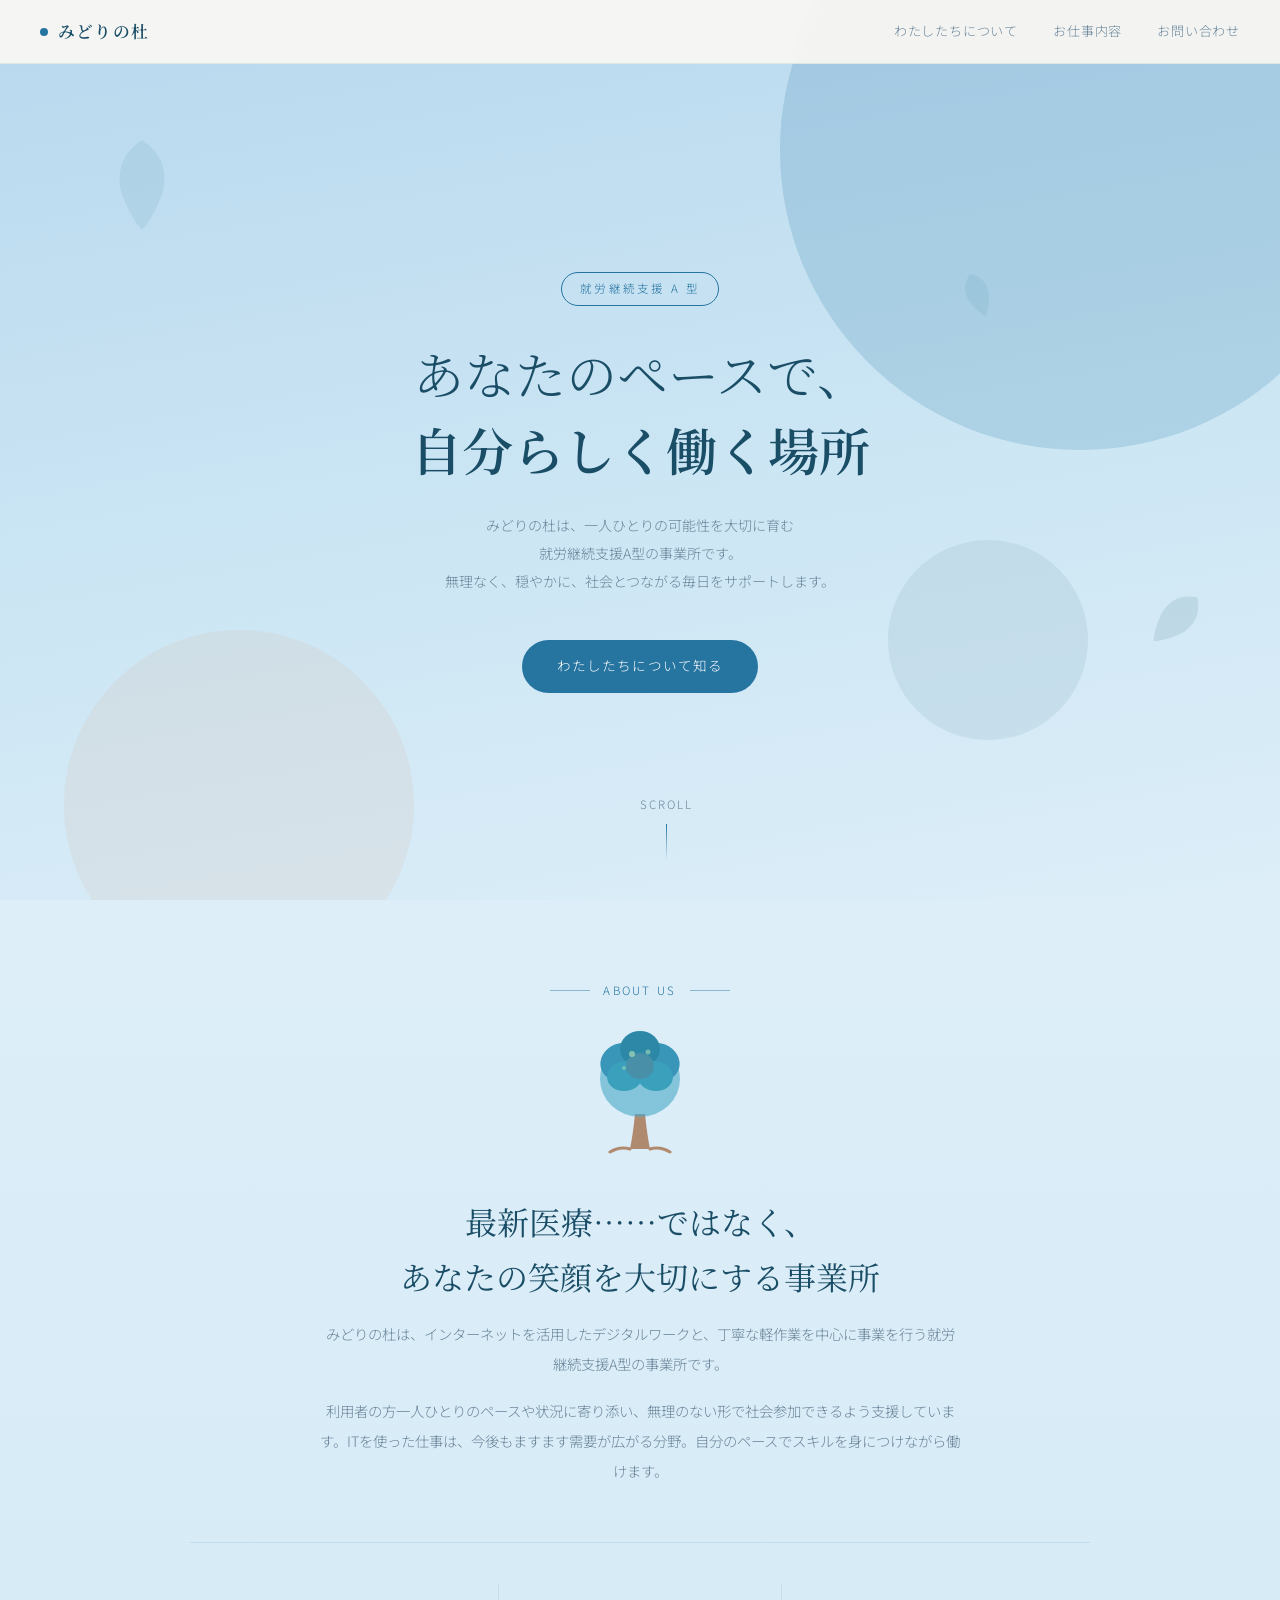
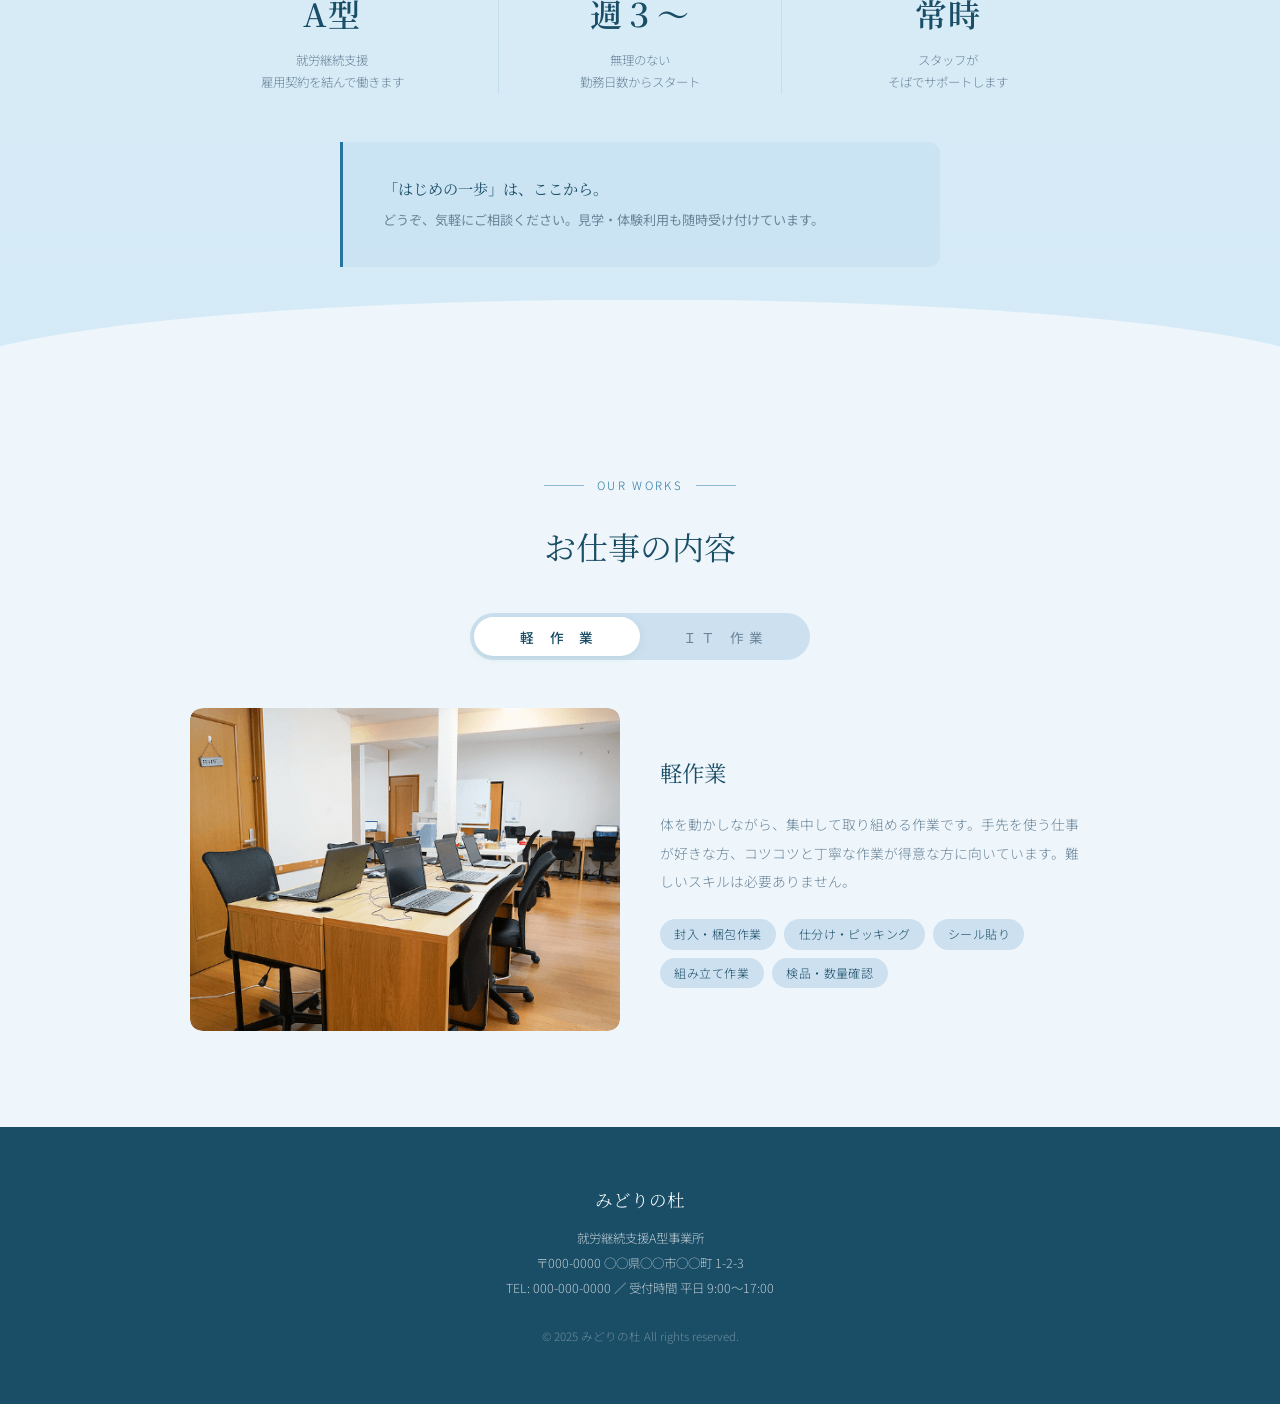
<file: サンプル/midorinomori_homepage_v4.html>
<!DOCTYPE html>
<html lang="ja">
<head>
<meta charset="UTF-8">
<meta name="viewport" content="width=device-width, initial-scale=1.0">
<title>みどりの杜 | 就労継続支援A型</title>
<link href="https://fonts.googleapis.com/css2?family=Noto+Serif+JP:wght@300;400;600&family=Noto+Sans+JP:wght@300;400;500&display=swap" rel="stylesheet">
<style>
  *, *::before, *::after { box-sizing: border-box; margin: 0; padding: 0; }

  :root {
    --sage: #cce0f0;
    --sage-mid: #8db8d4;
    --green-main: #2674a0;
    --green-dark: #1a4d66;
    --green-pale: #ddeef8;
    --cream: #eef6fb;
    --sand: #d8e8f4;
    --text: #1e3040;
    --text-muted: #6a8499;
    --accent: #d4956a;
    --radius: 12px;
  }

  body {
    font-family: 'Noto Sans JP', 'Hiragino Sans', sans-serif;
    color: var(--text);
    background: var(--cream);
    font-weight: 300;
    line-height: 1.9;
  }

  /* ── HEADER ── */
  header {
    position: fixed;
    top: 0; left: 0; right: 0;
    z-index: 100;
    background: rgba(250,248,243,0.92);
    backdrop-filter: blur(8px);
    border-bottom: 1px solid rgba(94,155,118,0.15);
    padding: 0 2.5rem;
    display: flex;
    align-items: center;
    justify-content: space-between;
    height: 64px;
  }

  .logo {
    font-family: 'Noto Serif JP', serif;
    font-size: 1.05rem;
    font-weight: 600;
    color: var(--green-dark);
    letter-spacing: 0.08em;
    display: flex;
    align-items: center;
    gap: 0.6rem;
  }

  .logo-dot {
    width: 8px; height: 8px;
    background: var(--green-main);
    border-radius: 50%;
  }

  nav { display: flex; gap: 2.2rem; }

  nav a {
    font-size: 0.82rem;
    color: var(--text-muted);
    text-decoration: none;
    letter-spacing: 0.06em;
    transition: color 0.25s;
  }

  nav a:hover { color: var(--green-main); }

  /* ── HERO ── */
  .hero {
    min-height: 100vh;
    position: relative;
    display: flex;
    align-items: center;
    justify-content: center;
    overflow: hidden;
    background: linear-gradient(170deg, #b8d8ee 0%, #cce6f4 55%, #ddeef8 100%);
  }

  .hero-bg {
    position: absolute;
    inset: 0;
    overflow: hidden;
  }

  .hero-circle {
    position: absolute;
    border-radius: 50%;
    opacity: 0.18;
  }

  .hero-circle-1 {
    width: 600px; height: 600px;
    background: var(--green-main);
    top: -150px; right: -100px;
  }

  .hero-circle-2 {
    width: 350px; height: 350px;
    background: var(--accent);
    bottom: -80px; left: 5%;
    opacity: 0.1;
  }

  .hero-circle-3 {
    width: 200px; height: 200px;
    background: var(--green-dark);
    top: 60%; right: 15%;
    opacity: 0.08;
  }

  /* leaf shapes */
  .leaf {
    position: absolute;
    opacity: 0.12;
  }

  .hero-inner {
    position: relative;
    text-align: center;
    padding: 8rem 2rem 4rem;
    max-width: 700px;
  }

  .hero-tag {
    display: inline-block;
    font-size: 0.72rem;
    letter-spacing: 0.2em;
    color: var(--green-main);
    border: 1px solid var(--green-main);
    border-radius: 100px;
    padding: 0.3rem 1.1rem;
    margin-bottom: 1.8rem;
    opacity: 0;
    animation: fadeUp 0.8s 0.3s forwards;
  }

  .hero h1 {
    font-family: 'Noto Serif JP', serif;
    font-size: clamp(2rem, 5vw, 3.2rem);
    font-weight: 300;
    line-height: 1.5;
    color: var(--green-dark);
    margin-bottom: 1.4rem;
    opacity: 0;
    animation: fadeUp 0.8s 0.5s forwards;
  }

  .hero h1 strong {
    font-weight: 600;
    display: block;
  }

  .hero-sub {
    font-size: 0.88rem;
    color: var(--text-muted);
    line-height: 2;
    max-width: 480px;
    margin: 0 auto 2.8rem;
    opacity: 0;
    animation: fadeUp 0.8s 0.7s forwards;
  }

  .hero-cta {
    display: inline-flex;
    align-items: center;
    gap: 0.6rem;
    background: var(--green-main);
    color: #fff;
    text-decoration: none;
    font-size: 0.85rem;
    letter-spacing: 0.08em;
    padding: 0.85rem 2.2rem;
    border-radius: 100px;
    transition: background 0.25s, transform 0.2s;
    opacity: 0;
    animation: fadeUp 0.8s 0.9s forwards;
  }

  .hero-cta:hover {
    background: var(--green-dark);
    transform: translateY(-2px);
  }

  .hero-scroll {
    position: absolute;
    bottom: 2.5rem;
    left: 50%;
    transform: translateX(-50%);
    display: flex;
    flex-direction: column;
    align-items: center;
    gap: 0.5rem;
    font-size: 0.72rem;
    letter-spacing: 0.18em;
    color: var(--text-muted);
    opacity: 0;
    animation: fadeUp 0.8s 1.2s forwards;
  }

  .scroll-line {
    width: 1px;
    height: 36px;
    background: linear-gradient(to bottom, var(--green-main), transparent);
    animation: scrollDown 1.8s 1.5s ease-in-out infinite;
  }

  @keyframes scrollDown {
    0%, 100% { transform: scaleY(0); transform-origin: top; }
    50% { transform: scaleY(1); transform-origin: top; }
  }

  /* ── SECTION BASE ── */
  section { padding: 6rem 2rem; }

  .section-inner { max-width: 900px; margin: 0 auto; }

  .section-label {
    display: flex;
    align-items: center;
    justify-content: center;
    gap: 0.8rem;
    font-size: 0.72rem;
    letter-spacing: 0.2em;
    color: var(--green-main);
    text-transform: uppercase;
    margin-bottom: 1.4rem;
  }

  .section-label::before,
  .section-label::after {
    content: '';
    flex: 1;
    max-width: 40px;
    height: 1px;
    background: var(--sage-mid);
  }

  .section-title {
    font-family: 'Noto Serif JP', serif;
    font-size: clamp(1.4rem, 3vw, 2rem);
    font-weight: 400;
    text-align: center;
    color: var(--green-dark);
    line-height: 1.7;
    margin-bottom: 1rem;
  }

  /* ── VALUES ── */
  .values {
    background: linear-gradient(to bottom, #ddeef8 0%, #d4eaf6 100%);
    position: relative;
    overflow: hidden;
    padding-top: 5rem;
    padding-bottom: 7rem;
  }

  .values::before {
    content: '';
    position: absolute;
    bottom: -1px; left: 0; right: 0;
    height: 80px;
    background: var(--cream);
    clip-path: ellipse(55% 100% at 50% 100%);
  }

  .tree-wrap {
    display: flex;
    justify-content: center;
    margin-bottom: 2.5rem;
  }

  .values-body {
    text-align: center;
    max-width: 640px;
    margin: 0 auto;
  }

  .values-body p {
    font-size: 0.9rem;
    color: var(--text-muted);
    line-height: 2.1;
    margin-bottom: 1rem;
  }

  .values-cards {
    display: grid;
    grid-template-columns: repeat(3, 1fr);
    gap: 1.2rem;
    margin-top: 3rem;
  }

  .val-card {
    background: #fff;
    border-radius: var(--radius);
    padding: 1.8rem 1.4rem;
    text-align: center;
    border: 1px solid rgba(200,218,200,0.5);
    transition: transform 0.25s, box-shadow 0.25s;
  }

  .val-card:hover {
    transform: translateY(-4px);
    box-shadow: 0 8px 30px rgba(94,155,118,0.12);
  }

  .val-icon {
    width: 48px; height: 48px;
    background: var(--sage);
    border-radius: 50%;
    margin: 0 auto 1rem;
    display: flex;
    align-items: center;
    justify-content: center;
  }

  .val-card h3 {
    font-family: 'Noto Serif JP', serif;
    font-size: 0.95rem;
    font-weight: 600;
    color: var(--green-dark);
    margin-bottom: 0.5rem;
  }

  .val-card p {
    font-size: 0.8rem;
    color: var(--text-muted);
    line-height: 1.9;
  }

  /* ── WORKS ── */
  .works { background: var(--cream); }

  .tabs {
    display: flex;
    justify-content: center;
    gap: 0;
    background: var(--sage);
    border-radius: 100px;
    padding: 4px;
    max-width: 340px;
    margin: 2.5rem auto 3rem;
  }

  .tab-btn {
    flex: 1;
    padding: 0.6rem 1.6rem;
    border: none;
    background: transparent;
    border-radius: 100px;
    font-family: 'Noto Sans JP', sans-serif;
    font-size: 0.85rem;
    color: var(--text-muted);
    cursor: pointer;
    transition: all 0.3s ease;
    font-weight: 400;
    letter-spacing: 0.05em;
    white-space: nowrap;
  }

  .tab-btn.active {
    background: #fff;
    color: var(--green-dark);
    font-weight: 500;
    box-shadow: 0 2px 8px rgba(94,155,118,0.15);
  }

  .tab-panel { display: none; }
  .tab-panel.active { display: block; animation: fadeIn 0.4s ease; }

  @keyframes fadeIn { from { opacity: 0; transform: translateY(8px); } to { opacity: 1; transform: none; } }

  .work-grid {
    display: grid;
    grid-template-columns: 1fr 1fr;
    gap: 2.5rem;
    align-items: center;
  }

  .work-visual {
    border-radius: var(--radius);
    overflow: hidden;
    aspect-ratio: 4/3;
    background: var(--sage);
    display: flex;
    align-items: center;
    justify-content: center;
  }

  .work-text h3 {
    font-family: 'Noto Serif JP', serif;
    font-size: 1.4rem;
    font-weight: 400;
    color: var(--green-dark);
    margin-bottom: 1rem;
  }

  .work-text p {
    font-size: 0.86rem;
    color: var(--text-muted);
    line-height: 2.1;
    margin-bottom: 1.4rem;
  }

  .work-items {
    display: flex;
    flex-wrap: wrap;
    gap: 0.5rem;
  }

  .work-tag {
    font-size: 0.75rem;
    background: var(--sage);
    color: var(--green-dark);
    border-radius: 100px;
    padding: 0.25rem 0.9rem;
    letter-spacing: 0.04em;
  }

  /* ── FOOTER ── */
  footer {
    background: var(--green-dark);
    color: rgba(255,255,255,0.7);
    padding: 3.5rem 2rem;
    text-align: center;
  }

  .footer-logo {
    font-family: 'Noto Serif JP', serif;
    font-size: 1.1rem;
    color: #fff;
    margin-bottom: 0.6rem;
  }

  footer p { font-size: 0.78rem; line-height: 2; }

  @keyframes fadeUp {
    from { opacity: 0; transform: translateY(20px); }
    to { opacity: 1; transform: none; }
  }

  @media (max-width: 680px) {
    .values-cards { grid-template-columns: 1fr; }
    .work-grid { grid-template-columns: 1fr; }
    header nav { display: none; }
  }
</style>
</head>
<body>

<!-- HEADER -->
<header>
  <div class="logo">
    <div class="logo-dot"></div>
    みどりの杜
  </div>
  <nav>
    <a href="#about">わたしたちについて</a>
    <a href="#works">お仕事内容</a>
    <a href="#contact">お問い合わせ</a>
  </nav>
</header>

<!-- HERO -->
<section class="hero">
  <div class="hero-bg">
    <div class="hero-circle hero-circle-1"></div>
    <div class="hero-circle hero-circle-2"></div>
    <div class="hero-circle hero-circle-3"></div>

    <!-- Decorative leaves -->
    <svg class="leaf" style="top:15%;left:8%;width:80px;" viewBox="0 0 80 100">
      <path d="M40 5 Q70 25 60 60 Q50 85 40 95 Q30 85 20 60 Q10 25 40 5Z" fill="#4a8fa8"/>
    </svg>
    <svg class="leaf" style="top:65%;right:6%;width:55px;transform:rotate(45deg);" viewBox="0 0 80 100">
      <path d="M40 5 Q70 25 60 60 Q50 85 40 95 Q30 85 20 60 Q10 25 40 5Z" fill="#2d6278"/>
    </svg>
    <svg class="leaf" style="top:30%;right:22%;width:40px;transform:rotate(-20deg);" viewBox="0 0 80 100">
      <path d="M40 5 Q70 25 60 60 Q50 85 40 95 Q30 85 20 60 Q10 25 40 5Z" fill="#4a8fa8"/>
    </svg>
  </div>

  <div class="hero-inner">
    <div class="hero-tag">就労継続支援 A 型</div>
    <h1>
      あなたのペースで、<br>
      <strong>自分らしく働く場所</strong>
    </h1>
    <p class="hero-sub">
      みどりの杜は、一人ひとりの可能性を大切に育む<br>
      就労継続支援A型の事業所です。<br>
      無理なく、穏やかに、社会とつながる毎日をサポートします。
    </p>
    <a href="#about" class="hero-cta">わたしたちについて知る</a>
  </div>

  <div class="hero-scroll">
    SCROLL
    <div class="scroll-line"></div>
  </div>
</section>

<!-- VALUES -->
<section class="values" id="about">
  <div class="section-inner">
    <div class="section-label">ABOUT US</div>

    <!-- Tree SVG (like image 2) -->
    <div class="tree-wrap">
      <svg width="120" height="130" viewBox="0 0 120 130" fill="none" xmlns="http://www.w3.org/2000/svg">
        <!-- trunk -->
        <path d="M55 90 Q53 110 50 125 L70 125 Q67 110 65 90Z" fill="#b08a6e"/>
        <!-- roots -->
        <path d="M50 125 Q40 122 30 128" stroke="#b08a6e" stroke-width="3" fill="none" stroke-linecap="round"/>
        <path d="M70 125 Q80 122 90 128" stroke="#b08a6e" stroke-width="3" fill="none" stroke-linecap="round"/>
        <!-- leaves cluster -->
        <ellipse cx="60" cy="55" rx="40" ry="38" fill="#4aaac8" opacity="0.6"/>
        <!-- individual leaves -->
        <ellipse cx="42" cy="38" rx="22" ry="19" fill="#3a96b8" transform="rotate(-20,42,38)"/>
        <ellipse cx="78" cy="38" rx="22" ry="19" fill="#3a96b8" transform="rotate(20,78,38)"/>
        <ellipse cx="60" cy="25" rx="20" ry="18" fill="#2d88a8"/>
        <ellipse cx="45" cy="52" rx="18" ry="15" fill="#3aa0bc" transform="rotate(-10,45,52)"/>
        <ellipse cx="75" cy="52" rx="18" ry="15" fill="#3aa0bc" transform="rotate(10,75,52)"/>
        <!-- center -->
        <ellipse cx="60" cy="42" rx="14" ry="13" fill="#4a8fa8"/>
        <!-- highlight dots -->
        <circle cx="52" cy="30" r="3" fill="#a8dbb8" opacity="0.7"/>
        <circle cx="68" cy="28" r="2.5" fill="#a8dbb8" opacity="0.6"/>
        <circle cx="44" cy="44" r="2" fill="#a8dbb8" opacity="0.5"/>
      </svg>
    </div>

    <h2 class="section-title">最新医療……ではなく、<br>あなたの笑顔を大切にする事業所</h2>

    <div class="values-body">
      <p>みどりの杜は、インターネットを活用したデジタルワークと、丁寧な軽作業を中心に事業を行う就労継続支援A型の事業所です。</p>
      <p>利用者の方一人ひとりのペースや状況に寄り添い、無理のない形で社会参加できるよう支援しています。ITを使った仕事は、今後もますます需要が広がる分野。自分のペースでスキルを身につけながら働けます。</p>
    </div>

    <!-- extended info strip -->
    <div style="display:grid;grid-template-columns:repeat(3,1fr);gap:1.5rem;margin-top:3.5rem;padding-top:2.5rem;border-top:1px solid rgba(38,116,160,0.12);">
      <div style="text-align:center;">
        <div style="font-family:'Noto Serif JP',serif;font-size:2rem;font-weight:600;color:var(--green-dark);letter-spacing:0.04em;">A型</div>
        <div style="font-size:0.78rem;color:var(--text-muted);margin-top:0.3rem;line-height:1.8;">就労継続支援<br>雇用契約を結んで働きます</div>
      </div>
      <div style="text-align:center;border-left:1px solid rgba(38,116,160,0.1);border-right:1px solid rgba(38,116,160,0.1);">
        <div style="font-family:'Noto Serif JP',serif;font-size:2rem;font-weight:600;color:var(--green-dark);letter-spacing:0.04em;">週３〜</div>
        <div style="font-size:0.78rem;color:var(--text-muted);margin-top:0.3rem;line-height:1.8;">無理のない<br>勤務日数からスタート</div>
      </div>
      <div style="text-align:center;">
        <div style="font-family:'Noto Serif JP',serif;font-size:2rem;font-weight:600;color:var(--green-dark);letter-spacing:0.04em;">常時</div>
        <div style="font-size:0.78rem;color:var(--text-muted);margin-top:0.3rem;line-height:1.8;">スタッフが<br>そばでサポートします</div>
      </div>
    </div>

    <!-- quote / catch -->
    <div style="margin-top:3rem;padding:2rem 2.5rem;background:rgba(38,116,160,0.06);border-left:3px solid var(--green-main);border-radius:0 var(--radius) var(--radius) 0;max-width:600px;margin-left:auto;margin-right:auto;">
      <p style="font-family:'Noto Serif JP',serif;font-size:0.95rem;color:var(--green-dark);line-height:2;font-weight:400;">「はじめの一歩」は、ここから。<br>
      <span style="font-size:0.82rem;color:var(--text-muted);font-family:'Noto Sans JP',sans-serif;">どうぞ、気軽にご相談ください。見学・体験利用も随時受け付けています。</span></p>
    </div>
  </div>
</section>

<!-- WORKS -->
<section class="works" id="works">
  <div class="section-inner">
    <div class="section-label">OUR WORKS</div>
    <h2 class="section-title">お仕事の内容</h2>

    <div class="tabs" role="tablist">
      <button class="tab-btn active" role="tab" data-tab="light">軽　作　業</button>
      <button class="tab-btn" role="tab" data-tab="it">Ｉ Ｔ　作 業</button>
    </div>

    <!-- 軽作業 panel -->
    <div class="tab-panel active" id="panel-light">
      <div class="work-grid">
        <div class="work-visual" style="background:none;">
          <img src="[data-uri]" alt="軽作業スペース" style="width:100%;height:100%;object-fit:cover;border-radius:12px;"/>
        </div>
        <div class="work-text">
          <h3>軽作業</h3>
          <p>体を動かしながら、集中して取り組める作業です。手先を使う仕事が好きな方、コツコツと丁寧な作業が得意な方に向いています。難しいスキルは必要ありません。</p>
          <div class="work-items">
            <span class="work-tag">封入・梱包作業</span>
            <span class="work-tag">仕分け・ピッキング</span>
            <span class="work-tag">シール貼り</span>
            <span class="work-tag">組み立て作業</span>
            <span class="work-tag">検品・数量確認</span>
          </div>
        </div>
      </div>
    </div>

    <!-- IT作業 panel -->
    <div class="tab-panel" id="panel-it">
      <div class="work-grid">
        <div class="work-visual" style="background:none;">
          <img src="[data-uri]" alt="IT作業スペース" style="width:100%;height:100%;object-fit:cover;border-radius:12px;"/>
        </div>
        <div class="work-text">
          <h3>IT作業</h3>
          <p>パソコンを使ったデジタルワークです。初めての方でも基礎から丁寧に教えます。スキルを身につけながら働けるので、将来の就職にも活かせます。リモート対応の案件も多数あります。</p>
          <div class="work-items">
            <span class="work-tag">WEB記事ライティング</span>
            <span class="work-tag">データ入力・整理</span>
            <span class="work-tag">画像編集</span>
            <span class="work-tag">SNS運用補助</span>
            <span class="work-tag">ECサイト出品補助</span>
          </div>
        </div>
      </div>
    </div>
  </div>
</section>

<!-- FOOTER -->
<footer id="contact">
  <div class="footer-logo">みどりの杜</div>
  <p>就労継続支援A型事業所<br>
  〒000-0000 ○○県○○市○○町 1-2-3<br>
  TEL: 000-000-0000 ／ 受付時間 平日 9:00〜17:00</p>
  <p style="margin-top:1.5rem;font-size:0.72rem;opacity:0.5;">© 2025 みどりの杜 All rights reserved.</p>
</footer>

<script>
  const tabs = document.querySelectorAll('.tab-btn');
  tabs.forEach(btn => {
    btn.addEventListener('click', () => {
      tabs.forEach(b => b.classList.remove('active'));
      btn.classList.add('active');

      document.querySelectorAll('.tab-panel').forEach(p => p.classList.remove('active'));
      const target = btn.dataset.tab;
      document.getElementById('panel-' + target).classList.add('active');
    });
  });

  // smooth scroll
  document.querySelectorAll('a[href^="#"]').forEach(a => {
    a.addEventListener('click', e => {
      e.preventDefault();
      const el = document.querySelector(a.getAttribute('href'));
      if (el) el.scrollIntoView({ behavior: 'smooth' });
    });
  });
</script>

</body>
</html>
</file>
<file: css/style.css>
/* デバイス共通 */
html {
  height: 100%;
  font-size: calc(10 / 960 * 100vw);
}

body {
  width: 100%;
  height: 100%;
  font-size: 1.4rem;
  font-family: "M PLUS Rounded 1c", sans-serif;
}

main {
  width: 100%;
}

img {
  width: 100%;
  height: 100%;
  object-fit: cover;
}

footer {
  width: 100%;
  height: 8rem;
  display: flex;
  justify-content: center;
  align-items: end;
  position: sticky;
  top: 100vh;
}

h2 {
  font-family: "Noto Sans JP", sans-serif;
  font-weight: bold;
}

h3 {
  font-weight: bold;
}

/* PC表示 */
header,
footer {
  padding: 0 2%;
}

section {
  padding: 0 15%;
}

h1 {
  font-size: 3.2rem;
}

h2 {
  font-size: 2.6rem;
  margin-bottom: 2rem;
}

h3 {
  font-size: 2.2rem;
}

/* スマホ表示 */
@media screen and (max-width: 960px) {
  html {
    font-size: calc(10 / 400 * 100vw);
  }

  header,
  footer {
    padding: 0 3%;
  }

  section {
    padding: 0 10%;
  }

  h1 {
    font-size: 2.2rem;
  }

  h2 {
    font-size: 2rem;
  }

  h3 {
    font-size: 1.8rem;
  }
}
</file>
<file: css/works.css>
:root {
  --side-width: 9rem;
  --sect-label-font-size: 1.2rem; /* タイトルの上のラベル */
  --cream: #eff9fd; /* デフォルトの背景 */
  --main-color: #3aabdb;
}

body {
  background: var(--cream);
  line-height: 1.95;
}

/* ============================================================
   事業所について
============================================================ */

.works_area {
  padding: 3rem var(--side-width) 10rem;
}

/* セクションラベル */
.work_label {
  display: block;
  width: fit-content;

  padding: 0.5rem 1rem;
  letter-spacing: 0.3rem;

  margin: 0 auto;
  font-size: var(--sect-label-font-size);
  color: var(--main-color);

  outline: 0.1rem solid var(--main-color);
  border-radius: 100px;
}

/* タイトル（事業所について） */
.works_title {
  text-align: center;
  letter-spacing: 0.3rem;
}

/* 説明文 */
.works_description {
  padding-right: 1rem;
  padding-left: 1rem;
  text-align: center;
  margin-top: 1rem;
}

/* ┌─────────────────────────────────────────┐
   │ 企業理念・価値観                        │
   └─────────────────────────────────────────┘ */

/* 企業理念セクション外枠 */
.philosophy_area {
  padding: 0 var(--side-width);
  text-align: center;
  margin-bottom: 8rem;
}

.section_label {
  display: flex;
  align-items: center;
  justify-content: center;
  gap: 1.5rem;
  width: fit-content;
  font-size: var(--sect-label-font-size);
  letter-spacing: 0.4rem;
  color: var(--main-color);
  margin: 0 auto;
}

.section_label::before,
.section_label::after {
  content: "";
  width: 3.5rem;
  height: 1px;
  background-color: var(--main-color);
  opacity: 0.2;
}

/* タイトル（私たちが大切にしている価値観） */
.section_title {
  letter-spacing: 0.15rem;
  margin-top: 1.5rem;
}

/* キャッチコピー（大きな文字） */
.philosophy_catch {
  font-size: 3.2rem;
  font-weight: 400;
  margin-top: 1.5rem;
  line-height: 1.5;
  letter-spacing: 0.2rem;
  color: #1a3a4a;
}

/* 説明文 */
.philosophy_description {
  max-width: 50rem;
  margin: 2rem auto 0;
  line-height: 2;
  text-align: left;
}

/* ┌─────────────────────────────────────────┐
   │ 作業内容（タブセクション）               │
   └─────────────────────────────────────────┘ */

/* セクション外枠 */
.works_tab_area {
  text-align: center;
}

/* セクションタイトル */
.works_tab_title {
  font-family: "Zen Maru Gothic", sans-serif;
  letter-spacing: 0.15rem;
  margin-top: 0;
  font-weight: normal;
}

/* セクション説明文 */
.works_tab_description {
  padding-top: 2rem;
  margin-bottom: 3rem;
}

/*タブ切り替え全体のスタイル*/
.tabs {
  display: flex;
  flex-wrap: wrap;
  padding-bottom: 4rem;
  box-shadow: 0 0.2rem 1.2rem rgba(0, 0, 0, 0.08);
  margin: 0 auto;
  border-radius: 2rem;
  background: linear-gradient(to bottom, #c5e8f7, #eff9fd);
}

/*タブのスタイル*/
.tab_item {
  display: block;
  width: calc(100% / 2);
  height: 5rem;
  border-bottom: 0.3rem solid #5bc8f5;
  border-radius: 2rem;
  background-color: #dcf2fc;
  font-weight: bold;
  line-height: 5rem;
  color: #565656;
  text-align: center;
  transition: all 0.2s ease;
}
.tab_item:hover {
  opacity: 0.75;
}

/*ラジオボタンを全て消す*/
input[name="tab_item"] {
  display: none;
}

/*タブ切り替えの中身のスタイル*/
.tab_content {
  display: none;
  width: 100%;
  padding: 4rem 4rem 0;
  overflow: hidden;
}

/*選択されているタブのコンテンツのみを表示*/
#all:checked ~ #all_content,
#programming:checked ~ #programming_content {
  display: block;
  background: linear-gradient(to bottom, #c5e8f7, #eff9fd);
}

/*選択されているタブのスタイルを変える*/
.tabs input:checked + .tab_item {
  background-color: #3aabdb;
  color: #fff;
}

.works_tab_button {
  display: inline-block;
  margin-top: 5rem;
  padding: 1rem 2rem;
  background-color: var(--main-color);
  color: white;
  border-radius: 100px;
  position: relative;
  margin-bottom: 3rem;
  font-weight: normal;
}

.works_tab_button::after {
  content: "";
  height: 1rem;
  width: 1rem;

  position: absolute;
  top: -1.5rem;
  left: 50%;
  transform: translateX(-50%);
  clip-path: polygon(50% 0, 100% 100%, 0 100%);

  background-color: var(--main-color);
}

/* ┌─────────────────────────────────────────┐
   │ タブの内容                        │
   └─────────────────────────────────────────┘ */

.works_content {
  height: 30rem;

  display: flex;
  justify-content: center;
  gap: 5rem;
}

.work_link {
  display: block;
  cursor: pointer;
}

.works_image {
  width: calc((100% - 5rem) / 2);
  border-radius: 1rem;
}

.works_content_text {
  width: calc((100% - 5rem) / 2);
  text-align: left;
}

.works_tab_wrapper {
  display: flex;
  flex-wrap: wrap;
  gap: 1rem;
}

.works_tab_item {
  padding: 0.5rem 2rem;
  font-size: 1.2rem;
  font-weight: normal;
  background-color: rgba(58, 171, 219, 0.15);
  color: var(--main-color);
  border: 1px solid var(--main-color);
  border-radius: 100px;
}

/* ┌─────────────────────────────────────────┐
   │ スマホ　向けレスポンシブ                   │
   └─────────────────────────────────────────┘ */

@media (max-width: 960px) {
  :root {
    --side-width: 0rem;
  }

  body {
    line-height: 1.4;
  }

  /* ┌─────────────────────────────────────────┐
   │ 事業所について                       │
   └─────────────────────────────────────────┘ */
  /* セクションラベル */
  .work_label {
    margin: 0 auto 2rem;
  }

  .works_area {
    padding: 3rem 0 5rem 0;
    margin-bottom: 3rem;
  }

  /* ┌─────────────────────────────────────────┐
     │ 企業理念・価値観                        │
     └─────────────────────────────────────────┘ */

  /* 企業理念セクション外枠 */
  .philosophy_area {
    margin-bottom: 5rem;
    padding-right: 1rem;
    padding-left: 1rem;
  }

  /* キャッチコピー（大きな文字） */
  .philosophy_catch {
    font-size: 2.4rem;
  }

  /* 説明文 */
  .philosophy_description {
    line-height: 1.9;
  }

  /* ┌─────────────────────────────────────────┐
     │ 作業の内容                        │
     └─────────────────────────────────────────┘ */

  /*タブ切り替えの中身のスタイル*/
  .tab_content {
    padding: 1.5rem 1.5rem 0;
  }

  /* ┌─────────────────────────────────────────┐
   │ タブの内容                        │
   └─────────────────────────────────────────┘ */

  .works_content {
    height: 45rem;
    flex-direction: column;
    gap: 1rem;
  }

  .works_image {
    width: 100%;
  }

  .works_content_text {
    width: 100%;
  }
}
</file>
<file: サンプル/linkworks/css/works_style.css>
*,
*::before,
*::after {
  box-sizing: border-box;
  margin: 0;
  padding: 0;
}

:root {
  --blue-deep: #1b3a4f;
  --blue-main: #2a6b8a;
  --blue-mid: #4a95b5;
  --blue-light: #7cbad4;
  --blue-pale: #d0e8f2;
  --blue-wash: #e8f3f9;
  --cream: #f5f9fb;
  --accent: #c4785a;
  --text: #263845;
  --text-sub: #5a7a8e;
  --white: #ffffff;
  --radius: 10px;
  --radius-lg: 18px;
}

body {
  font-family: "Zen Kaku Gothic New", "Hiragino Sans", sans-serif;
  color: var(--text);
  background: var(--cream);
  font-weight: 400;
  line-height: 1.95;
  font-size: 15px;
  -webkit-font-smoothing: antialiased;
}

/* ── HEADER ── */
header {
  position: fixed;
  top: 0;
  left: 0;
  right: 0;
  z-index: 100;
  background: rgba(245, 249, 251, 0.88);
  backdrop-filter: blur(12px);
  -webkit-backdrop-filter: blur(12px);
  border-bottom: 1px solid rgba(42, 107, 138, 0.08);
  padding: 0 2.5rem;
  display: flex;
  align-items: center;
  justify-content: space-between;
  height: 60px;
  transition: background 0.3s, box-shadow 0.3s;
}

.logo {
  font-family: "Noto Serif JP", serif;
  font-size: 1rem;
  font-weight: 500;
  color: var(--blue-deep);
  letter-spacing: 0.1em;
  display: flex;
  align-items: center;
  gap: 0.5rem;
  text-decoration: none;
}

.logo-mark {
  width: 7px;
  height: 7px;
  background: var(--blue-main);
  border-radius: 50%;
}

nav {
  display: flex;
  gap: 2rem;
}

nav a {
  font-size: 0.78rem;
  color: var(--text-sub);
  text-decoration: none;
  letter-spacing: 0.06em;
  transition: color 0.25s;
  font-weight: 400;
}

nav a:hover {
  color: var(--blue-main);
}

/* ── PAGE HERO ── */
.page-hero {
  padding: 7.5rem 2rem 4.5rem;
  text-align: center;
  background: linear-gradient(175deg, #85bdd1 0%, #aad0e2 50%, #daeaf2 100%);
  position: relative;
  overflow: hidden;
}

.page-hero::after {
  content: "";
  position: absolute;
  bottom: -1px;
  left: 0;
  right: 0;
  height: 80px;
  background: var(--blue-wash);
  clip-path: polygon(0 45%, 100% 0, 100% 100%, 0 100%);
}

.hero-deco {
  position: absolute;
  border-radius: 50%;
  opacity: 0.07;
}

.hero-deco-1 {
  width: 400px;
  height: 400px;
  background: var(--blue-main);
  top: -120px;
  right: -80px;
}

.hero-deco-2 {
  width: 220px;
  height: 220px;
  background: var(--accent);
  bottom: 30px;
  left: -40px;
  opacity: 0.05;
}

.page-hero-label {
  font-size: 0.7rem;
  letter-spacing: 0.22em;
  color: var(--blue-main);
  display: inline-block;
  border: 1px solid rgba(42, 107, 138, 0.3);
  border-radius: 100px;
  padding: 0.25rem 1.2rem;
  margin-bottom: 1.5rem;
  position: relative;
  opacity: 0;
  animation: rise 0.7s 0.2s forwards;
}

.page-hero h1 {
  font-family: "Noto Serif JP", serif;
  font-size: clamp(2rem, 5.5vw, 4rem);
  font-weight: 300;
  color: var(--blue-deep);
  line-height: 1.4;
  letter-spacing: 0.06em;
  position: relative;
  opacity: 0;
  animation: rise 0.7s 0.35s forwards;
}

.page-hero-sub {
  font-size: 14px;
  color: var(--text-sub);
  margin-top: 1rem;
  line-height: 2;
  position: relative;
  opacity: 0;
  animation: rise 0.7s 0.5s forwards;
}

@keyframes rise {
  from {
    opacity: 0;
    transform: translateY(16px);
  }
  to {
    opacity: 1;
    transform: none;
  }
}

/* ── SECTION COMMON ── */
section {
  padding: 5rem 2rem;
}

.inner {
  max-width: 860px;
  margin: 0 auto;
}

.sec-label {
  display: flex;
  align-items: center;
  justify-content: center;
  gap: 0.7rem;
  font-size: 0.68rem;
  letter-spacing: 0.22em;
  color: var(--blue-mid);
  margin-bottom: 1.2rem;
}

.sec-label::before,
.sec-label::after {
  content: "";
  flex: 1;
  max-width: 32px;
  height: 1px;
  background: var(--blue-light);
  opacity: 0.5;
}

.sec-title {
  font-family: "Noto Serif JP", serif;
  font-size: clamp(1.25rem, 2.5vw, 1.7rem);
  font-weight: 400;
  text-align: center;
  color: var(--blue-deep);
  line-height: 1.7;
  margin-bottom: 0.8rem;
}

.sec-desc {
  text-align: center;
  font-size: 14px;
  color: var(--text-sub);
  max-width: 560px;
  margin: 0 auto 2.5rem;
  line-height: 2.1;
}

/* ── SECTION: PHILOSOPHY ── */
.philosophy {
  background: linear-gradient(to bottom, var(--blue-wash), var(--cream));
  padding: 2rem 2rem 3.5rem;
}


.phil-lead {
  text-align: center;
  font-size: 0.75rem;
  letter-spacing: 0.18em;
  color: var(--blue-mid);
  margin-bottom: 1.2rem;
}

.phil-message {
  max-width: 780px;
  margin: 0 auto;
  text-align: center;
}

.phil-message p.phil-catch {
  font-family: "Noto Serif JP", serif;
  font-size: clamp(1.5rem, 3.5vw, 2.4rem);
  font-weight: 300;
  color: var(--blue-deep);
  line-height: 1.4;
  letter-spacing: 0.05em;
  margin-bottom: 1.8rem;
}

.phil-message p {
  font-size: 14px;
  color: var(--text-sub);
  line-height: 2;
  margin-bottom: 1rem;
}

.phil-message p:last-child {
  margin-bottom: 0;
}

/* ── SECTION 3: WORKS ── */
.works {
  background: var(--cream);
  padding-bottom: 5rem;
}

.tabs {
  display: flex;
  justify-content: center;
  gap: 0;
  background: transparent;
  border-bottom: 1px solid var(--blue-pale);
  max-width: 340px;
  margin: 2.5rem auto 0;
  padding: 0;
}

.tab-btn {
  flex: 1;
  padding: 0.7rem 1.6rem;
  border: none;
  background: transparent;
  border-bottom: 2px solid transparent;
  margin-bottom: -1px;
  font-family: "Zen Kaku Gothic New", sans-serif;
  font-size: 14px;
  color: var(--text-sub);
  cursor: pointer;
  transition: color 0.25s, border-color 0.25s;
  font-weight: 400;
  letter-spacing: 0.05em;
  white-space: nowrap;
}

.tab-btn.active {
  color: var(--blue-deep);
  font-weight: 500;
  border-bottom-color: var(--blue-main);
}

.tab-panel {
  display: none;
  margin-top: 3rem;
}

.tab-panel.active {
  display: block;
  animation: panelIn 0.45s ease;
}

@keyframes panelIn {
  from {
    opacity: 0;
    transform: translateY(10px);
  }
  to {
    opacity: 1;
    transform: none;
  }
}

.work-row {
  display: grid;
  grid-template-columns: 1fr 1fr;
  gap: 2.8rem;
  align-items: center;
}

.work-img-wrap {
  border-radius: var(--radius-lg);
  overflow: hidden;
  position: relative;
}

.work-img-wrap::after {
  content: "";
  position: absolute;
  inset: 0;
  border-radius: var(--radius-lg);
  box-shadow: inset 0 0 0 1px rgba(42, 107, 138, 0.08);
  pointer-events: none;
}

.work-img {
  width: 100%;
  aspect-ratio: 4/3;
  object-fit: cover;
  display: block;
  background: var(--blue-pale);
  transition: transform 0.45s ease;
}


.work-info h3 {
  font-family: "Noto Serif JP", serif;
  font-size: 1.3rem;
  font-weight: 400;
  color: var(--blue-deep);
  margin-bottom: 0.8rem;
  line-height: 1.6;
}

.work-info > p {
  font-size: 14px;
  color: var(--text-sub);
  line-height: 2.2;
  margin-bottom: 1.2rem;
}

.work-tags {
  display: flex;
  flex-wrap: wrap;
  gap: 0.45rem;
}

.work-tag {
  font-size: 0.73rem;
  background: var(--blue-pale);
  color: var(--blue-deep);
  border-radius: 100px;
  padding: 0.28rem 0.85rem;
  letter-spacing: 0.03em;
}

.work-points {
  margin-top: 1.5rem;
  padding: 1.2rem 1.4rem;
  background: var(--blue-wash);
  border-radius: var(--radius);
}

.work-points-title {
  font-size: 0.72rem;
  font-weight: 500;
  color: var(--blue-main);
  letter-spacing: 0.08em;
  margin-bottom: 0.6rem;
}

.work-points-list {
  list-style: none;
  display: grid;
  grid-template-columns: 1fr 1fr;
  gap: 0.3rem 1.2rem;
}

.work-points-list li {
  font-size: 0.78rem;
  color: var(--text);
  display: flex;
  align-items: baseline;
  gap: 0.45rem;
  line-height: 1.8;
}

.work-points-list li::before {
  content: "";
  width: 4px;
  height: 4px;
  border-radius: 50%;
  background: var(--blue-mid);
  flex-shrink: 0;
  margin-top: 0.55em;
}


/* ── FOOTER ── */
footer {
  background: #152d3d;
  color: rgba(255, 255, 255, 0.6);
  padding: 3rem 2rem;
  text-align: center;
}

.footer-logo {
  font-family: "Noto Serif JP", serif;
  font-size: 1rem;
  color: #fff;
  margin-bottom: 0.5rem;
  letter-spacing: 0.1em;
}

footer p {
  font-size: 0.76rem;
  line-height: 2;
}

.footer-copy {
  margin-top: 1.5rem;
  font-size: 0.7rem;
  opacity: 0.4;
}

/* ── WORKS BALLOON ── */
.works-balloon {
  text-align: center;
  margin-top: 3rem;
}

.balloon-btn {
  display: inline-block;
  position: relative;
  background: var(--blue-deep);
  color: var(--white);
  text-decoration: none;
  font-size: 0.9rem;
  font-weight: 500;
  letter-spacing: 0.08em;
  padding: 1rem 2.8rem;
  border-radius: 100px;
  box-shadow: 0 6px 24px rgba(20, 55, 80, 0.22);
  transition: transform 0.2s ease, box-shadow 0.2s ease;
}

/* 吹き出しの三角（上向き） */
.balloon-btn::before {
  content: "";
  position: absolute;
  top: -10px;
  left: 50%;
  transform: translateX(-50%);
  border: 6px solid transparent;
  border-bottom-color: var(--blue-main);
  border-top: none;
}

.balloon-btn:hover {
  transform: translateY(3px);
  box-shadow: 0 8px 24px rgba(42, 107, 138, 0.3);
}

/* ── SCROLL FADE ANIMATIONS ── */
.js-fade {
  opacity: 0;
  transform: translateY(28px);
  transition: opacity 0.65s ease, transform 0.65s ease;
}

.js-fade.js-fade--left  { transform: translateX(-32px); }
.js-fade.js-fade--right { transform: translateX(32px); }
.js-fade.is-visible     { opacity: 1; transform: none; }

/* ── HEADER SCROLL ── */
header.scrolled {
  background: rgba(245, 249, 251, 0.98);
  box-shadow: 0 2px 16px rgba(27, 58, 79, 0.08);
}

/* ── WORK IMAGE HOVER ZOOM ── */
.work-img-wrap a { display: block; }

.work-img-wrap:hover .work-img {
  transform: scale(1.04);
}

/* ── RESPONSIVE ── */
@media (max-width: 720px) {
  header {
    padding: 0 1.2rem;
  }

  header nav {
    display: none;
  }

  section {
    padding: 3.5rem 1.2rem;
  }

  .work-row {
    grid-template-columns: 1fr;
  }

  .work-points-list {
    grid-template-columns: 1fr;
  }
}
</file>
<file: css/it_light_works.css>
:root {
  --section-margin: 12rem; /* 各セクションの下に空ける余白 */
  --cream: #fff; /* ページ全体の背景（白） */
  --accent-color: #0a7ab5; /* 見出しの下線、役職名(利用者の声)、時刻の青 　⇀強調するときに使用 */
  --accent: #e4f1f8; /* CTAボタンの背景色 */
  --text-color: #333; /* 本文の文字色 */
  --blue-light: #e4f1f8; /* 一日の流れの偶数行＋CTAのボタン */
  --border: #c5dde9; /* 枠線・吹き出しの線 ----------- 一日の流れの枠線など*/
  --section-bg: #f0f7fc; /* 「業務内容」・「一日の流れ」 -----------  のセクション背景色 */
}

body {
  line-height: 1.9;
  font-family: "Noto Sans JP", sans-serif;
  font-weight: 400;
  letter-spacing: 0.04em;
  color: var(--text-color);
}

/* 見出しだけ明朝体にしたい */
.hero_title,
.overview_title,
.service_title,
.voice_title,
.flow_title,
.cta_title,
.hero_message,
.work_title {
  font-family: "Noto Serif JP", serif;
  font-weight: 500;
}

.main_label {
  font-weight: 300;
  letter-spacing: 0.3em;
  text-transform: uppercase;
}

/* ┌─────────────────────────────────────────┐
   │ メインビジュアル                        │
   └─────────────────────────────────────────┘ */
.hero_area {
  position: relative;
  padding-top: 5rem;
  margin-bottom: var(--section-margin);
}

.hero_title {
  text-align: center;
  letter-spacing: 0.3rem;
  margin-bottom: 2rem;
}

.hero_image {
  width: 55%;
  height: 45rem;
  object-fit: cover;
  border-radius: 0;
}

.hero_content {
  position: absolute;
  bottom: 6rem;
  right: 0;
  width: 55%;
  height: 35rem;

  color: white;

  padding: 3rem 4rem 2rem 2rem;
  background-color: rgba(59, 139, 181, 0.65);
  box-shadow: 0 8px 24px rgba(0, 0, 0, 0.2);
}

/* 青背景のときはラベルを薄色にする */
.hero_content .main_label {
  color: white;
}

.hero_content .main_label::after {
  background-color: #cbd5e1;
}

.main_label {
  display: block;
  font-size: 1.4rem;
  margin-bottom: 3rem;
  color: #64748b;
  letter-spacing: 0.2rem;
}

.main_label::after {
  content: "";
  display: inline-block;

  width: 3rem;
  height: 0.1rem;
  background-color: #64748b;

  vertical-align: middle;

  margin-left: 1rem;
}

.hero_message {
  font-size: 4rem;
  font-weight: 400;
  letter-spacing: 0.04em;
  line-height: 1.5;
  margin-bottom: 2rem;

  /* 文字の後ろだけ色をつける（ドラッグ選択風） */
  background-color: #1d4ed8;
  padding: 0.3rem 0.8rem;
}

.hero_description {
  font-size: 1.6rem;
  letter-spacing: 0.02em;
  line-height: 1.9;
  margin-bottom: 2rem;
  color: white;
}

/* ┌─────────────────────────────────────────┐
   │ OVERVIEW                                │
   └─────────────────────────────────────────┘ */
.overview_area {
  display: flex;
  margin: 0 auto;
  gap: 3rem;
  margin-bottom: var(--section-margin);
}

.overview_content {
  width: 60%;
}

.overview_title {
  font-size: 3rem;
  font-weight: 400;
  text-decoration: underline;
  text-underline-offset: 1rem;
  text-decoration-thickness: 0.1rem;
  text-decoration-color: var(--accent-color);

  margin-bottom: 2rem;
}

.overview_img {
  margin-top: 6rem;
  width: 35%;
  height: 30rem;
  object-fit: cover;
  border-radius: 2rem;
}

/* ┌─────────────────────────────────────────┐
   │ 作業風景                                │
   └─────────────────────────────────────────┘ */
.work_img {
  display: block;
  height: 40rem;
  object-fit: cover;
  margin: 0 auto;
  border-radius: 1rem;
}

.work_title {
  text-align: left;
  letter-spacing: 0.3rem;
}

/* ┌─────────────────────────────────────────┐
   │ 業務内容                                │
   └─────────────────────────────────────────┘ */
.service_area {
  margin-bottom: 0;
  padding: var(--section-margin) 4rem;
  background-color: var(--section-bg);
  color: var(--text-color);
}

.service_title {
  margin-bottom: 2rem;
}

.service_lead {
  margin-bottom: 2rem;
}

.service_wrapper {
  display: flex;
  justify-content: space-between;
  align-items: flex-start;
  gap: 2rem;
}

.service_item {
  flex: 1;
  background-color: #ffffff;
  border: 1px solid var(--border);
  border-radius: 0.8rem;
  color: var(--text-color);
  box-shadow: 0 2px 8px rgba(0, 0, 0, 0.08);
}

/* カードを階段状に並べるために2枚目・3枚目を下げる */
.service_item:nth-child(2) {
  margin-top: 4rem;
}
.service_item:nth-child(3) {
  margin-top: 8rem;
}

.service_img {
  width: 100%;
  height: 25rem;
  object-fit: cover;
  border-radius: 0.8rem 0.8rem 0 0;
  margin-bottom: 3rem;
}

.service_item_title {
  font-size: 2.5rem;
  font-weight: bold;
  margin-bottom: 1rem;
  padding-left: 2rem;
}

.service_item_description {
  padding: 0 2rem;
  margin-bottom: 2rem;
}

.service_list {
  padding: 0 2rem 2rem 4rem;
}

.service_list li {
  list-style: disc;
}

/* ┌─────────────────────────────────────────┐
   │ 利用者の声                              │
   └─────────────────────────────────────────┘ */
.voice_area {
  padding: var(--section-margin) 4rem;
  margin-bottom: 0;
  background-color: white;
  color: var(--text-color);
}

.voice_title {
  text-align: left;
  margin-bottom: 4rem;
}

.voice_wrapper {
  display: grid;
  grid-template-columns: 1fr 1fr;
  gap: 1rem;
}

/* 写真＋吹き出しを横並びに */
.voice_card {
  display: flex;
  gap: 1.5rem;
  align-items: flex-start;
}

.voice_photo {
  flex-shrink: 0;
  width: 11rem;
  height: 11rem;
  border-radius: 50%;
}

.voice_photo img {
  width: 100%;
  height: 100%;
  object-fit: cover;
}

.voice_quote {
  position: relative;
  background: white;
  border: 1px solid var(--border);
  border-radius: 0.5rem;
  padding: 1.5rem;
  line-height: 2;
  margin-bottom: 1rem;
  min-height: 15rem;
  color: var(--text-color);
  box-shadow: 0 2px 8px rgba(0, 0, 0, 0.05);
}

/* 吹き出しの左に三角のしっぽ */
.voice_quote::before {
  content: "";
  position: absolute;
  left: -0.6rem;
  top: 2rem;
  width: 1.2rem;
  height: 1.2rem;
  background: white;
  border-left: 1px solid var(--border);
  border-bottom: 1px solid var(--border);
  transform: rotate(45deg);
}

.voice_name {
  font-weight: bold;
}

/* ┌─────────────────────────────────────────┐
   │ 一日の流れ　CTA                        │
   └─────────────────────────────────────────┘ */
.flow_area {
  display: flex;
  align-items: center;
  justify-content: center;
  gap: 3rem;
  padding: var(--section-margin) 4rem;
  background-color: var(--section-bg);
  color: var(--text-color);
}

.flow_content {
  width: 100%;
}

.flow_title {
  text-align: center;
}

.flow_lead {
  margin-bottom: 2rem;
}

.flow_list {
  list-style: none;
}

.flow_item {
  display: flex;
  justify-content: flex-start;
  align-items: center;
  padding: 1.2rem 1rem;
  font-weight: bold;
  border-bottom: 1px solid var(--border);
}

/* 行を交互に色分けして縞模様にする */
.flow_item:nth-child(odd) {
  background-color: #ffffff;
}

.flow_item:nth-child(even) {
  background-color: var(--blue-light);
  color: #888888; /* 文字色を少し薄くして休憩っぽく */
}

.flow_time {
  padding: 0.5rem 2rem;
  color: var(--accent-color);
  font-weight: bold;
}

.flow_task {
  padding-left: 4rem;
}

/* CTA */
.cta_panel {
  margin-top: 6.5rem;
  padding: 3rem;
  background-color: #ffffff;
  border: 1px solid var(--border);
  border-radius: 2rem;
  color: var(--text-color);
  box-shadow: 0 2px 8px rgba(0, 0, 0, 0.08);
}

.cta_title {
  margin-bottom: 2rem;
}

.cta_description {
  margin-bottom: 2rem;
}

.cta_link {
  background-color: var(--blue-light);
  color: var(--text-color);
  padding: 0.5rem 2rem;
  border-radius: 2rem;
  font-weight: bold;
}

/* ┌─────────────────────────────────────────┐
   │ スマホ　向けレスポンシブ                   │
   └─────────────────────────────────────────┘ */
@media (max-width: 960px) {
  /* ヒーローは縦並びにする */
  .hero_area {
    display: flex;
    flex-direction: column;
    gap: 3rem;
  }

  .hero_content {
    position: static;
    width: 100%;
    height: auto;
  }

  .hero_image {
    width: 100%;
  }

  .overview_content {
    width: 100%;
  }

  .overview_title {
    width: 100%;
    font-size: 2.3rem;
  }

  /* スマホでは画像を隠す */
  .overview_img {
    display: none;
  }

  /* 利用者の声を2列から1列に切り替え */
  .voice_wrapper {
    grid-template-columns: 1fr;
  }

  /* 業務内容カードを横並びから縦並びに変える */
  .service_wrapper {
    flex-direction: column;
    align-items: center;
    gap: 3rem;
  }

  .service_area {
    padding: var(--section-margin) 10%;
  }

  .service_item {
    width: 100%;
  }

  /* PC版でつけた段差をスマホではなくす */
  .service_item:nth-child(2) {
    margin-top: 0rem;
  }
  .service_item:nth-child(3) {
    margin-top: 0rem;
  }

  .flow_area {
    flex-direction: column;
  }
}

.accent_color {
  color: var(--accent-color);
  font-weight: bold;
}
</file>
